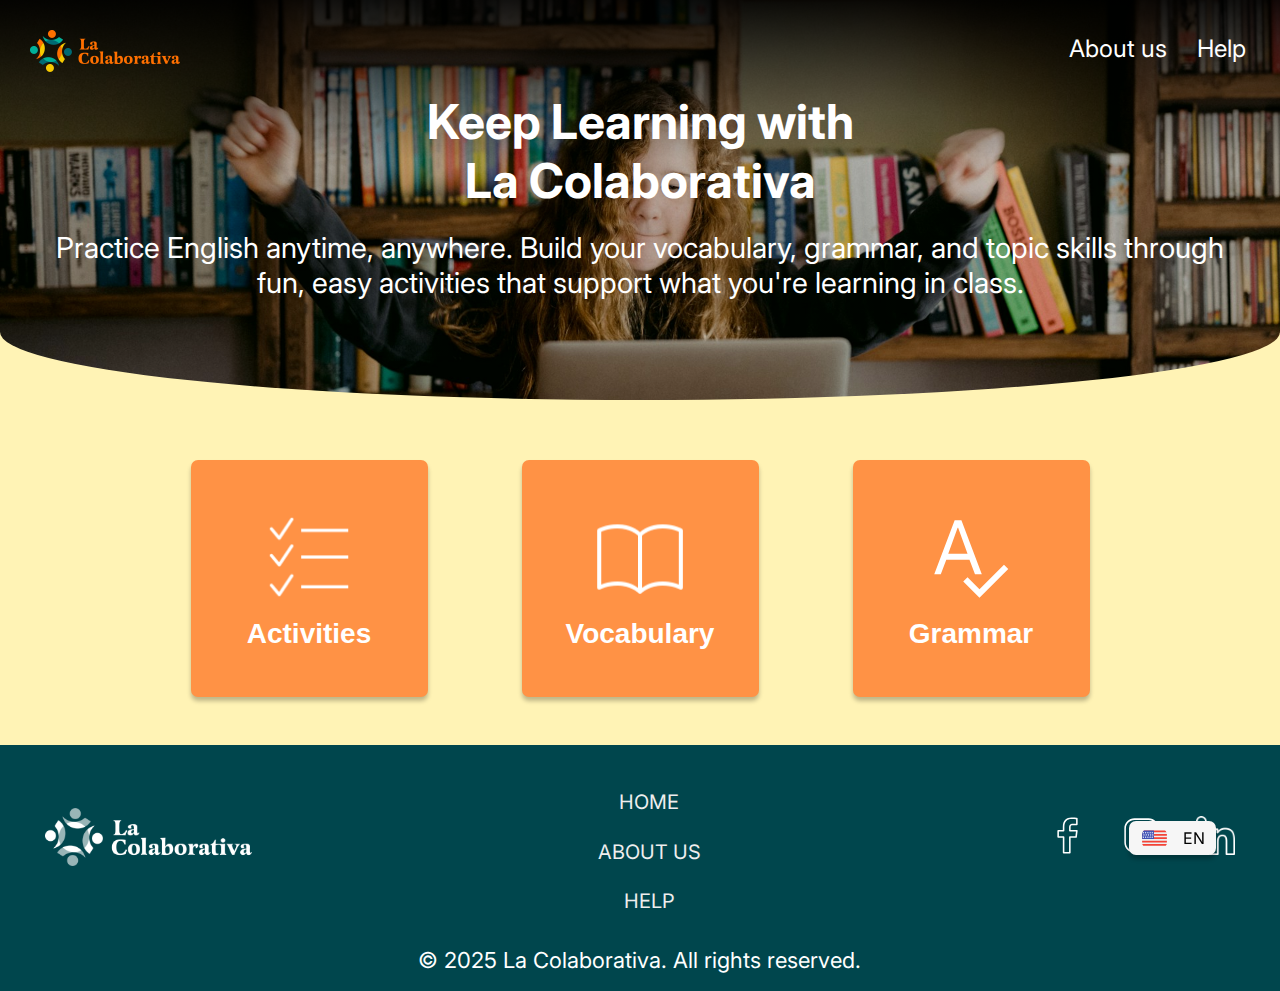
<file: index.html>
<!DOCTYPE html>
<html lang="en">
  <head>
    <meta charset="UTF-8" />
    <meta name="viewport" content="width=device-width, initial-scale=1.0" />
    <link rel="preconnect" href="https://fonts.googleapis.com" />
    <link rel="preconnect" href="https://fonts.gstatic.com" crossorigin />
    <link
      href="https://fonts.googleapis.com/css2?family=Inter:ital,opsz,wght@0,14..32,100..900;1,14..32,100..900&family=Outfit:wght@100..900&family=Roboto:ital,wght@0,100..900;1,100..900&family=Young+Serif&display=swap"
      rel="stylesheet"
    />
    <link rel="stylesheet" href="homepage/style.css" />
    <title>Homepage - ESOL - Web - Applicacion</title>
    <link rel="icon" href="media/Designer.png" type="image/png" />
  </head>
  <body>
    <header>
      <div class="logo-principal">
        <img
          class="logo-principal"
          src="media/LaColaborativa-logo.webp"
          alt="logo principal"
        />
      </div>
      <nav class="hidden about-us-help">
        <a class="enlace" href="aboutUs/about-us.html">About us</a>
        <a class="enlace" href="help/help.html">Help</a>
      </nav>

      <div class="nav">
        <img src="media/icons8-menu-50.png" alt="menu" class="menu" />

        <img
          src="media/icons8-close-50.png"
          alt="close button"
          class="close hidden"
        />
      </div>
    </header>

    <div class="language-selector">
      <div class="language selected default">
        <img class="flag" src="media/us.svg" alt="American flag" />
        <p class="text">EN</p>
      </div>
      <div class="language option hidden">
        <img
          class="flag"
          src="media/icons8-spanish-flag-48.png"
          alt="Spanish flag"
        />
        <p class="text">ES</p>
      </div>
    </div>
    <nav class="navegation">
      <br />
      <a href="aboutUs/about-us.html">About us</a>
      <hr class="linea-del-nav" />
      <a href="help/help.html">Help</a>
    </nav>
    <main>
      <section class="hero">
        <h1>
          Keep Learning with <br />
          <span>La Colaborativa</span>
        </h1>

        <p class="description">
          Practice English anytime, anywhere. Build your vocabulary, grammar,
          and topic skills through fun, easy activities that support what you're
          learning in class.
        </p>
      </section>

      <div class="principal">
        <div>
          <a href="activities/activities.html">
            <button class="activities">
              <img
                class="symbol"
                src="media/icons8-checklist-100.png"
                alt="checklist"
              />
              <p>Activities</p>
            </button></a
          >
        </div>

        <div>
          <a href="#">
            <button class="vocabulary">
              <img
                class="symbol"
                src="media/icons8-open-book-96.png"
                alt="Open book"
              />
              <p>Vocabulary</p>
            </button></a
          >
        </div>
        <div>
          <a href="#">
            <button class="grammar">
              <img
                src="media/spellcheck_80dp_FFF_FILL0_wght400_GRAD0_opsz48.svg"
                alt="spellcheck"
                class="symbol"
              />
              <p>Grammar</p>
            </button></a
          >
        </div>
      </div>
    </main>

    <footer>
      <img
        class="colaborativa-logo"
        src="media/LaColaborativa-Logo_white.png"
        alt="LaColaborativa-Logo_white"
      />
      <hr />
      <section class="links">
        <a class="footer-links" href="index.html">HOME</a>
        <hr />
        <a class="footer-links" href="aboutUs/about-us.html">ABOUT US</a>
        <hr />
        <a class="footer-links" href="help/help.html">HELP</a>
      </section>
      <hr />
      <section class="all-logos">
        <a
          href="https://www.facebook.com/lacolaborativadechelsea/"
          target="_blank"
          ><img
            class="logo"
            src="media/icons8-facebook-logo-50.svg"
            alt="Facebook logo"
        /></a>
        <a
          href="https://www.instagram.com/la_colaborativa/?hl=en"
          target="_blank"
          ><img
            class="logo"
            src="media/icons8-instagram-logo.svg"
            alt="Instagram logo"
        /></a>
        <a
          href="https://www.linkedin.com/company/la-colaborativa#:~:text=Levantando%20al%20pueblo%20~%20Lifting%20people%20up%20%7C,Chelsea%2C%20East%20Boston%2C%20Everett%2C%20Lynn%2C%20Revere%2C%20and%20Malden."
          target="_blank"
        >
          <img
            class="logo"
            src="media/icons8-instagram-logo.png"
            alt="Linkedin logo"
        /></a>
      </section>
      <div class="footer-last-text">
        <p class="last-text">© 2025 La Colaborativa. All rights reserved.</p>
      </div>
    </footer>

    <script src="homepage/script.js"></script>
  </body>
</html>
</file>
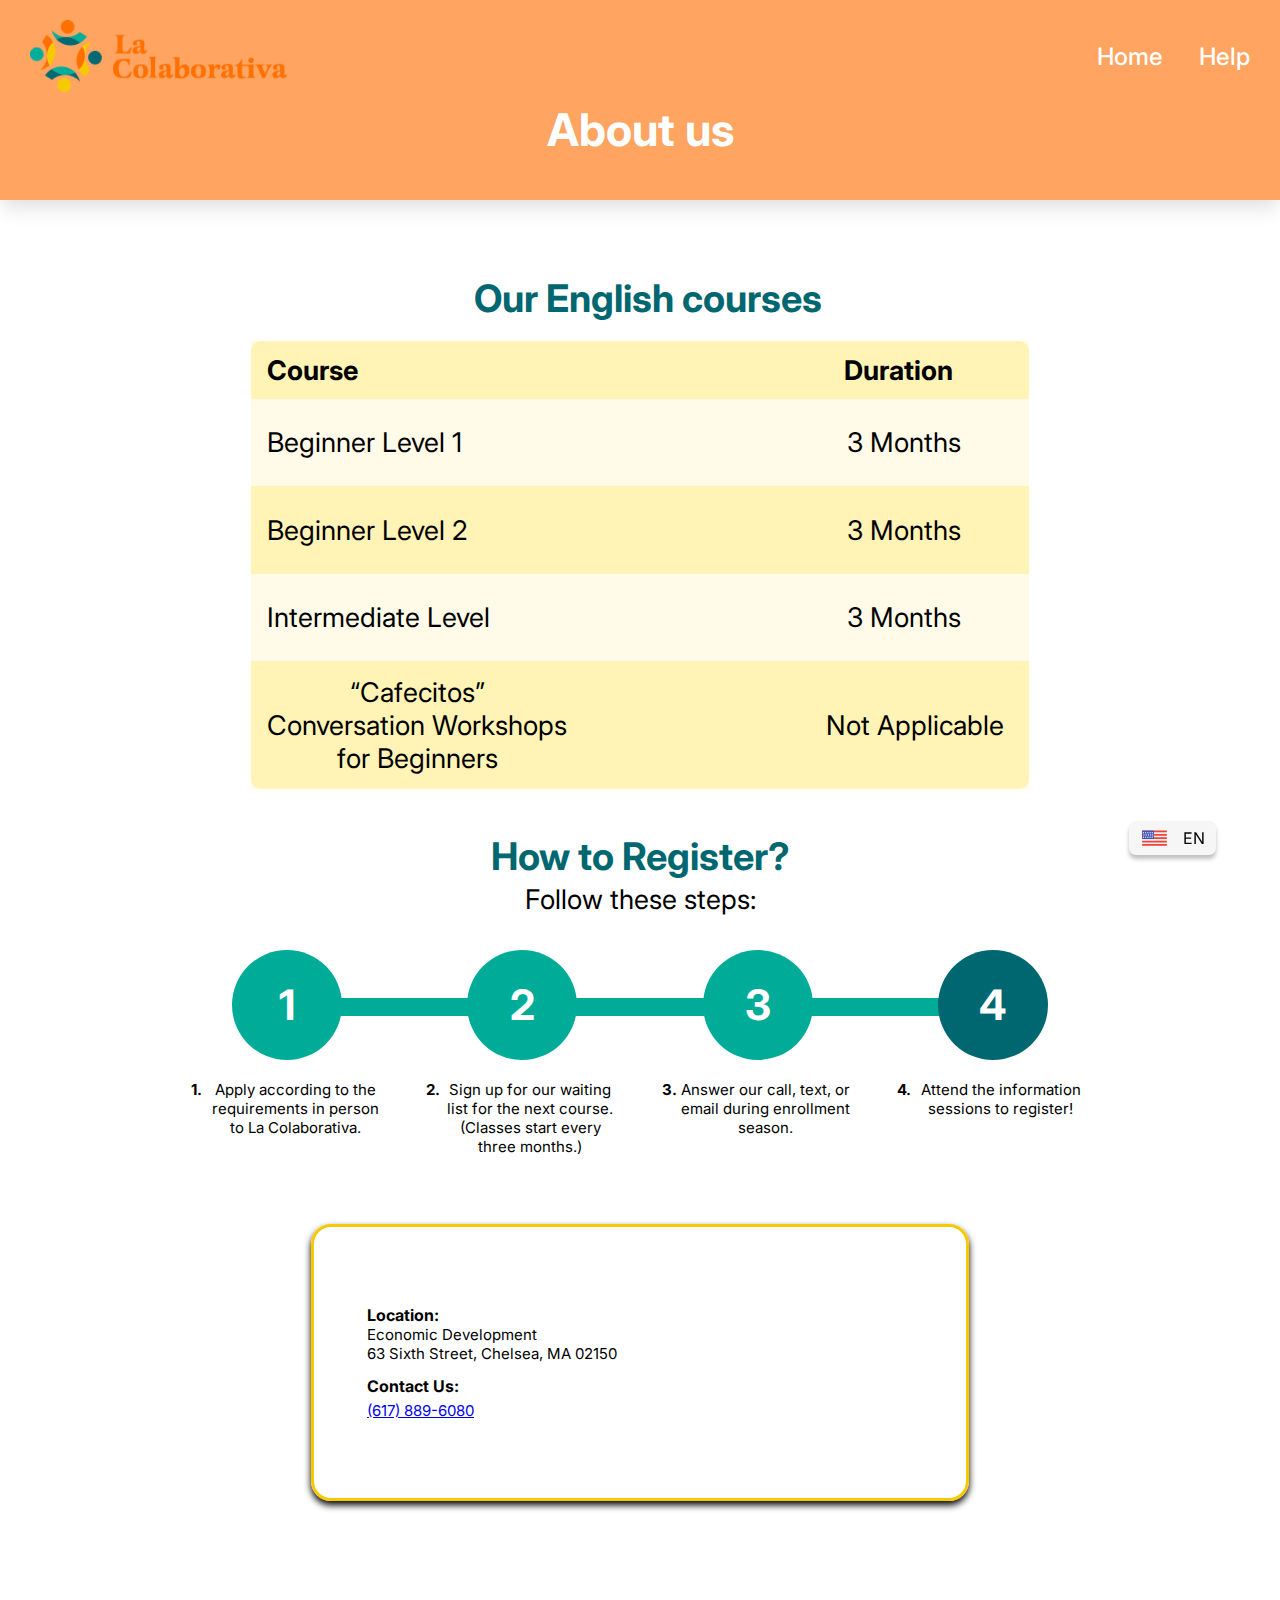
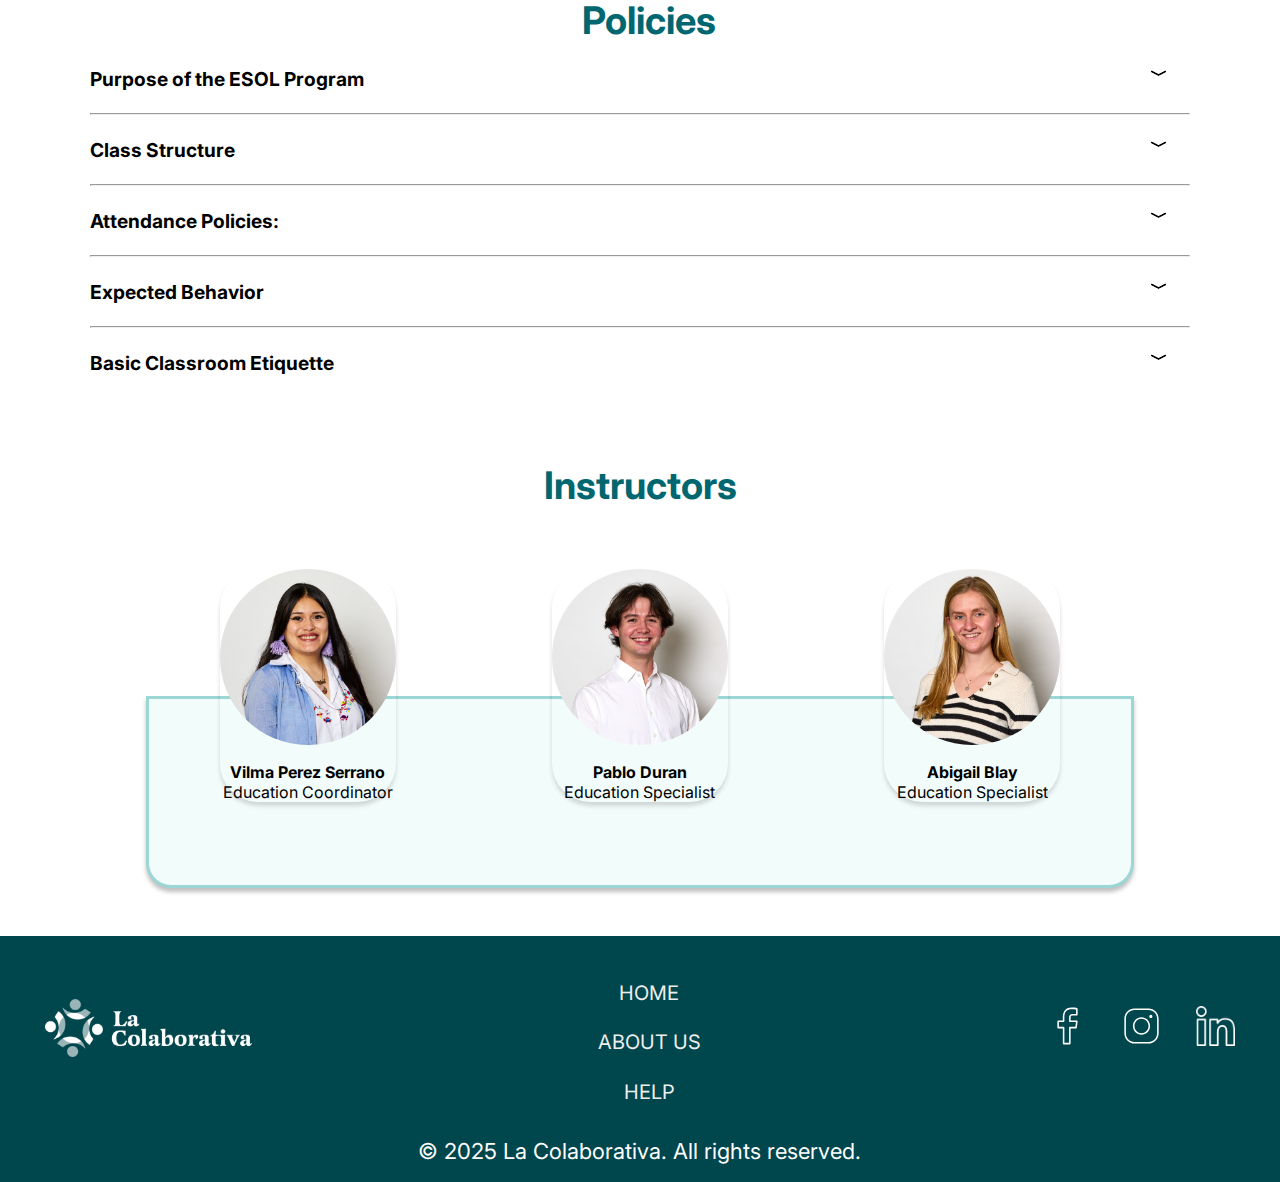
<file: aboutUs/about-us.html>
<!DOCTYPE html>
<html lang="en">
  <head>
    <meta charset="UTF-8" />
    <meta name="viewport" content="width=device-width, initial-scale=1.0" />
    <link rel="stylesheet" href="about-us.css" />
    <link
      href="https://fonts.googleapis.com/css2?family=Inter:ital,opsz,wght@0,14..32,100..900;1,14..32,100..900&family=Outfit:wght@100..900&family=Roboto:ital,wght@0,100..900;1,100..900&family=Young+Serif&display=swap"
      rel="stylesheet"
    />
    <title>About Us - ESOL - Web - Applicacion</title>
    <link rel="icon" href="../media/Designer.png" type="image/png" />
  </head>
  <body>
    <header>
      <div class="enunciado hidden">
        <div class="logo-principal">
          <img
            class="logo-principal"
            src="../media/LaColaborativa-logo.webp"
            alt="logo principal"
          />
        </div>
        <nav class="header-links">
          <a class="header-text" href="../index.html">Home</a>
          <a class="header-text" href="../help/help.html">Help</a>
        </nav>
      </div>
      <div class="go-back">
        <a href="../index.html"
          ><img
            class="arrow-back"
            src="../media/icons8-back-arrow-96.png"
            alt="Arrow back"
        /></a>
      </div>
      <div class="header-text2">
        <h1>About us</h1>
      </div>
    </header>

    <div class="language-selector">
      <div class="language selected default">
        <img class="flag" src="../media/us.svg" alt="American flag" />
        <p class="language-text">EN</p>
      </div>
      <div class="language option hidden">
        <img
          class="flag"
          src="../media/icons8-spanish-flag-48.png"
          alt="Spanish flag"
        />
        <p class="language-text">ES</p>
      </div>
    </div>

    <main>
      <section class="table-section">
        <h2>Our English courses</h2>
        <div class="table">
          <div class="first-column">
            <div class="texto">
              <h5>Course</h5>
            </div>
            <div class="duration">
              <h5>Duration</h5>
            </div>
          </div>
          <div class="second-column">
            <div class="texto">
              <p>Beginner Level 1</p>
            </div>
            <div class="month">
              <p>3 Months</p>
            </div>
          </div>
          <div class="third-column">
            <div class="texto">
              <p>Beginner Level 2</p>
            </div>
            <div class="month">
              <p>3 Months</p>
            </div>
          </div>
          <div class="fourth-column">
            <div class="texto">
              <p>Intermediate Level</p>
            </div>
            <div class="month">
              <p>3 Months</p>
            </div>
          </div>
          <div class="fifth-column">
            <div class="texto">
              <p>
                “Cafecitos” <br />
                Conversation Workshops <br />
                for Beginners
              </p>
            </div>
            <div class="months">
              <p>Not Applicable</p>
            </div>
          </div>
        </div>
      </section>

      <section class="registration-section">
        <h2>How to Register?</h2>
        <p class="follow">Follow these steps:</p>
        <div class="all-steps">
          <div class="steps">
            <div class="circule-shape">1</div>
            <div class="description">
              <p>
                Apply according to the requirements in person to La
                Colaborativa.
              </p>
            </div>
          </div>

          <div class="rectangule-shape"></div>

          <div class="steps">
            <div class="circule-shape">2</div>
            <div class="description">
              <p>
                Sign up for our waiting list for the next course. (Classes start
                every three months.)
              </p>
            </div>
          </div>

          <div class="rectangule-shape"></div>

          <div class="steps">
            <div class="circule-shape">3</div>
            <div class="description">
              <p>Answer our call, text, or email during enrollment season.</p>
            </div>
          </div>

          <div class="rectangule-shape"></div>

          <div class="steps">
            <div class="circule-shape diferent">4</div>
            <div class="description">
              <p>Attend the information sessions to register!</p>
            </div>
          </div>
        </div>
      </section>

      <section class="location-section">
        <div id="location">
          <div id="location-text">
            <h4>Location:</h4>
            <p>
              Economic Development <br />
              63 Sixth Street, Chelsea, MA 02150
            </p>

            <div id="contact">
              <h4>Contact Us:</h4>
              <a href="#">(617) 889-6080</a>
            </div>
          </div>
          <div class="map">
            <iframe
              src="https://www.google.com/maps/embed?pb=!1m18!1m12!1m3!1d2946.478718382867!2d-71.0350472!3d42.39625010000002!2m3!1f0!2f0!3f0!3m2!1i1024!2i768!4f13.1!3m3!1m2!1s0x89e371ba872267cf%3A0x33d01227f4b583ee!2s63%206th%20St%2C%20Chelsea%2C%20MA%2002150!5e0!3m2!1sen!2sus!4v1752452558693!5m2!1sen!2sus"
              width="279"
              height="150"
              style="border: 0"
              allowfullscreen=""
              loading="lazy"
              referrerpolicy="no-referrer-when-downgrade"
            ></iframe>
          </div>
        </div>
      </section>

      <section class="policies-section">
        <h2>Policies</h2>

        <div class="scroll">
          <div class="list">
            <h4 class="h4">Purpose of the ESOL Program</h4>
            <img
              class="arrow-down"
              src="../media/icons8-arrow-down-60.png"
              alt="Arrow Down"
            />
            <img
              class="arrow-up hidden"
              src="../media/icons8-arrow-up-60.png"
              alt="arrow-up"
            />
          </div>
          <div class="parrafo">
            <p class="animation">
              The primary purpose of La Colaborativa's ESOL program is to
              empower adult learners with the English language skills they need
              to succeed in their everyday lives, whether that's at work, at
              home, or in the community. We know that English proficiency is
              more than just a tool for communication- it is a pathway to
              greater independence, confidence, and opportunity.
            </p>
          </div>
        </div>

        <hr />

        <div class="scroll">
          <div class="list">
            <h4 class="h4">Class Structure</h4>
            <img
              class="arrow-down"
              src="../media/icons8-arrow-down-60.png"
              alt="Arrow Down"
            />
            <img
              class="arrow-up hidden"
              src="../media/icons8-arrow-up-60.png"
              alt="arrow-up"
            />
          </div>
          <div class="parrafo">
            <p class="animation">
              Class Structure: Each class focuses on all four essential language
              skills: speaking, listening, reading, and writing.
            </p>
          </div>
        </div>

        <hr />

        <div class="scroll">
          <div class="list">
            <h4 class="h4">Attendance Policies:</h4>
            <img
              class="arrow-down"
              src="../media/icons8-arrow-down-60.png"
              alt="Arrow Down"
            />
            <img
              class="arrow-up hidden"
              src="../media/icons8-arrow-up-60.png"
              alt="arrow-up"
            />
          </div>
          <div class="parrafo">
            <ul class="animation">
              <li>
                Minimum Attendance: Students must attend at least 85% of their
                classes to remain in good standing.
              </li>
              <li>
                Reporting Absences: If you cannot attend a class, please notify
                your instructor before the start of class.
              </li>
              <li>
                Make-Up Classes: In case of an absence, students are encouraged
                to attend office hours or make-up sessions or work with their
                instructor to review missed materials.
              </li>
              <li>
                Excessive Absences: Students who missed more than 15% of classes
                without excused absences may be placed on probation or removed
                from the class until the next enrollment period.
              </li>
            </ul>
          </div>
        </div>

        <hr />

        <div class="scroll">
          <div class="list">
            <h4 class="h4">Expected Behavior</h4>
            <img
              class="arrow-down"
              src="../media/icons8-arrow-down-60.png"
              alt="Arrow Down"
            />
            <img
              class="arrow-up hidden"
              src="../media/icons8-arrow-up-60.png"
              alt="arrow-up"
            />
          </div>
          <div class="parrafo">
            <ul class="animation">
              <li>
                Respect for Others: All students are expected to treat their
                classmates, instructors, and staff kindly and respectfully.
              </li>
              <li>
                Class Participation: Active participation is critical to
                language learning. We encourage students to engage fully in
                class activities, discussions, and group work.
              </li>
              <li>
                Use of Technology: While we welcome technology to enhance
                learning, we ask that students refrain from using their phones
                or other devices for non-class-related activities during class
                time.
              </li>
            </ul>
          </div>
        </div>

        <hr />

        <div class="scroll">
          <div class="list">
            <h4 class="h4">Basic Classroom Etiquette</h4>
            <img
              class="arrow-down"
              src="../media/icons8-arrow-down-60.png"
              alt="Arrow Down"
            />
            <img
              class="arrow-up hidden"
              src="../media/icons8-arrow-up-60.png"
              alt="arrow-up"
            />
          </div>
          <div class="parrafo">
            <ul class="animation">
              <li>
                Arrive on Time: Being on time helps the class start promptly and
                ensures you don't miss important instructions at the beginning
                of the lesson.
              </li>
              <li>
                Be Prepared: Bring all the materials you need for class,
                including your textbook, notebooks, pen, and any homework
                assignments that were given.
              </li>
              <li>
                Help maintain a clean and tidy classroom by disposing of trash
                and organizing your area to create a comfortable learning
                environment.
              </li>
              <li>
                Listen Actively: Listen carefully and avoid interrupting when
                the instructor or your classmates speak.
              </li>
            </ul>
          </div>
        </div>
      </section>

      <section class="instructors">
        <h2>Instructors</h2>
        <div class="teachers">
          <div class="background">
            <div class="photo">
              <img
                class="img"
                src="../media/Vilma Perez-Serrano.jpg"
                alt="Teacher"
              />
            </div>
            <div class="teacher-description">
              <h4>Vilma Perez Serrano</h4>
              <p>Education Coordinator</p>
            </div>
          </div>

          <div class="background">
            <div class="photo">
              <img class="img" src="../media/Pablo Duran.jpg" alt="Teacher" />
            </div>
            <div class="teacher-description">
              <h4>Pablo Duran</h4>
              <p>Education Specialist</p>
            </div>
          </div>

          <div class="background">
            <div class="photo">
              <img class="img" src="../media/Abigail Blay.jpg" alt="Teacher" />
            </div>
            <div class="teacher-description">
              <h4>Abigail Blay</h4>
              <p>Education Specialist</p>
            </div>
          </div>
        </div>
      </section>
    </main>

    <footer>
      <img
        class="colaborativa-logo"
        src="../media/LaColaborativa-Logo_white.png"
        alt="LaColaborativa-Logo_white"
      />
      <hr />
      <section class="links">
        <a class="footer-links" href="../index.html">HOME</a>
        <hr />
        <a class="footer-links" href="about-us.html">ABOUT US</a>
        <hr />
        <a class="footer-links" href="../help/help.html">HELP</a>
      </section>
      <hr />
      <section class="all-logos">
        <a
          href="https://www.facebook.com/lacolaborativadechelsea/"
          target="_blank"
          ><img
            class="logo"
            src="../media/icons8-facebook-logo-50.svg"
            alt="Facebook logo"
        /></a>
        <a
          href="https://www.instagram.com/la_colaborativa/?hl=en"
          target="_blank"
          ><img
            class="logo"
            src="../media/icons8-instagram-logo.svg"
            alt="Instagram logo"
        /></a>
        <a
          href="https://www.linkedin.com/company/la-colaborativa#:~:text=Levantando%20al%20pueblo%20~%20Lifting%20people%20up%20%7C,Chelsea%2C%20East%20Boston%2C%20Everett%2C%20Lynn%2C%20Revere%2C%20and%20Malden."
          target="_blank"
        >
          <img
            class="logo"
            src="../media/icons8-instagram-logo.png"
            alt="Linkedin logo"
        /></a>
      </section>
      <div class="footer-last-text">
        <p class="last-text">© 2025 La Colaborativa. All rights reserved.</p>
      </div>
    </footer>

    <script src="about-us.js"></script>
  </body>
</html>
</file>
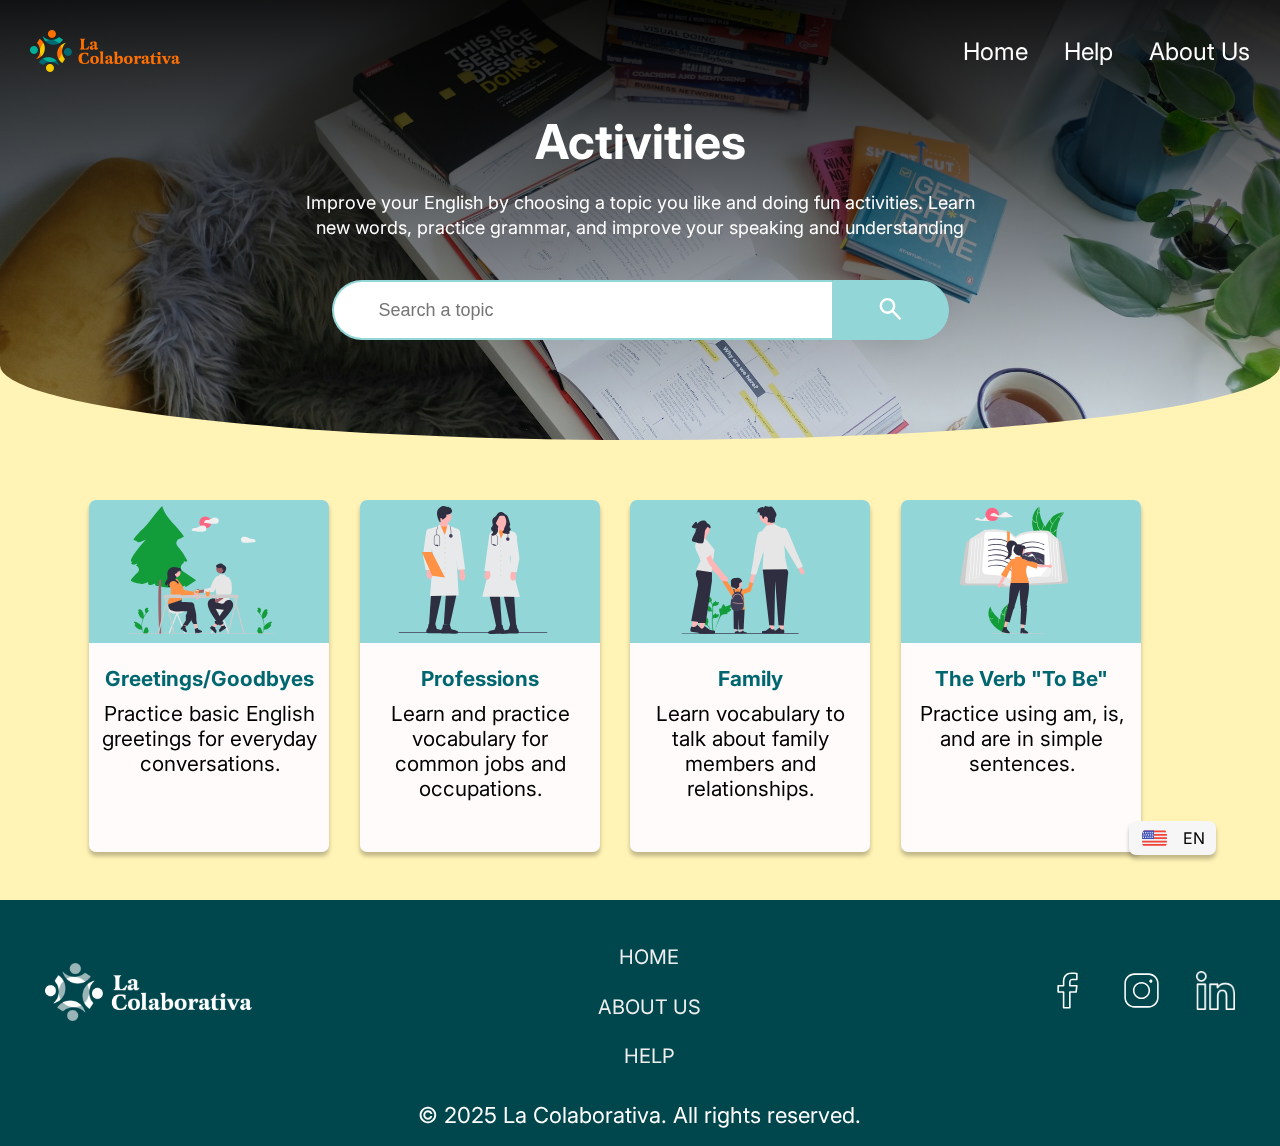
<file: activities/activities.html>
<!DOCTYPE html>
<html lang="en">
  <head>
    <meta charset="UTF-8" />
    <meta name="viewport" content="width=device-width, initial-scale=1.0" />
    <link rel="stylesheet" href="activities.css" />
    <link
      href="https://fonts.googleapis.com/css2?family=Inter:ital,opsz,wght@0,14..32,100..900;1,14..32,100..900&family=Outfit:wght@100..900&family=Roboto:ital,wght@0,100..900;1,100..900&family=Young+Serif&display=swap"
      rel="stylesheet"
    />
    <title>Activities - ESOL - Web - Applicacion</title>
    <link rel="icon" href="../media/Designer.png" type="image/png" />
  </head>
  <body>
    <header>
      <div class="enunciado hidden">
        <div class="logo-principal">
          <a href="../index.html">
            <img
              class="logo-principal"
              src="../media/LaColaborativa-logo.webp"
              alt="logo principal"
            />
          </a>
        </div>

        <nav class="header-links">
          <a class="header-text" href="../index.html">Home</a>
          <a class="header-text" href="../help/help.html">Help</a>
          <a class="header-text" href="../aboutUs/about-us.html">About Us</a>
        </nav>
      </div>

      <div class="go-back">
        <a href="../index.html"
          ><img
            class="arrow-back"
            src="../media/arrow_circle_left_45dp_FFF_FILL0_wght400_GRAD0_opsz48.svg"
            alt="Arrow back"
        /></a>
      </div>

      <div class="header-text2">
        <h2 class="activities-text">Activities</h2>
      </div>
    </header>
    <div class="language-selector">
      <div class="language selected default">
        <img class="flag" src="../media/us.svg" alt="American flag" />
        <p class="language-text">EN</p>
      </div>
      <div class="language option hidden">
        <img
          class="flag"
          src="../media/icons8-spanish-flag-48.png"
          alt="Spanish flag"
        />
        <p class="language-text">ES</p>
      </div>
    </div>
    <main>
      <section class="input-and-text">
        <div class="input-container">
          <input id="input" type="text" placeholder="Search a topic" />
          <button class="search">
            <img
              class="search-icon"
              src="../media/search_25dp_FFF_FILL0_wght400_GRAD0_opsz24.svg"
              alt="Search icon"
            />
          </button>
        </div>
        <div class="text">
          <p>
            Improve your English by choosing a topic you like and doing fun
            activities. Learn new words, practice grammar, and improve your
            speaking and understanding
          </p>
        </div>
      </section>

      <section class="all-sections">
        <div
          class="topics greetings"
          onclick="window.location.href='../activities1/activities1.html'"
        >
          <div class="background">
            <img
              class="image"
              src="../media/Greetings.svg"
              alt="A man and a woman talking to each other"
            />
          </div>
          <div class="description">
            <h3>Greetings/Goodbyes</h3>
            <p>Practice basic English greetings for everyday conversations.</p>
          </div>
        </div>

        <div class="topics professions">
          <div class="background">
            <img
              class="image"
              src="../media/undraw_doctors_djoj.svg"
              alt="Two doctors making a conversation"
            />
          </div>
          <div class="description">
            <h3>Professions</h3>
            <p>
              Learn and practice vocabulary for common jobs and occupations.
            </p>
          </div>
        </div>

        <div class="topics family">
          <div class="background">
            <img
              class="image"
              src="../media/undraw_family_6gj8.svg"
              alt="A beautiful family"
            />
          </div>
          <div class="description">
            <h3>Family</h3>
            <p>
              Learn vocabulary to talk about family members and relationships.
            </p>
          </div>
        </div>

        <div class="topics to-be">
          <div class="background">
            <img
              class="image"
              src="../media/undraw_bibliophile_sbt0.svg"
              alt="A woman reading a book"
            />
          </div>
          <div class="description">
            <h3>The Verb "To Be"</h3>
            <p>Practice using am, is, and are in simple sentences.</p>
          </div>
        </div>
      </section>

      <div class="modal">
        <div class="header">
          <h3 class="difficult">Select a level</h3>
          <button class="close-window">&times;</button>
        </div>
        <section class="levels">
          <div class="box">
            <label class="radio-personalizado">
              <input type="radio" name="difficult" value="basic" checked /><span
                class="radio-circulo"
              ></span>
              Basic
            </label>
          </div>
          <div class="box">
            <label class="radio-personalizado">
              <input type="radio" name="difficult" value="intermediate" /><span
                class="radio-circulo"
              ></span
              >Intermediate
            </label>
          </div>
          <div class="box">
            <label class="radio-personalizado">
              <input type="radio" name="difficult" value="advanced" /><span
                class="radio-circulo"
              ></span
              >Advanced
            </label>
          </div>
        </section>
        <div>
          <button class="confirm">OK</button>
        </div>
      </div>

      <div class="overlay hidden"></div>
    </main>

    <footer>
      <img
        class="colaborativa-logo"
        src="../media/LaColaborativa-Logo_white.png"
        alt="LaColaborativa-Logo_white"
      />
      <hr />
      <section class="links">
        <a class="footer-links" href="../index.html">HOME</a>
        <hr />
        <a class="footer-links" href="../aboutUs/about-us.html">ABOUT US</a>
        <hr />
        <a class="footer-links" href="../help/help.html">HELP</a>
      </section>
      <hr />
      <section class="all-logos">
        <a
          href="https://www.facebook.com/lacolaborativadechelsea/"
          target="_blank"
          ><img
            class="logo"
            src="../media/icons8-facebook-logo-100.svg"
            alt="Facebook logo"
        /></a>
        <a
          href="https://www.instagram.com/la_colaborativa/?hl=en"
          target="_blank"
          ><img
            class="logo"
            src="../media/icons8-instagram-logo.svg"
            alt="Instagram logo"
        /></a>
        <a
          href="https://www.linkedin.com/company/la-colaborativa#:~:text=Levantando%20al%20pueblo%20~%20Lifting%20people%20up%20%7C,Chelsea%2C%20East%20Boston%2C%20Everett%2C%20Lynn%2C%20Revere%2C%20and%20Malden."
          target="_blank"
        >
          <img
            class="logo"
            src="../media/icons8-instagram-logo.png"
            alt="Linkedin logo"
        /></a>
      </section>
      <div class="footer-last-text">
        <p class="last-text">© 2025 La Colaborativa. All rights reserved.</p>
      </div>
    </footer>

    <script src="activities.js"></script>
  </body>
</html>
</file>
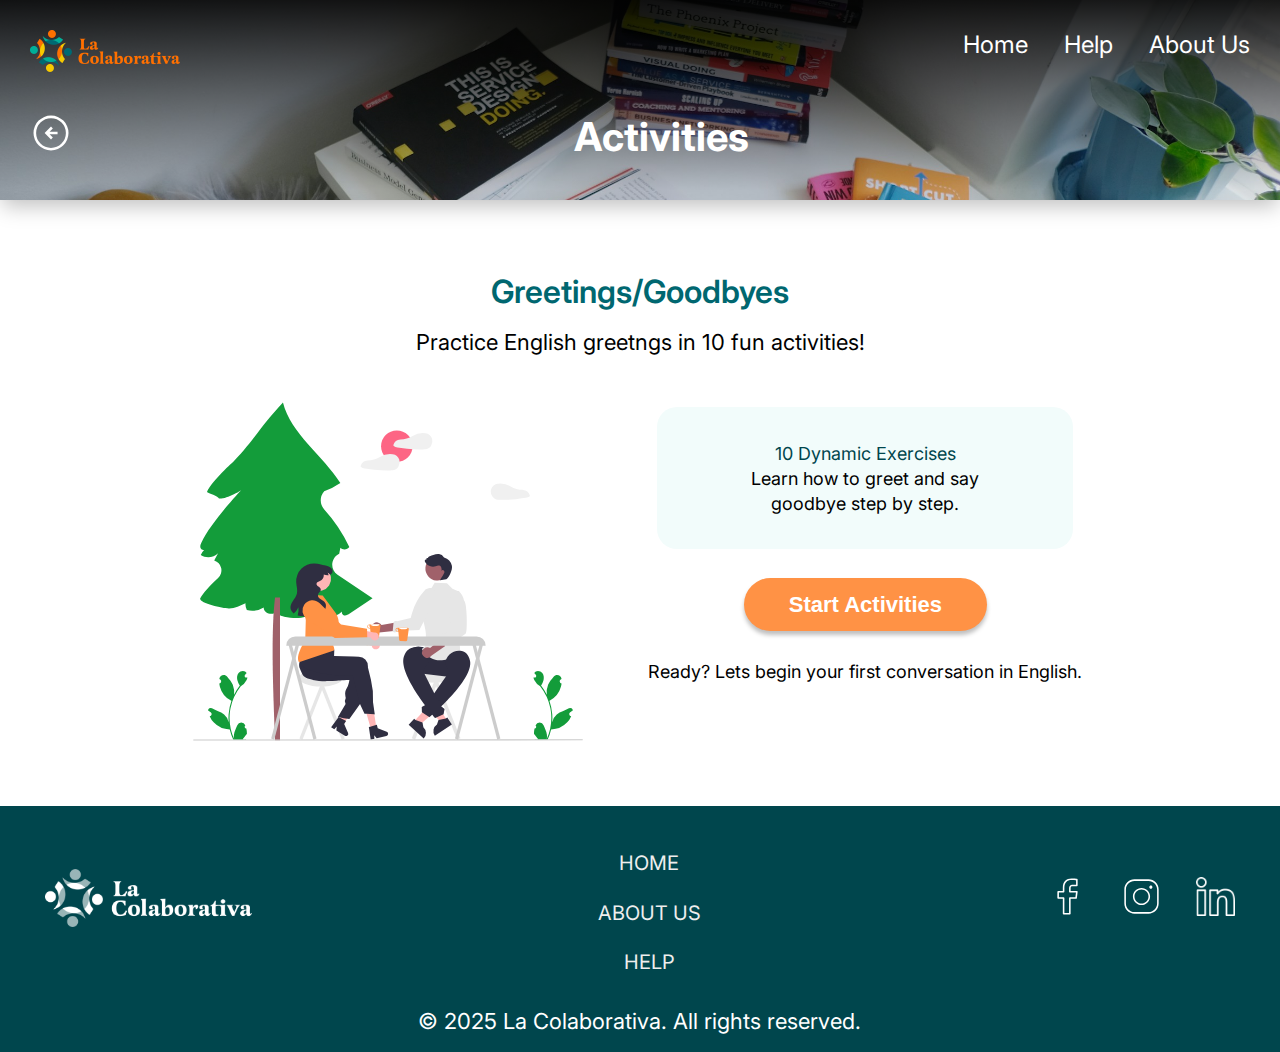
<file: activities1/activities1.html>
<!DOCTYPE html>
<html lang="en">
  <head>
    <meta charset="UTF-8" />
    <meta name="viewport" content="width=device-width, initial-scale=1.0" />
    <link
      href="https://fonts.googleapis.com/css2?family=Inter:ital,opsz,wght@0,14..32,100..900;1,14..32,100..900&family=Outfit:wght@100..900&family=Roboto:ital,wght@0,100..900;1,100..900&family=Young+Serif&display=swap"
      rel="stylesheet"
    />
    <link rel="stylesheet" href="activities1.css" />
    <title>
      Activities | Greetings and Goodbyes - ESOL - Web - Applicacion
    </title>
    <link rel="icon" href="../media/Designer.png" type="image/png" />
  </head>
  <body>
    <header>
      <div class="head-header hidden">
        <div class="logo-principal">
          <a href="../index.html">
            <img
              class="logo-principal"
              src="../media/LaColaborativa-logo.webp"
              alt="logo principal"
            />
          </a>
        </div>

        <nav class="header-links">
          <a class="header-text" href="../index.html">Home</a>
          <a class="header-text" href="../help/help.html">Help</a>
          <a class="header-text" href="../aboutUs/about-us.html">About Us</a>
        </nav>
      </div>

      <div class="head-header-2">
        <div class="go-back">
          <a href="../activities/activities.html"
            ><img
              class="arrow-back"
              src="../media/arrow_circle_left_45dp_FFF_FILL0_wght400_GRAD0_opsz48.svg"
              alt="Arrow back"
          /></a>
        </div>

        <div class="header-text2">
          <h2 class="activities-text">Activities</h2>
        </div>

        <div class="go-home">
          <a href="../index.html">
            <img
              src="../media/home_37dp_FFFFFF_FILL1_wght400_GRAD0_opsz40.svg"
              alt="home"
              class="home"
          /></a>
        </div>
      </div>
    </header>

    <!-- Falta:  cambiar la animacion a shake para los erroneos. -->

    <main>
      <section class="pagina-intermedia">
        <div class="exercise">
          <div class="principio">
            <h3>Greetings/Goodbyes</h3>
            <p>Practice English greetngs in 10 fun activities!</p>
          </div>

          <section class="big-container">
            <div class="foto-principal">
              <img
                src="../media/Greetings.svg"
                alt="two guys greeting to each other"
                class="saludo"
              />
            </div>

            <div class="right">
              <div class="explicacion">
                <p class="color">10 Dynamic Exercises</p>
                <p>Learn how to greet and say goodbye step by step.</p>
              </div>

              <div class="boton boton-0">
                <button>Start Activities</button>
              </div>

              <div class="ultimas-palabras">
                Ready? Lets begin your first conversation in English.
              </div>
            </div>
          </section>
        </div>
      </section>

      <!-- --------------------------------------------- -->
      <section class="exercise-1 hidden">
        <div class="exercise">
          <div class="enunciado">
            <span class="number"
              ><span class="number-value">1</span> of 10</span
            >
            <p>
              Drag (or tap in the correct order) the propper Greeting words to
              complete the following conversation:
            </p>
          </div>

          <div class="dialogo-boton">
            <div class="dialogo">
              <div class="woman">
                <div class="imagen">
                  <img
                    src="../media/undraw_female-avatar_7t6k.svg"
                    alt="woman"
                  />
                </div>

                <div class="texto">
                  <p>
                    <span class="word"
                      ><span class="word-text">Hello</span></span
                    >.
                  </p>
                </div>
              </div>

              <div class="man">
                <div class="texto">
                  <p>
                    <span class="word"><span class="word-text">Hi</span></span>
                  </p>
                </div>

                <div class="imagen-man">
                  <img src="../media/undraw_male-avatar_zkzx.svg" alt="man" />
                </div>
              </div>

              <div class="woman">
                <div class="imagen">
                  <img
                    src="../media/undraw_female-avatar_7t6k.svg"
                    alt="woman"
                  />
                </div>

                <div class="texto">
                  <span class="word"
                    ><span class="word-text">How are you?</span></span
                  >
                </div>
              </div>

              <div class="man">
                <div class="texto">
                  <p>I'm fine, thank you. And you?</p>
                </div>

                <div class="imagen-man">
                  <img src="../media/undraw_male-avatar_zkzx.svg" alt="man" />
                </div>
              </div>

              <div class="woman">
                <div class="imagen">
                  <img
                    src="../media/undraw_female-avatar_7t6k.svg"
                    alt="woman"
                  />
                </div>

                <div class="texto">
                  <span class="word"
                    ><span class="word-text">I'm doing well</span></span
                  >, thanks.
                </div>
              </div>

              <div class="man">
                <div class="texto">
                  <p>I'm Bob. What's your name?</p>
                </div>

                <div class="imagen-man">
                  <img src="../media/undraw_male-avatar_zkzx.svg" alt="man" />
                </div>
              </div>

              <div class="woman">
                <div class="imagen">
                  <img
                    src="../media/undraw_female-avatar_7t6k.svg"
                    alt="woman"
                  />
                </div>

                <div class="texto">
                  <p>
                    I'm Anna,
                    <span class="word"
                      ><span class="word-text">Nice to meet you</span></span
                    >
                  </p>
                </div>
              </div>

              <div class="man">
                <div class="texto">
                  <p>You too.</p>
                </div>

                <div class="imagen-man">
                  <img src="../media/undraw_male-avatar_zkzx.svg" alt="man" />
                </div>
              </div>

              <div class="woman">
                <div class="imagen">
                  <img
                    src="../media/undraw_female-avatar_7t6k.svg"
                    alt="woman"
                  />
                </div>

                <div class="texto">
                  <p>I have to go now.</p>
                </div>
              </div>

              <div class="man">
                <div class="texto">
                  <p>
                    Okay,
                    <span class="word"
                      ><span class="word-text">Have a good day</span></span
                    >.
                  </p>
                </div>

                <div class="imagen-man">
                  <img src="../media/undraw_male-avatar_zkzx.svg" alt="man" />
                </div>
              </div>

              <div class="woman">
                <div class="imagen">
                  <img
                    src="../media/undraw_female-avatar_7t6k.svg"
                    alt="woman"
                  />
                </div>

                <div class="texto">
                  <span class="word"
                    ><span class="word-text">Goodbye</span></span
                  >.
                </div>
              </div>
            </div>

            <div class="opt-boton">
              <section class="list-of-words">
                <div draggable="true" class="option" data-value="Goodbye">
                  Goodbye
                </div>

                <div draggable="true" class="option" data-value="How are you?">
                  How are you?
                </div>

                <div draggable="true" class="option" data-value="Hello">
                  Hello
                </div>

                <div
                  draggable="true"
                  class="option"
                  data-value="Have a good day"
                >
                  Have a good day
                </div>

                <div
                  draggable="true"
                  class="option"
                  data-value="I'm doing well"
                >
                  I'm doing well
                </div>

                <div draggable="true" class="option" data-value="Hi">Hi</div>

                <div
                  draggable="true"
                  class="option"
                  data-value="Nice to meet you"
                >
                  Nice to meet you
                </div>
              </section>

              <div class="boton boton-1">
                <button>
                  Next
                  <img
                    class="arrow"
                    src="../media/chevron_right_40dp_FFFFFF_FILL1_wght400_GRAD0_opsz40.svg"
                    alt="forward arrow"
                  />
                </button>
              </div>
            </div>
          </div>
        </div>
      </section>

      <!-- --------------------------------------------- -->

      <section class="exercise-2 hidden">
        <div class="exercise">
          <div class="enunciado">
            <span class="number"
              ><span class="number-value">2</span> of 10</span
            >
            <p>Match each picture with the correct word:</p>
          </div>

          <div class="principal">
            <div class="column">
              <div class="pic" data-value="Good-Morning">
                <img
                  class="img"
                  src="../media/partly_cloudy_day_24dp_FF9245_FILL0_wght400_GRAD0_opsz24.svg"
                  alt="sun"
                />
              </div>

              <div class="pic" data-value="Goodbye">
                <img
                  class="foto"
                  src="../media/undraw_shopping-bags_nfsf.svg"
                  alt="goodbyes"
                />
              </div>

              <div class="pic" data-value="Good-Evening">
                <img class="img" src="../media/night-time.svg" alt="moon" />
              </div>

              <div class="pic" data-value="Hello">
                <img
                  class="foto"
                  src="../media/undraw_interview_yz52.svg"
                  alt="greetings"
                />
              </div>
            </div>

            <div class="column1">
              <div class="dropzone" data-value="Good-Evening">
                <p class="partener">Good Evening</p>
              </div>

              <div class="dropzone" data-value="Good-Morning">
                <p class="partener">Good Morning</p>
              </div>

              <div class="dropzone" data-value="Hello">
                <p class="partener">Hello!</p>
              </div>

              <div class="dropzone" data-value="Goodbye">
                <p class="partener">Goodbye</p>
              </div>
            </div>
          </div>

          <div class="boton boton-2">
            <button>
              Next
              <img
                class="arrow"
                src="../media/chevron_right_40dp_FFFFFF_FILL1_wght400_GRAD0_opsz40.svg"
                alt="forward arrow"
              />
            </button>
          </div>
        </div>
      </section>

      <!-- ---------------------------------------------- -->

      <section class="exercise-3 hidden">
        <div class="exercise">
          <div class="enunciado">
            <span class="number"
              ><span class="number-value">3</span> of 10</span
            >
            <p>
              Read a situation and select the appropriate greeting or farewell
            </p>
          </div>
          <div class="main">
            <section class="main-pic">
              <img
                src="../media/pexels-cytonn-955388.jpg"
                alt="greeting"
                class="hands"
              />
            </section>

            <section class="opciones">
              <p>You arrive at class at 9:00 a.m :</p>

              <div class="input-radio">
                <label class="personalized">
                  <input type="radio" name="option" value="Good-Morning" />
                  <span class="circule"></span>
                  "Good Morning"</label
                >

                <label class="personalized">
                  <input type="radio" name="option" value="Goodbye" />
                  <span class="circule"></span>
                  "Goodbye"</label
                >

                <label class="personalized">
                  <input type="radio" name="option" value="Good-Night" />
                  <span class="circule"></span>
                  "Good Night"</label
                >
              </div>
            </section>

            <div class="boton boton-3">
              <button>
                Next
                <img
                  class="arrow"
                  src="../media/chevron_right_40dp_FFFFFF_FILL1_wght400_GRAD0_opsz40.svg"
                  alt="forward arrow"
                />
              </button>
            </div>
          </div>
        </div>
      </section>

      <!-- --------------------------------------------- -->

      <section class="exercise-4 hidden">
        <div class="exercise">
          <div class="enunciado">
            <span class="number"
              ><span class="number-value">4</span> of 10</span
            >
            <p>
              Read a situation and select the appropriate greeting or farewell
            </p>
          </div>

          <div class="main-text">
            <div class="audio">
              <img
                src="../media/volume_up_55dp_FFFFFF_FILL1_wght400_GRAD0_opsz48.svg"
                alt="volumen"
                class="volumen"
              />
            </div>

            <div class="descripcion">
              <p>What does the audio say?</p>
            </div>

            <div class="opciones">
              <div class="row" data-value="meet">Nice to meet you</div>

              <div class="row" data-value="see">Nice to see you</div>

              <div class="row" data-value="know">Nice to know you</div>
            </div>
          </div>

          <div class="boton boton-4">
            <button>
              Next
              <img
                class="arrow"
                src="../media/chevron_right_40dp_FFFFFF_FILL1_wght400_GRAD0_opsz40.svg"
                alt="forward arrow"
              />
            </button>
          </div>
        </div>
      </section>

      <!-- --------------------------------------------- -->

      <section class="exercise-5 hidden">
        <div class="exercise">
          <div class="enunciado">
            <span class="number"
              ><span class="number-value">5</span> of 10</span
            >
            <p>
              Look at the picture and tap the letters in the correct order to
              spell the word:
            </p>
          </div>

          <div class="main-5">
            <div class="main-picture"></div>

            <div class="ejercicio">
              <span class="word words"><span class="word-text">G</span></span>
              <span class="word words"><span class="word-text">o</span></span>
              <span class="word words"><span class="word-text">o</span></span>
              <span class="word words"><span class="word-text">d</span></span>
              <span class="word words"><span class="word-text">b</span></span>
              <span class="word words"><span class="word-text">y</span></span>
              <span class="word words"><span class="word-text">e</span></span>
            </div>

            <section class="list-of-opt">
              <div draggable="true" class="option opt" data-value="i">i</div>

              <div draggable="true" class="option opt" data-value="o">o</div>

              <div draggable="true" class="option opt" data-value="o">o</div>

              <div draggable="true" class="option opt" data-value="d">d</div>

              <div draggable="true" class="option opt" data-value="e">e</div>

              <div draggable="true" class="option opt" data-value="u">u</div>

              <div draggable="true" class="option opt" data-value="y">y</div>

              <div draggable="true" class="option opt" data-value="G">G</div>

              <div draggable="true" class="option opt" data-value="b">b</div>
            </section>
          </div>

          <div class="boton boton-5">
            <button>
              Next
              <img
                class="arrow"
                src="../media/chevron_right_40dp_FFFFFF_FILL1_wght400_GRAD0_opsz40.svg"
                alt="forward arrow"
              />
            </button>
          </div>
        </div>
      </section>

      <!-- --------------------------------------------- -->
      <section class="exercise-6 hidden">
        <div class="exercise">
          <div class="enunciado">
            <span class="number"
              ><span class="number-value">6</span> of 10</span
            >
            <p>
              Read a situation and select the appropriate greeting or farewell
            </p>
          </div>

          <div class="main-text">
            <div class="audio audio-2">
              <img
                src="../media/volume_up_55dp_FFFFFF_FILL1_wght400_GRAD0_opsz48.svg"
                alt="volumen"
                class="volumen"
              />
            </div>

            <div class="descripcion">
              <p>What does the audio say?</p>
            </div>

            <div class="opciones">
              <div class="row" data-value="morning">Good morning</div>

              <div class="row" data-value="bye">Goodbye</div>

              <div class="row" data-value="see">Good Night</div>
            </div>
          </div>

          <div class="boton boton-6">
            <button>
              Next
              <img
                class="arrow"
                src="../media/chevron_right_40dp_FFFFFF_FILL1_wght400_GRAD0_opsz40.svg"
                alt="forward arrow"
              />
            </button>
          </div>
        </div>
      </section>

      <!-- --------------------------------------------- -->
      <section class="exercise-7 hidden">
        <div class="exercise">
          <div class="enunciado">
            <span class="number"
              ><span class="number-value">7</span> of 10</span
            >
            <p>Match each word with its translation:</p>
          </div>

          <div class="principal">
            <div class="column column--2">
              <div class="pic mayor-width" data-value="see-u-later">
                See you later!
              </div>

              <div class="pic mayor-width" data-value="good-afternoon">
                Good Afternoon!
              </div>

              <div class="pic mayor-width" data-value="nice-day">
                Have a nice day!
              </div>

              <div class="pic mayor-width" data-value="good-evening">
                Good Evening!
              </div>
            </div>

            <div class="column1 column--2">
              <div class="dropzone mayor-width" data-value="good-evening">
                <p>¡Buenas noches!</p>
              </div>

              <div class="dropzone mayor-width" data-value="nice-day">
                <p>¡Que tengas un lindo dia!</p>
              </div>

              <div class="dropzone mayor-width" data-value="see-u-later">
                <p>¡Te veo mas tarde!</p>
              </div>

              <div class="dropzone mayor-width" data-value="good-afternoon">
                <p>¡Buenas tardes!</p>
              </div>
            </div>
          </div>

          <div class="boton boton-7">
            <button>
              Next
              <img
                class="arrow"
                src="../media/chevron_right_40dp_FFFFFF_FILL1_wght400_GRAD0_opsz40.svg"
                alt="forward arrow"
              />
            </button>
          </div>
        </div>
      </section>

      <!-- ------------------------------------------ -->

      <section class="exercise-8 hidden">
        <div class="exercise">
          <div class="enunciado">
            <span class="number"
              ><span class="number-value">8</span> of 10</span
            >
            <p>
              Read a situation and select the appropriate greeting or farewell
            </p>
          </div>
          <div class="main">
            <section class="main-pic">
              <img
                src="../media/see you tomorrow.jpg"
                alt="group of friends saying goodbye"
                class="friends"
              />
            </section>

            <section class="opciones">
              <p>Sofia says goodbye to her friends after playing:</p>

              <div class="input-radio">
                <label class="personalized">
                  <input type="radio" name="option" value="Hello" />
                  <span class="circule"></span>
                  "Hello"</label
                >

                <label class="personalized">
                  <input type="radio" name="option" value="Good-Morning" />
                  <span class="circule"></span>
                  "See you tomorrow!"</label
                >

                <label class="personalized">
                  <input type="radio" name="option" value="How-are-you" />
                  <span class="circule"></span>
                  "How are you?"</label
                >
              </div>
            </section>

            <div class="boton boton-8">
              <button>
                Next
                <img
                  class="arrow"
                  src="../media/chevron_right_40dp_FFFFFF_FILL1_wght400_GRAD0_opsz40.svg"
                  alt="forward arrow"
                />
              </button>
            </div>
          </div>
        </div>
      </section>

      <!-- --------------------------------------------- -->

      <section class="exercise-9 hidden">
        <div class="exercise">
          <div class="enunciado">
            <span class="number"
              ><span class="number-value">9</span> of 10</span
            >
            <p>
              Look at the following image and tap the correct words to form the
              sentence:
            </p>
          </div>

          <div class="main-5">
            <div class="main-image">
              <img src="../media/pexels-zen-chung-5537580.jpg" alt="" />
            </div>

            <div class="ejercicio">
              <span class="word square words"
                ><span class="word-text">Nice</span></span
              >
              <span class="word square words"
                ><span class="word-text">to</span></span
              >
              <span class="word square words"
                ><span class="word-text">meet</span></span
              >
              <span class="word square words"
                ><span class="word-text">you!</span></span
              >
            </div>

            <section class="list-of-opt">
              <div
                draggable="true"
                class="option opt lista-opciones"
                data-value="i"
              >
                I
              </div>

              <div
                draggable="true"
                class="option opt lista-opciones"
                data-value="to"
              >
                to
              </div>

              <div
                draggable="true"
                class="option opt lista-opciones"
                data-value="o"
              >
                day
              </div>

              <div
                draggable="true"
                class="option opt lista-opciones"
                data-value="d"
              >
                the
              </div>

              <div
                draggable="true"
                class="option opt lista-opciones"
                data-value="e"
              >
                of
              </div>

              <div
                draggable="true"
                class="option opt lista-opciones"
                data-value="you!"
              >
                you!
              </div>

              <div
                draggable="true"
                class="option opt lista-opciones"
                data-value="y"
              >
                have
              </div>

              <div
                draggable="true"
                class="option opt lista-opciones"
                data-value="meet"
              >
                meet
              </div>

              <div
                draggable="true"
                class="option opt lista-opciones"
                data-value="Nice"
              >
                Nice
              </div>
            </section>
          </div>

          <div class="boton boton-9">
            <button>
              Next
              <img
                class="arrow"
                src="../media/chevron_right_40dp_FFFFFF_FILL1_wght400_GRAD0_opsz40.svg"
                alt="forward arrow"
              />
            </button>
          </div>
        </div>
      </section>

      <!-- --------------------------------------------- -->

      <section class="exercise-10 hidden">
        <div class="exercise">
          <div class="enunciado">
            <span class="number"
              ><span class="number-value">10</span> of 10</span
            >
            <p>
              Drag (or tap in the correct order) the propper Greeting words to
              complete the following conversation:
            </p>
          </div>

          <div class="dialogo-boton">
            <div class="dialogo">
              <div class="woman">
                <div class="imagen">
                  <img
                    src="../media/undraw_female-avatar_7t6k.svg"
                    alt="woman"
                  />
                </div>

                <div class="texto">
                  <p>
                    <span class="word"
                      ><span class="word-text">Hello</span></span
                    >.
                  </p>
                </div>
              </div>

              <div class="man">
                <div class="texto">
                  <p>
                    <span class="word"><span class="word-text">Hi</span></span>
                  </p>
                </div>

                <div class="imagen-man">
                  <img src="../media/undraw_male-avatar_zkzx.svg" alt="man" />
                </div>
              </div>

              <div class="woman">
                <div class="imagen">
                  <img
                    src="../media/undraw_female-avatar_7t6k.svg"
                    alt="woman"
                  />
                </div>

                <div class="texto">
                  <span class="word"
                    ><span class="word-text">How are you?</span></span
                  >
                </div>
              </div>

              <div class="man">
                <div class="texto">
                  <p>I'm fine, thank you. And you?</p>
                </div>

                <div class="imagen-man">
                  <img src="../media/undraw_male-avatar_zkzx.svg" alt="man" />
                </div>
              </div>

              <div class="woman">
                <div class="imagen">
                  <img
                    src="../media/undraw_female-avatar_7t6k.svg"
                    alt="woman"
                  />
                </div>

                <div class="texto">
                  <span class="word"
                    ><span class="word-text">I'm doing well</span></span
                  >, thanks.
                </div>
              </div>

              <div class="man">
                <div class="texto">
                  <p>I'm Bob. What's your name?</p>
                </div>

                <div class="imagen-man">
                  <img src="../media/undraw_male-avatar_zkzx.svg" alt="man" />
                </div>
              </div>

              <div class="woman">
                <div class="imagen">
                  <img
                    src="../media/undraw_female-avatar_7t6k.svg"
                    alt="woman"
                  />
                </div>

                <div class="texto">
                  <p>
                    I'm Anna,
                    <span class="word"
                      ><span class="word-text">Nice to meet you</span></span
                    >
                  </p>
                </div>
              </div>

              <div class="man">
                <div class="texto">
                  <p>You too.</p>
                </div>

                <div class="imagen-man">
                  <img src="../media/undraw_male-avatar_zkzx.svg" alt="man" />
                </div>
              </div>

              <div class="woman">
                <div class="imagen">
                  <img
                    src="../media/undraw_female-avatar_7t6k.svg"
                    alt="woman"
                  />
                </div>

                <div class="texto">
                  <p>I have to go now.</p>
                </div>
              </div>

              <div class="man">
                <div class="texto">
                  <p>
                    Okay,
                    <span class="word"
                      ><span class="word-text">Have a good day</span></span
                    >.
                  </p>
                </div>

                <div class="imagen-man">
                  <img src="../media/undraw_male-avatar_zkzx.svg" alt="man" />
                </div>
              </div>

              <div class="woman">
                <div class="imagen">
                  <img
                    src="../media/undraw_female-avatar_7t6k.svg"
                    alt="woman"
                  />
                </div>

                <div class="texto">
                  <span class="word"
                    ><span class="word-text">Goodbye</span></span
                  >.
                </div>
              </div>
            </div>

            <div class="opt-boton">
              <section class="list-of-words">
                <div draggable="true" class="option" data-value="Goodbye">
                  Goodbye
                </div>

                <div draggable="true" class="option" data-value="How are you?">
                  How are you?
                </div>

                <div draggable="true" class="option" data-value="Hello">
                  Hello
                </div>

                <div
                  draggable="true"
                  class="option"
                  data-value="Have a good day"
                >
                  Have a good day
                </div>

                <div
                  draggable="true"
                  class="option"
                  data-value="I'm doing well"
                >
                  I'm doing well
                </div>

                <div draggable="true" class="option" data-value="Hi">Hi</div>

                <div
                  draggable="true"
                  class="option"
                  data-value="Nice to meet you"
                >
                  Nice to meet you
                </div>
              </section>

              <div class="boton boton-10">
                <button>
                  Next
                  <img
                    class="arrow"
                    src="../media/chevron_right_40dp_FFFFFF_FILL1_wght400_GRAD0_opsz40.svg"
                    alt="forward arrow"
                  />
                </button>
              </div>
            </div>
          </div>
        </div>
      </section>

      <!-- --------------------------------------------- -->

      <section class="results hidden">
        <div class="score-head">
          <h3>Your Results</h3>
        </div>

        <div class="contenedor-grande">
          <div class="informacion">
            <p>You got <span class="bien">8</span> out of 10 correct!</p>
          </div>

          <div class="different-column">
            <div class="well-done">
              <img
                src="../media/test results.svg"
                alt="all-set-image"
                class="keep-practicing"
              />
            </div>

            <div class="modified">
              <div class="score-container">
                <div>
                  <h2>Well done! Keep practicing</h2>
                </div>

                <div class="score">
                  <p>Score</p>
                  <p><span class="puntuacion">80</span>%</p>
                </div>
              </div>
            </div>
          </div>

          <div class="javascript">
            <hr class="linea" />
            <div class="filas">
              <div class="left-side">
                <p class="current-exercise">1 of 10</p>
                <p>"Dialogue"</p>
              </div>
              <div class="right-side">
                <img
                  src="../media/check_circle_55dp_07AC00_FILL1_wght400_GRAD0_opsz48.svg"
                  alt="check-circule"
                  class="answer"
                />
              </div>
            </div>
          </div>

          <div class="botones-result">
            <button class="try-again">Try Again</button>
            <button onclick="location.href='../vocabulary/vocabulary.html'">
              See Vocabulary
            </button>
            <button onclick="location.href='../activities/activities.html'">
              Go to Activities
            </button>
          </div>
        </div>
      </section>
    </main>

    <footer>
      <img
        class="colaborativa-logo"
        src="../media/LaColaborativa-Logo_white.png"
        alt="LaColaborativa-Logo_white"
      />
      <hr />
      <section class="links">
        <a class="footer-links" href="../index.html">HOME</a>
        <hr />
        <a class="footer-links" href="../aboutUs/about-us.html">ABOUT US</a>
        <hr />
        <a class="footer-links" href="../help/help.html">HELP</a>
      </section>
      <hr />
      <section class="all-logos">
        <a
          href="https://www.facebook.com/lacolaborativadechelsea/"
          target="_blank"
          ><img
            class="logo"
            src="../media/icons8-facebook-logo-100.svg"
            alt="Facebook logo"
        /></a>
        <a
          href="https://www.instagram.com/la_colaborativa/?hl=en"
          target="_blank"
          ><img
            class="logo"
            src="../media/icons8-instagram-logo.svg"
            alt="Instagram logo"
        /></a>
        <a
          href="https://www.linkedin.com/company/la-colaborativa#:~:text=Levantando%20al%20pueblo%20~%20Lifting%20people%20up%20%7C,Chelsea%2C%20East%20Boston%2C%20Everett%2C%20Lynn%2C%20Revere%2C%20and%20Malden."
          target="_blank"
        >
          <img
            class="logo"
            src="../media/icons8-instagram-logo.png"
            alt="Linkedin logo"
        /></a>
      </section>
      <div class="footer-last-text">
        <p class="last-text">© 2025 La Colaborativa. All rights reserved.</p>
      </div>
    </footer>

    <script src="activities1.js"></script>
  </body>
</html>
</file>
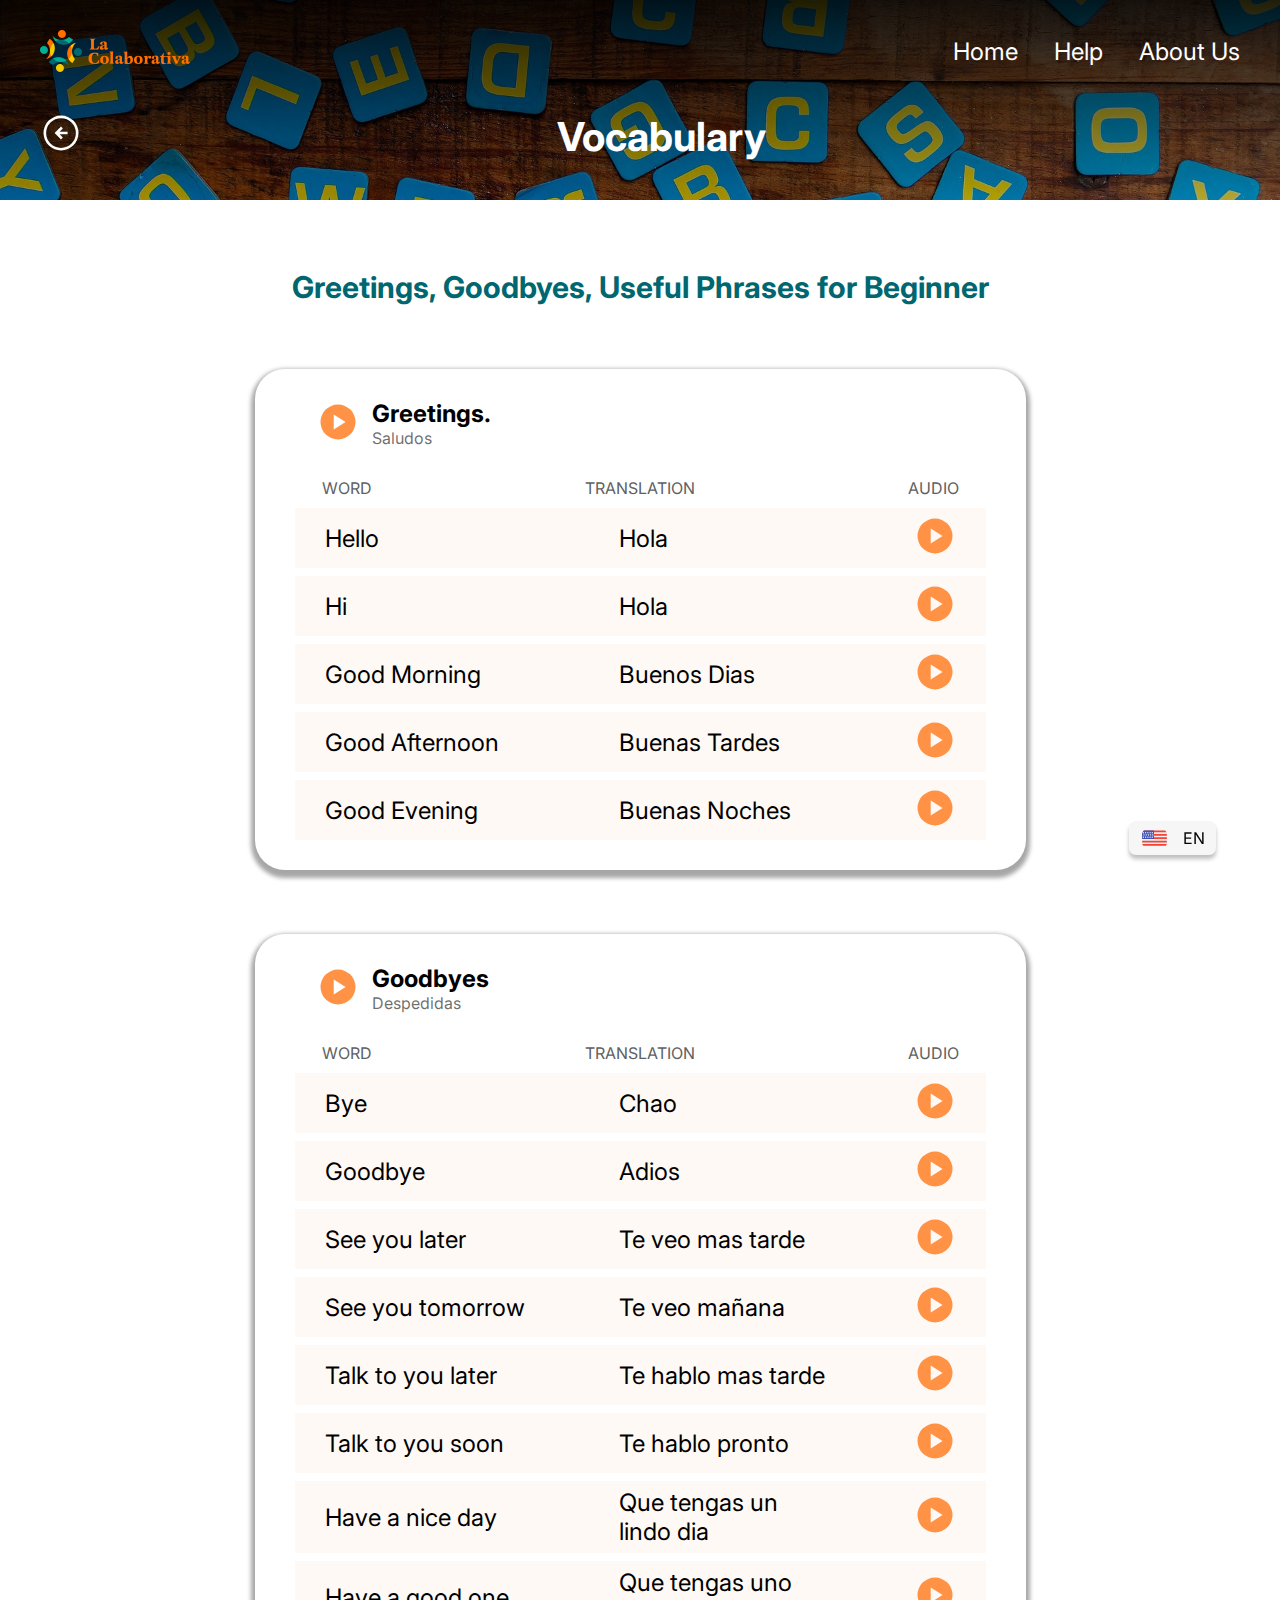
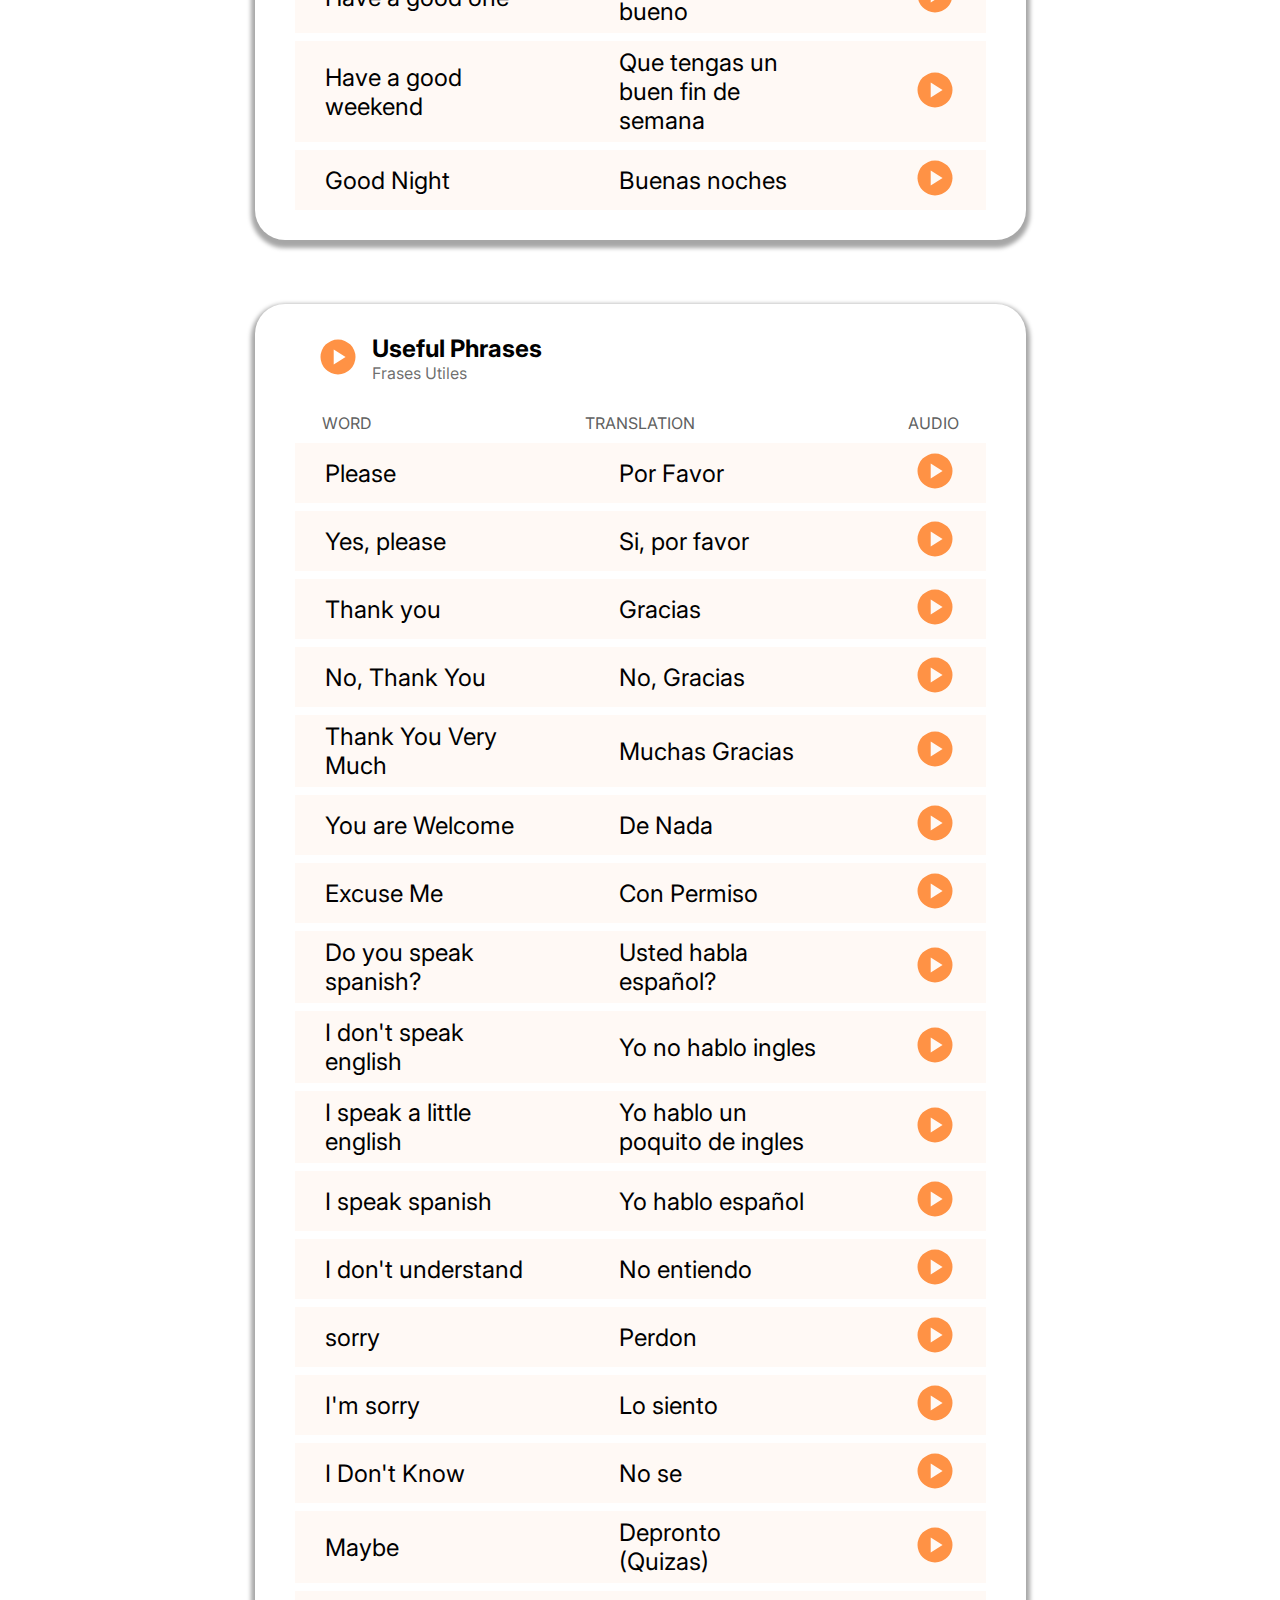
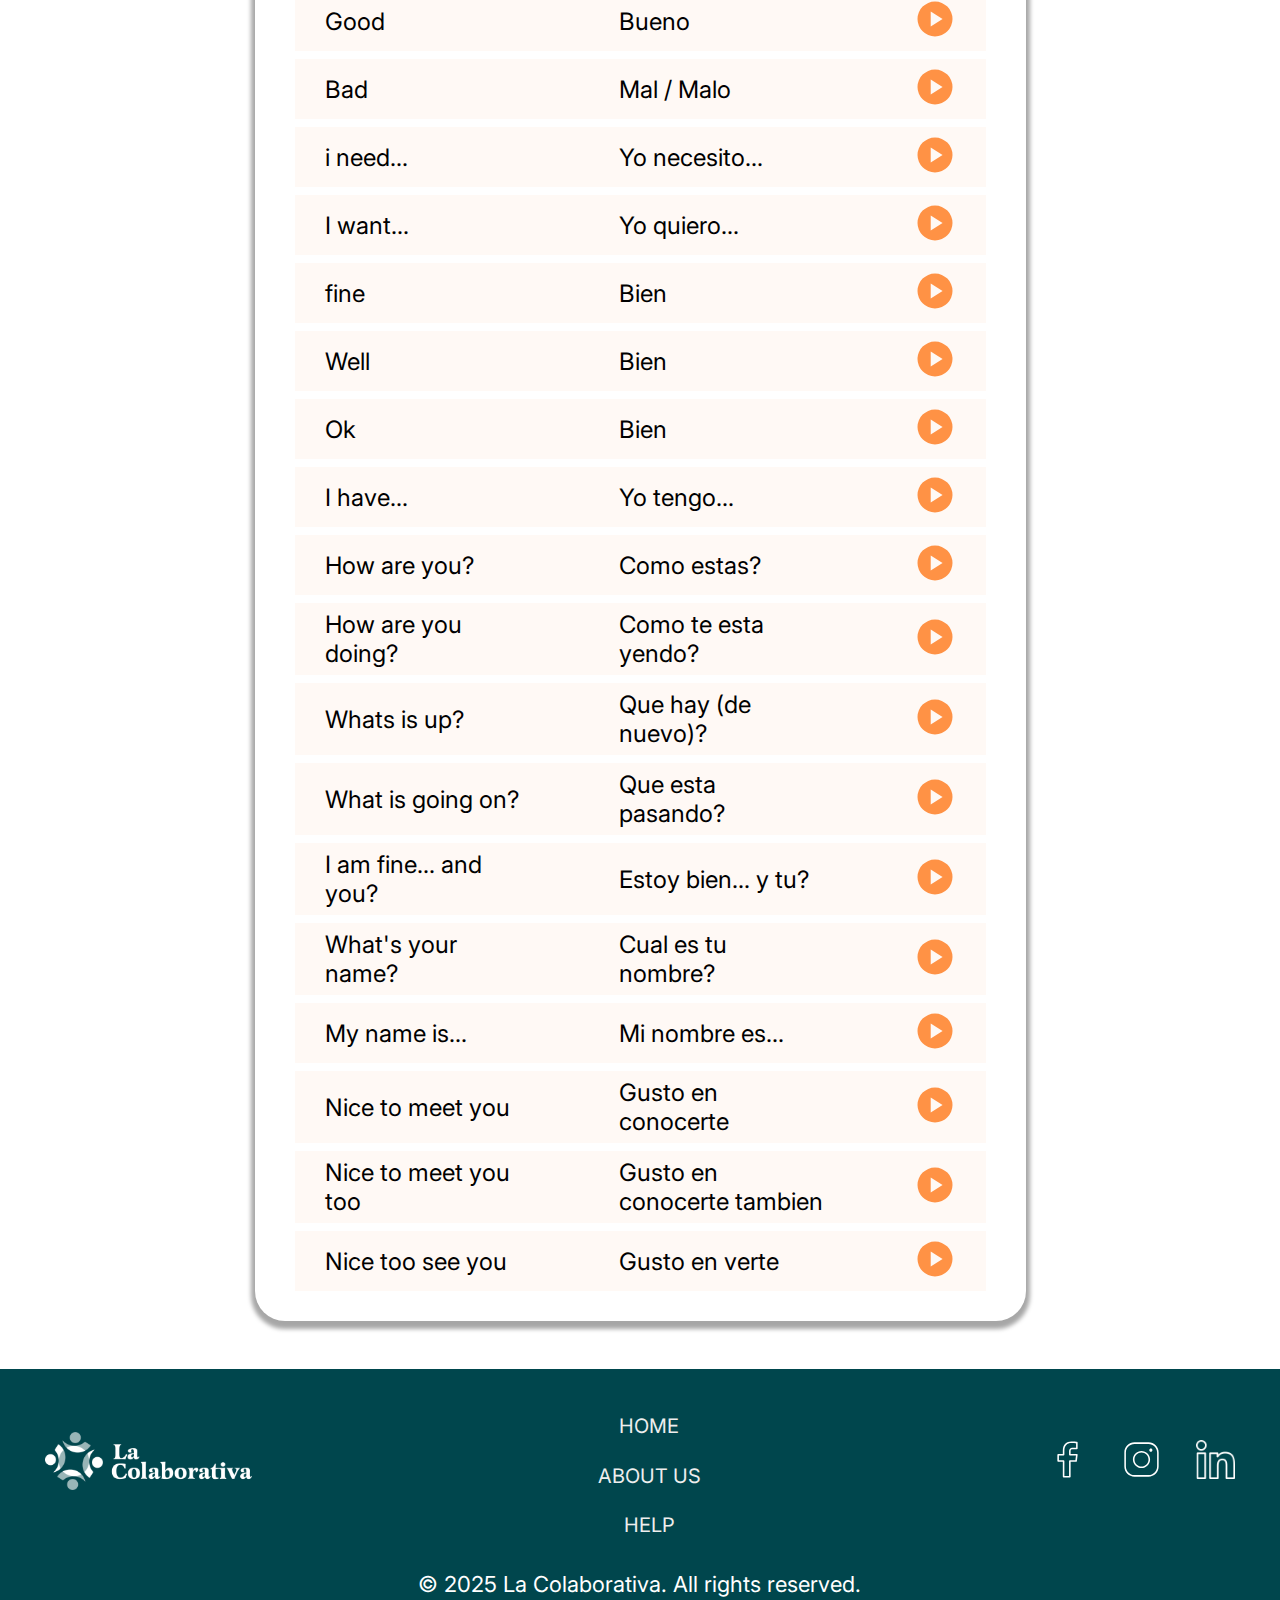
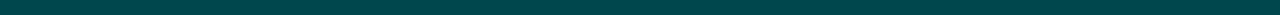
<file: greetings&goodByes/greetings.html>
<!DOCTYPE html>
<html lang="en">
  <head>
    <meta charset="UTF-8" />
    <meta name="viewport" content="width=device-width, initial-scale=1.0" />
    <link
      href="https://fonts.googleapis.com/css2?family=Inter:ital,opsz,wght@0,14..32,100..900;1,14..32,100..900&family=Outfit:wght@100..900&family=Roboto:ital,wght@0,100..900;1,100..900&family=Young+Serif&display=swap"
      rel="stylesheet"
    />
    <link rel="stylesheet" href="greetings.css" />
    <title>Greetings & Good Byes - ESOL - Web - Applicacion</title>
    <link rel="icon" href="../media/Designer.png" type="image/png" />
  </head>
  <body>
    <header>
      <div class="header-text1 hidden">
        <div class="logo-principal">
          <a href="../index.html">
            <img
              class="logo-principal"
              src="../media/LaColaborativa-logo.webp"
              alt="logo principal"
            />
          </a>
        </div>

        <nav class="header-links">
          <a class="header-text" href="../index.html">Home</a>
          <a class="header-text" href="../help/help.html">Help</a>
          <a class="header-text" href="../aboutUs/about-us.html">About Us</a>
        </nav>
      </div>

      <div class="header-text2">
        <div class="go-back">
          <a href="../vocabulary/vocabulary.html"
            ><img
              class="arrow-back"
              src="../media/arrow_circle_left_45dp_FFF_FILL0_wght400_GRAD0_opsz48.svg"
              alt="Arrow back"
          /></a>
        </div>

        <div class="vocabulary-container">
          <h2 class="vocabulary-text">Vocabulary</h2>
        </div>

        <div class="go-home">
          <a href="../index.html">
            <img
              src="../media/home_37dp_FFFFFF_FILL1_wght400_GRAD0_opsz40.svg"
              alt="home"
              class="home"
          /></a>
        </div>
      </div>
    </header>

    <div class="language-selector">
      <div class="language selected default">
        <img class="flag" src="../media/us.svg" alt="American flag" />
        <p class="language-text">EN</p>
      </div>
      <div class="language option hidden">
        <img
          class="flag"
          src="../media/icons8-spanish-flag-48.png"
          alt="Spanish flag"
        />
        <p class="language-text">ES</p>
      </div>
    </div>

    <main>
      <div class="text">
        <h5>Greetings, Goodbyes, Useful Phrases for Beginner</h5>
      </div>

      <section class="general">
        <div class="head">
          <div class="enunciado">
            <div class="play">
              <img
                src="../media/play_circle_40dp_FF9245_FILL1_wght400_GRAD0_opsz40.svg"
                alt="play"
                class="audio"
              />
              <img
                src="../media/pause_circle_40dp_FF9245_FILL1_wght400_GRAD0_opsz40.svg"
                alt="pause"
                class="audio hidden"
              />
            </div>
            <div class="main-texts">
              <h3>Greetings.</h3>
              <p>Saludos</p>
            </div>
          </div>

          <div class="fila">
            <div>
              <p>WORD</p>
            </div>

            <div>
              <p>TRANSLATION</p>
            </div>

            <div>
              <p>AUDIO</p>
            </div>
          </div>
        </div>

        <div class="principal">
          <div class="table">
            <div class="english">
              <p class="text-audio">Hello</p>
            </div>

            <div class="spanish">
              <p>Hola</p>
            </div>

            <div>
              <img
                src="../media/play_circle_40dp_FF9245_FILL1_wght400_GRAD0_opsz40.svg"
                alt="play"
                class="audio"
              />
              <img
                src="../media/pause_circle_40dp_FF9245_FILL1_wght400_GRAD0_opsz40.svg"
                alt="pause"
                class="audio hidden"
              />
            </div>
          </div>

          <div class="table">
            <div class="english">
              <p class="text-audio">Hi</p>
            </div>

            <div class="spanish">
              <p>Hola</p>
            </div>

            <div>
              <img
                src="../media/play_circle_40dp_FF9245_FILL1_wght400_GRAD0_opsz40.svg"
                alt="play"
                class="audio"
              />
              <img
                src="../media/pause_circle_40dp_FF9245_FILL1_wght400_GRAD0_opsz40.svg"
                alt="pause"
                class="audio hidden"
              />
            </div>
          </div>

          <div class="table">
            <div class="english">
              <p class="text-audio">Good Morning</p>
            </div>

            <div class="spanish">
              <p>Buenos Dias</p>
            </div>

            <div>
              <img
                src="../media/play_circle_40dp_FF9245_FILL1_wght400_GRAD0_opsz40.svg"
                alt="play"
                class="audio"
              />
              <img
                src="../media/pause_circle_40dp_FF9245_FILL1_wght400_GRAD0_opsz40.svg"
                alt="pause"
                class="audio hidden"
              />
            </div>
          </div>

          <div class="table">
            <div class="english">
              <p class="text-audio">Good Afternoon</p>
            </div>

            <div class="spanish">
              <p>Buenas Tardes</p>
            </div>

            <div>
              <img
                src="../media/play_circle_40dp_FF9245_FILL1_wght400_GRAD0_opsz40.svg"
                alt="play"
                class="audio"
              />
              <img
                src="../media/pause_circle_40dp_FF9245_FILL1_wght400_GRAD0_opsz40.svg"
                alt="pause"
                class="audio hidden"
              />
            </div>
          </div>

          <div class="table">
            <div class="english">
              <p class="text-audio">Good Evening</p>
            </div>

            <div class="spanish">
              <p>Buenas Noches</p>
            </div>

            <div>
              <img
                src="../media/play_circle_40dp_FF9245_FILL1_wght400_GRAD0_opsz40.svg"
                alt="play"
                class="audio"
              />
              <img
                src="../media/pause_circle_40dp_FF9245_FILL1_wght400_GRAD0_opsz40.svg"
                alt="pause"
                class="audio hidden"
              />
            </div>
          </div>
        </div>
      </section>

      <section class="general">
        <div class="head">
          <div class="enunciado">
            <div class="play">
              <img
                src="../media/play_circle_40dp_FF9245_FILL1_wght400_GRAD0_opsz40.svg"
                alt="play"
                class="audio"
              />
              <img
                src="../media/pause_circle_40dp_FF9245_FILL1_wght400_GRAD0_opsz40.svg"
                alt="pause"
                class="audio hidden"
              />
            </div>
            <div class="main-texts">
              <h3>Goodbyes</h3>
              <p>Despedidas</p>
            </div>
          </div>

          <div class="fila">
            <div>
              <p>WORD</p>
            </div>

            <div>
              <p>TRANSLATION</p>
            </div>

            <div>
              <p>AUDIO</p>
            </div>
          </div>
        </div>

        <div class="principal">
          <div class="table">
            <div class="english">
              <p class="text-audio">Bye</p>
            </div>

            <div class="spanish">
              <p>Chao</p>
            </div>

            <div>
              <img
                src="../media/play_circle_40dp_FF9245_FILL1_wght400_GRAD0_opsz40.svg"
                alt="play"
                class="audio"
              />
              <img
                src="../media/pause_circle_40dp_FF9245_FILL1_wght400_GRAD0_opsz40.svg"
                alt="pause"
                class="audio hidden"
              />
            </div>
          </div>

          <div class="table">
            <div class="english">
              <p class="text-audio">Goodbye</p>
            </div>

            <div class="spanish">
              <p>Adios</p>
            </div>

            <div>
              <img
                src="../media/play_circle_40dp_FF9245_FILL1_wght400_GRAD0_opsz40.svg"
                alt="play"
                class="audio"
              />
              <img
                src="../media/pause_circle_40dp_FF9245_FILL1_wght400_GRAD0_opsz40.svg"
                alt="pause"
                class="audio hidden"
              />
            </div>
          </div>

          <div class="table">
            <div class="english">
              <p class="text-audio">See you later</p>
            </div>

            <div class="spanish">
              <p>Te veo mas tarde</p>
            </div>

            <div>
              <img
                src="../media/play_circle_40dp_FF9245_FILL1_wght400_GRAD0_opsz40.svg"
                alt="play"
                class="audio"
              />
              <img
                src="../media/pause_circle_40dp_FF9245_FILL1_wght400_GRAD0_opsz40.svg"
                alt="pause"
                class="audio hidden"
              />
            </div>
          </div>

          <div class="table">
            <div class="english">
              <p class="text-audio">See you tomorrow</p>
            </div>

            <div class="spanish">
              <p>Te veo mañana</p>
            </div>

            <div>
              <img
                src="../media/play_circle_40dp_FF9245_FILL1_wght400_GRAD0_opsz40.svg"
                alt="play"
                class="audio"
              />
              <img
                src="../media/pause_circle_40dp_FF9245_FILL1_wght400_GRAD0_opsz40.svg"
                alt="pause"
                class="audio hidden"
              />
            </div>
          </div>

          <div class="table">
            <div class="english">
              <p class="text-audio">Talk to you later</p>
            </div>

            <div class="spanish">
              <p>Te hablo mas tarde</p>
            </div>

            <div>
              <img
                src="../media/play_circle_40dp_FF9245_FILL1_wght400_GRAD0_opsz40.svg"
                alt="play"
                class="audio"
              />
              <img
                src="../media/pause_circle_40dp_FF9245_FILL1_wght400_GRAD0_opsz40.svg"
                alt="pause"
                class="audio hidden"
              />
            </div>
          </div>

          <div class="table">
            <div class="english">
              <p class="text-audio">Talk to you soon</p>
            </div>

            <div class="spanish">
              <p>Te hablo pronto</p>
            </div>

            <div>
              <img
                src="../media/play_circle_40dp_FF9245_FILL1_wght400_GRAD0_opsz40.svg"
                alt="play"
                class="audio"
              />
              <img
                src="../media/pause_circle_40dp_FF9245_FILL1_wght400_GRAD0_opsz40.svg"
                alt="pause"
                class="audio hidden"
              />
            </div>
          </div>

          <div class="table">
            <div class="english">
              <p class="text-audio">Have a nice day</p>
            </div>

            <div class="spanish">
              <p>Que tengas un lindo dia</p>
            </div>

            <div>
              <img
                src="../media/play_circle_40dp_FF9245_FILL1_wght400_GRAD0_opsz40.svg"
                alt="play"
                class="audio"
              />
              <img
                src="../media/pause_circle_40dp_FF9245_FILL1_wght400_GRAD0_opsz40.svg"
                alt="pause"
                class="audio hidden"
              />
            </div>
          </div>

          <div class="table">
            <div class="english">
              <p class="text-audio">Have a good one</p>
            </div>

            <div class="spanish">
              <p>Que tengas uno bueno</p>
            </div>

            <div>
              <img
                src="../media/play_circle_40dp_FF9245_FILL1_wght400_GRAD0_opsz40.svg"
                alt="play"
                class="audio"
              />
              <img
                src="../media/pause_circle_40dp_FF9245_FILL1_wght400_GRAD0_opsz40.svg"
                alt="pause"
                class="audio hidden"
              />
            </div>
          </div>

          <div class="table">
            <div class="english">
              <p class="text-audio">Have a good weekend</p>
            </div>

            <div class="spanish">
              <p>Que tengas un buen fin de semana</p>
            </div>

            <div>
              <img
                src="../media/play_circle_40dp_FF9245_FILL1_wght400_GRAD0_opsz40.svg"
                alt="play"
                class="audio"
              />
              <img
                src="../media/pause_circle_40dp_FF9245_FILL1_wght400_GRAD0_opsz40.svg"
                alt="pause"
                class="audio hidden"
              />
            </div>
          </div>

          <div class="table">
            <div class="english">
              <p class="text-audio">Good Night</p>
            </div>

            <div class="spanish">
              <p>Buenas noches</p>
            </div>

            <div>
              <img
                src="../media/play_circle_40dp_FF9245_FILL1_wght400_GRAD0_opsz40.svg"
                alt="play"
                class="audio"
              />
              <img
                src="../media/pause_circle_40dp_FF9245_FILL1_wght400_GRAD0_opsz40.svg"
                alt="pause"
                class="audio hidden"
              />
            </div>
          </div>
        </div>
      </section>

      <section class="general">
        <div class="head">
          <div class="enunciado">
            <div class="play">
              <img
                src="../media/play_circle_40dp_FF9245_FILL1_wght400_GRAD0_opsz40.svg"
                alt="play"
                class="audio"
              />
              <img
                src="../media/pause_circle_40dp_FF9245_FILL1_wght400_GRAD0_opsz40.svg"
                alt="pause"
                class="audio hidden"
              />
            </div>
            <div class="main-texts">
              <h3>Useful Phrases</h3>
              <p>Frases Utiles</p>
            </div>
          </div>

          <div class="fila">
            <div>
              <p>WORD</p>
            </div>

            <div>
              <p>TRANSLATION</p>
            </div>

            <div>
              <p>AUDIO</p>
            </div>
          </div>
        </div>

        <div class="principal">
          <div class="table">
            <div class="english">
              <p class="text-audio">Please</p>
            </div>

            <div class="spanish">
              <p>Por Favor</p>
            </div>

            <div>
              <img
                src="../media/play_circle_40dp_FF9245_FILL1_wght400_GRAD0_opsz40.svg"
                alt="play"
                class="audio"
              />
              <img
                src="../media/pause_circle_40dp_FF9245_FILL1_wght400_GRAD0_opsz40.svg"
                alt="pause"
                class="audio hidden"
              />
            </div>
          </div>

          <div class="table">
            <div class="english">
              <p class="text-audio">Yes, please</p>
            </div>

            <div class="spanish">
              <p>Si, por favor</p>
            </div>

            <div>
              <img
                src="../media/play_circle_40dp_FF9245_FILL1_wght400_GRAD0_opsz40.svg"
                alt="play"
                class="audio"
              />
              <img
                src="../media/pause_circle_40dp_FF9245_FILL1_wght400_GRAD0_opsz40.svg"
                alt="pause"
                class="audio hidden"
              />
            </div>
          </div>

          <div class="table">
            <div class="english">
              <p class="text-audio">Thank you</p>
            </div>

            <div class="spanish">
              <p>Gracias</p>
            </div>

            <div>
              <img
                src="../media/play_circle_40dp_FF9245_FILL1_wght400_GRAD0_opsz40.svg"
                alt="play"
                class="audio"
              />
              <img
                src="../media/pause_circle_40dp_FF9245_FILL1_wght400_GRAD0_opsz40.svg"
                alt="pause"
                class="audio hidden"
              />
            </div>
          </div>

          <div class="table">
            <div class="english">
              <p class="text-audio">No, Thank You</p>
            </div>

            <div class="spanish">
              <p>No, Gracias</p>
            </div>

            <div>
              <img
                src="../media/play_circle_40dp_FF9245_FILL1_wght400_GRAD0_opsz40.svg"
                alt="play"
                class="audio"
              />
              <img
                src="../media/pause_circle_40dp_FF9245_FILL1_wght400_GRAD0_opsz40.svg"
                alt="pause"
                class="audio hidden"
              />
            </div>
          </div>

          <div class="table">
            <div class="english">
              <p class="text-audio">Thank You Very Much</p>
            </div>

            <div class="spanish">
              <p>Muchas Gracias</p>
            </div>

            <div>
              <img
                src="../media/play_circle_40dp_FF9245_FILL1_wght400_GRAD0_opsz40.svg"
                alt="play"
                class="audio"
              />
              <img
                src="../media/pause_circle_40dp_FF9245_FILL1_wght400_GRAD0_opsz40.svg"
                alt="pause"
                class="audio hidden"
              />
            </div>
          </div>

          <div class="table">
            <div class="english">
              <p class="text-audio">You are Welcome</p>
            </div>

            <div class="spanish">
              <p>De Nada</p>
            </div>

            <div>
              <img
                src="../media/play_circle_40dp_FF9245_FILL1_wght400_GRAD0_opsz40.svg"
                alt="play"
                class="audio"
              />
              <img
                src="../media/pause_circle_40dp_FF9245_FILL1_wght400_GRAD0_opsz40.svg"
                alt="pause"
                class="audio hidden"
              />
            </div>
          </div>

          <div class="table">
            <div class="english">
              <p class="text-audio">Excuse Me</p>
            </div>

            <div class="spanish">
              <p>Con Permiso</p>
            </div>

            <div>
              <img
                src="../media/play_circle_40dp_FF9245_FILL1_wght400_GRAD0_opsz40.svg"
                alt="play"
                class="audio"
              />
              <img
                src="../media/pause_circle_40dp_FF9245_FILL1_wght400_GRAD0_opsz40.svg"
                alt="pause"
                class="audio hidden"
              />
            </div>
          </div>

          <div class="table">
            <div class="english">
              <p class="text-audio">Do you speak spanish?</p>
            </div>

            <div class="spanish">
              <p>Usted habla español?</p>
            </div>

            <div>
              <img
                src="../media/play_circle_40dp_FF9245_FILL1_wght400_GRAD0_opsz40.svg"
                alt="play"
                class="audio"
              />
              <img
                src="../media/pause_circle_40dp_FF9245_FILL1_wght400_GRAD0_opsz40.svg"
                alt="pause"
                class="audio hidden"
              />
            </div>
          </div>

          <div class="table">
            <div class="english">
              <p class="text-audio">I don't speak english</p>
            </div>

            <div class="spanish">
              <p>Yo no hablo ingles</p>
            </div>

            <div>
              <img
                src="../media/play_circle_40dp_FF9245_FILL1_wght400_GRAD0_opsz40.svg"
                alt="play"
                class="audio"
              />
              <img
                src="../media/pause_circle_40dp_FF9245_FILL1_wght400_GRAD0_opsz40.svg"
                alt="pause"
                class="audio hidden"
              />
            </div>
          </div>

          <div class="table">
            <div class="english">
              <p class="text-audio">I speak a little english</p>
            </div>

            <div class="spanish">
              <p>Yo hablo un poquito de ingles</p>
            </div>

            <div>
              <img
                src="../media/play_circle_40dp_FF9245_FILL1_wght400_GRAD0_opsz40.svg"
                alt="play"
                class="audio"
              />
              <img
                src="../media/pause_circle_40dp_FF9245_FILL1_wght400_GRAD0_opsz40.svg"
                alt="pause"
                class="audio hidden"
              />
            </div>
          </div>

          <div class="table">
            <div class="english">
              <p class="text-audio">I speak spanish</p>
            </div>

            <div class="spanish">
              <p>Yo hablo español</p>
            </div>

            <div>
              <img
                src="../media/play_circle_40dp_FF9245_FILL1_wght400_GRAD0_opsz40.svg"
                alt="play"
                class="audio"
              />
              <img
                src="../media/pause_circle_40dp_FF9245_FILL1_wght400_GRAD0_opsz40.svg"
                alt="pause"
                class="audio hidden"
              />
            </div>
          </div>

          <div class="table">
            <div class="english">
              <p class="text-audio">I don't understand</p>
            </div>

            <div class="spanish">
              <p>No entiendo</p>
            </div>

            <div>
              <img
                src="../media/play_circle_40dp_FF9245_FILL1_wght400_GRAD0_opsz40.svg"
                alt="play"
                class="audio"
              />
              <img
                src="../media/pause_circle_40dp_FF9245_FILL1_wght400_GRAD0_opsz40.svg"
                alt="pause"
                class="audio hidden"
              />
            </div>
          </div>

          <div class="table">
            <div class="english">
              <p class="text-audio">sorry</p>
            </div>

            <div class="spanish">
              <p>Perdon</p>
            </div>

            <div>
              <img
                src="../media/play_circle_40dp_FF9245_FILL1_wght400_GRAD0_opsz40.svg"
                alt="play"
                class="audio"
              />
              <img
                src="../media/pause_circle_40dp_FF9245_FILL1_wght400_GRAD0_opsz40.svg"
                alt="pause"
                class="audio hidden"
              />
            </div>
          </div>

          <div class="table">
            <div class="english">
              <p class="text-audio">I'm sorry</p>
            </div>

            <div class="spanish">
              <p>Lo siento</p>
            </div>

            <div>
              <img
                src="../media/play_circle_40dp_FF9245_FILL1_wght400_GRAD0_opsz40.svg"
                alt="play"
                class="audio"
              />
              <img
                src="../media/pause_circle_40dp_FF9245_FILL1_wght400_GRAD0_opsz40.svg"
                alt="pause"
                class="audio hidden"
              />
            </div>
          </div>

          <div class="table">
            <div class="english">
              <p class="text-audio">I Don't Know</p>
            </div>

            <div class="spanish">
              <p>No se</p>
            </div>

            <div>
              <img
                src="../media/play_circle_40dp_FF9245_FILL1_wght400_GRAD0_opsz40.svg"
                alt="play"
                class="audio"
              />
              <img
                src="../media/pause_circle_40dp_FF9245_FILL1_wght400_GRAD0_opsz40.svg"
                alt="pause"
                class="audio hidden"
              />
            </div>
          </div>

          <div class="table">
            <div class="english">
              <p class="text-audio">Maybe</p>
            </div>

            <div class="spanish">
              <p>
                Depronto <br />
                (Quizas)
              </p>
            </div>

            <div>
              <img
                src="../media/play_circle_40dp_FF9245_FILL1_wght400_GRAD0_opsz40.svg"
                alt="play"
                class="audio"
              />
              <img
                src="../media/pause_circle_40dp_FF9245_FILL1_wght400_GRAD0_opsz40.svg"
                alt="pause"
                class="audio hidden"
              />
            </div>
          </div>

          <div class="table">
            <div class="english">
              <p class="text-audio">Good</p>
            </div>

            <div class="spanish">
              <p>Bueno</p>
            </div>

            <div>
              <img
                src="../media/play_circle_40dp_FF9245_FILL1_wght400_GRAD0_opsz40.svg"
                alt="play"
                class="audio"
              />
              <img
                src="../media/pause_circle_40dp_FF9245_FILL1_wght400_GRAD0_opsz40.svg"
                alt="pause"
                class="audio hidden"
              />
            </div>
          </div>

          <div class="table">
            <div class="english">
              <p class="text-audio">Bad</p>
            </div>

            <div class="spanish">
              <p>Mal / Malo</p>
            </div>

            <div>
              <img
                src="../media/play_circle_40dp_FF9245_FILL1_wght400_GRAD0_opsz40.svg"
                alt="play"
                class="audio"
              />
              <img
                src="../media/pause_circle_40dp_FF9245_FILL1_wght400_GRAD0_opsz40.svg"
                alt="pause"
                class="audio hidden"
              />
            </div>
          </div>

          <div class="table">
            <div class="english">
              <p class="text-audio">i need...</p>
            </div>

            <div class="spanish">
              <p>Yo necesito...</p>
            </div>

            <div>
              <img
                src="../media/play_circle_40dp_FF9245_FILL1_wght400_GRAD0_opsz40.svg"
                alt="play"
                class="audio"
              />
              <img
                src="../media/pause_circle_40dp_FF9245_FILL1_wght400_GRAD0_opsz40.svg"
                alt="pause"
                class="audio hidden"
              />
            </div>
          </div>

          <div class="table">
            <div class="english">
              <p class="text-audio">I want...</p>
            </div>

            <div class="spanish">
              <p>Yo quiero...</p>
            </div>

            <div>
              <img
                src="../media/play_circle_40dp_FF9245_FILL1_wght400_GRAD0_opsz40.svg"
                alt="play"
                class="audio"
              />
              <img
                src="../media/pause_circle_40dp_FF9245_FILL1_wght400_GRAD0_opsz40.svg"
                alt="pause"
                class="audio hidden"
              />
            </div>
          </div>

          <div class="table">
            <div class="english">
              <p class="text-audio">fine</p>
            </div>

            <div class="spanish">
              <p>Bien</p>
            </div>

            <div>
              <img
                src="../media/play_circle_40dp_FF9245_FILL1_wght400_GRAD0_opsz40.svg"
                alt="play"
                class="audio"
              />
              <img
                src="../media/pause_circle_40dp_FF9245_FILL1_wght400_GRAD0_opsz40.svg"
                alt="pause"
                class="audio hidden"
              />
            </div>
          </div>

          <div class="table">
            <div class="english">
              <p class="text-audio">Well</p>
            </div>

            <div class="spanish">
              <p>Bien</p>
            </div>

            <div>
              <img
                src="../media/play_circle_40dp_FF9245_FILL1_wght400_GRAD0_opsz40.svg"
                alt="play"
                class="audio"
              />
              <img
                src="../media/pause_circle_40dp_FF9245_FILL1_wght400_GRAD0_opsz40.svg"
                alt="pause"
                class="audio hidden"
              />
            </div>
          </div>

          <div class="table">
            <div class="english">
              <p class="text-audio">Ok</p>
            </div>

            <div class="spanish">
              <p>Bien</p>
            </div>

            <div>
              <img
                src="../media/play_circle_40dp_FF9245_FILL1_wght400_GRAD0_opsz40.svg"
                alt="play"
                class="audio"
              />
              <img
                src="../media/pause_circle_40dp_FF9245_FILL1_wght400_GRAD0_opsz40.svg"
                alt="pause"
                class="audio hidden"
              />
            </div>
          </div>

          <div class="table">
            <div class="english">
              <p class="text-audio">I have...</p>
            </div>

            <div class="spanish">
              <p>Yo tengo...</p>
            </div>

            <div>
              <img
                src="../media/play_circle_40dp_FF9245_FILL1_wght400_GRAD0_opsz40.svg"
                alt="play"
                class="audio"
              />
              <img
                src="../media/pause_circle_40dp_FF9245_FILL1_wght400_GRAD0_opsz40.svg"
                alt="pause"
                class="audio hidden"
              />
            </div>
          </div>

          <div class="table">
            <div class="english">
              <p class="text-audio">How are you?</p>
            </div>

            <div class="spanish">
              <p>Como estas?</p>
            </div>

            <div>
              <img
                src="../media/play_circle_40dp_FF9245_FILL1_wght400_GRAD0_opsz40.svg"
                alt="play"
                class="audio"
              />
              <img
                src="../media/pause_circle_40dp_FF9245_FILL1_wght400_GRAD0_opsz40.svg"
                alt="pause"
                class="audio hidden"
              />
            </div>
          </div>

          <div class="table">
            <div class="english">
              <p class="text-audio">How are you doing?</p>
            </div>

            <div class="spanish">
              <p>Como te esta yendo?</p>
            </div>

            <div>
              <img
                src="../media/play_circle_40dp_FF9245_FILL1_wght400_GRAD0_opsz40.svg"
                alt="play"
                class="audio"
              />
              <img
                src="../media/pause_circle_40dp_FF9245_FILL1_wght400_GRAD0_opsz40.svg"
                alt="pause"
                class="audio hidden"
              />
            </div>
          </div>

          <div class="table">
            <div class="english">
              <p class="text-audio">Whats is up?</p>
            </div>

            <div class="spanish">
              <p>Que hay (de nuevo)?</p>
            </div>

            <div>
              <img
                src="../media/play_circle_40dp_FF9245_FILL1_wght400_GRAD0_opsz40.svg"
                alt="play"
                class="audio"
              />
              <img
                src="../media/pause_circle_40dp_FF9245_FILL1_wght400_GRAD0_opsz40.svg"
                alt="pause"
                class="audio hidden"
              />
            </div>
          </div>

          <div class="table">
            <div class="english">
              <p class="text-audio">What is going on?</p>
            </div>

            <div class="spanish">
              <p>Que esta pasando?</p>
            </div>

            <div>
              <img
                src="../media/play_circle_40dp_FF9245_FILL1_wght400_GRAD0_opsz40.svg"
                alt="play"
                class="audio"
              />
              <img
                src="../media/pause_circle_40dp_FF9245_FILL1_wght400_GRAD0_opsz40.svg"
                alt="pause"
                class="audio hidden"
              />
            </div>
          </div>

          <div class="table">
            <div class="english">
              <p class="text-audio">I am fine... and you?</p>
            </div>

            <div class="spanish">
              <p>Estoy bien... y tu?</p>
            </div>

            <div>
              <img
                src="../media/play_circle_40dp_FF9245_FILL1_wght400_GRAD0_opsz40.svg"
                alt="play"
                class="audio"
              />
              <img
                src="../media/pause_circle_40dp_FF9245_FILL1_wght400_GRAD0_opsz40.svg"
                alt="pause"
                class="audio hidden"
              />
            </div>
          </div>

          <div class="table">
            <div class="english">
              <p class="text-audio">What's your name?</p>
            </div>

            <div class="spanish">
              <p>Cual es tu nombre?</p>
            </div>

            <div>
              <img
                src="../media/play_circle_40dp_FF9245_FILL1_wght400_GRAD0_opsz40.svg"
                alt="play"
                class="audio"
              />
              <img
                src="../media/pause_circle_40dp_FF9245_FILL1_wght400_GRAD0_opsz40.svg"
                alt="pause"
                class="audio hidden"
              />
            </div>
          </div>

          <div class="table">
            <div class="english">
              <p class="text-audio">My name is...</p>
            </div>

            <div class="spanish">
              <p>Mi nombre es...</p>
            </div>

            <div>
              <img
                src="../media/play_circle_40dp_FF9245_FILL1_wght400_GRAD0_opsz40.svg"
                alt="play"
                class="audio"
              />
              <img
                src="../media/pause_circle_40dp_FF9245_FILL1_wght400_GRAD0_opsz40.svg"
                alt="pause"
                class="audio hidden"
              />
            </div>
          </div>

          <div class="table">
            <div class="english">
              <p class="text-audio">Nice to meet you</p>
            </div>

            <div class="spanish">
              <p>Gusto en conocerte</p>
            </div>

            <div>
              <img
                src="../media/play_circle_40dp_FF9245_FILL1_wght400_GRAD0_opsz40.svg"
                alt="play"
                class="audio"
              />
              <img
                src="../media/pause_circle_40dp_FF9245_FILL1_wght400_GRAD0_opsz40.svg"
                alt="pause"
                class="audio hidden"
              />
            </div>
          </div>

          <div class="table">
            <div class="english">
              <p class="text-audio">Nice to meet you too</p>
            </div>

            <div class="spanish">
              <p>Gusto en conocerte tambien</p>
            </div>

            <div>
              <img
                src="../media/play_circle_40dp_FF9245_FILL1_wght400_GRAD0_opsz40.svg"
                alt="play"
                class="audio"
              />
              <img
                src="../media/pause_circle_40dp_FF9245_FILL1_wght400_GRAD0_opsz40.svg"
                alt="pause"
                class="audio hidden"
              />
            </div>
          </div>

          <div class="table">
            <div class="english">
              <p class="text-audio">Nice too see you</p>
            </div>

            <div class="spanish">
              <p>Gusto en verte</p>
            </div>

            <div>
              <img
                src="../media/play_circle_40dp_FF9245_FILL1_wght400_GRAD0_opsz40.svg"
                alt="play"
                class="audio"
              />
              <img
                src="../media/pause_circle_40dp_FF9245_FILL1_wght400_GRAD0_opsz40.svg"
                alt="pause"
                class="audio hidden"
              />
            </div>
          </div>
        </div>
      </section>
    </main>

    <footer>
      <img
        class="colaborativa-logo"
        src="../media/LaColaborativa-Logo_white.png"
        alt="LaColaborativa-Logo_white"
      />
      <hr />
      <section class="links">
        <a class="footer-links" href="../index.html">HOME</a>
        <hr />
        <a class="footer-links" href="../aboutUs/about-us.html">ABOUT US</a>
        <hr />
        <a class="footer-links" href="../help/help.html">HELP</a>
      </section>
      <hr />
      <section class="all-logos">
        <a
          href="https://www.facebook.com/lacolaborativadechelsea/"
          target="_blank"
          ><img
            class="logo"
            src="../media/icons8-facebook-logo-100.svg"
            alt="Facebook logo"
        /></a>
        <a
          href="https://www.instagram.com/la_colaborativa/?hl=en"
          target="_blank"
          ><img
            class="logo"
            src="../media/icons8-instagram-logo.svg"
            alt="Instagram logo"
        /></a>
        <a
          href="https://www.linkedin.com/company/la-colaborativa#:~:text=Levantando%20al%20pueblo%20~%20Lifting%20people%20up%20%7C,Chelsea%2C%20East%20Boston%2C%20Everett%2C%20Lynn%2C%20Revere%2C%20and%20Malden."
          target="_blank"
        >
          <img
            class="logo"
            src="../media/icons8-instagram-logo.png"
            alt="Linkedin logo"
        /></a>
      </section>
      <div class="footer-last-text">
        <p class="last-text">© 2025 La Colaborativa. All rights reserved.</p>
      </div>
    </footer>
    <script src="greetings.js"></script>
  </body>
</html>
</file>
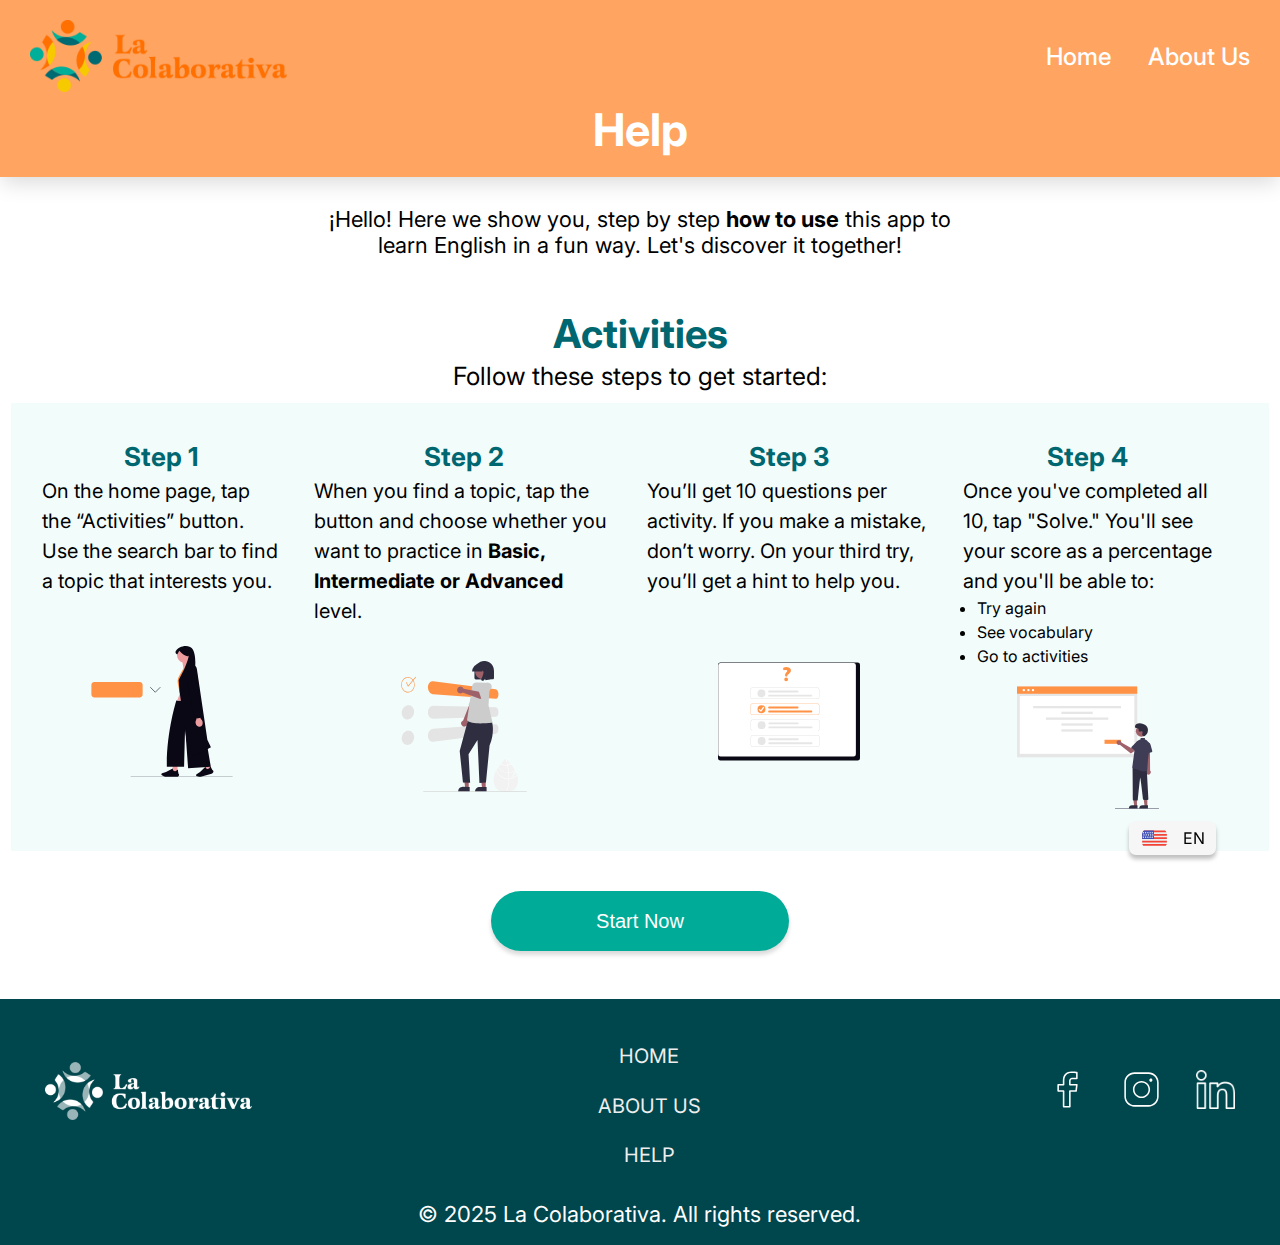
<file: help/help.html>
<!DOCTYPE html>
<html lang="en">
  <head>
    <meta charset="UTF-8" />
    <meta name="viewport" content="width=device-width, initial-scale=1.0" />
    <link rel="stylesheet" href="help.css" />
    <link
      href="https://fonts.googleapis.com/css2?family=Inter:ital,opsz,wght@0,14..32,100..900;1,14..32,100..900&family=Outfit:wght@100..900&family=Roboto:ital,wght@0,100..900;1,100..900&family=Young+Serif&display=swap"
      rel="stylesheet"
    />
    <title>About Us - ESOL - Web - Applicacion</title>
    <link rel="icon" href="../media/Designer.png" type="image/png" />
  </head>
  <body>
    <header>
      <div class="enunciado hidden">
        <div class="logo-principal">
          <img
            class="logo-principal"
            src="../media/LaColaborativa-logo.webp"
            alt="logo principal"
          />
        </div>

        <nav class="header-links">
          <a class="header-text" href="../index.html">Home</a>
          <a class="header-text" href="../aboutUs/about-us.html">About Us</a>
        </nav>
      </div>

      <div class="go-back">
        <a href="/index.html"
          ><img
            class="arrow-back"
            src="../media/icons8-back-arrow-96.png"
            alt="back"
        /></a>
      </div>
      <div>
        <h1>Help</h1>
      </div>
    </header>

    <div class="language-selector">
      <div class="language selected default">
        <img class="flag" src="../media/us.svg" alt="American flag" />
        <p class="language-text">EN</p>
      </div>
      <div class="language option hidden">
        <img
          class="flag"
          src="../media/icons8-spanish-flag-48.png"
          alt="Spanish flag"
        />
        <p class="language-text">ES</p>
      </div>
    </div>

    <main>
      <div class="principal-text">
        <p>
          ¡Hello! Here we show you, step by step
          <span class="bold">how to use</span> this app to learn English in a
          fun way. Let's discover it together!
        </p>
      </div>

      <section class="main-text">
        <div id="enunciado">
          <h2>Activities</h2>
          <p>Follow these steps to get started:</p>
        </div>

        <div class="steps-container">
          <div class="steps">
            <div class="description">
              <span class="no-step"><h3>Step 1</h3></span>
              <p>
                On the home page, tap the “Activities” button. Use the search
                bar to find a topic that interests you.
              </p>
            </div>
            <div class="photo-container">
              <img
                class="photo"
                src="../media/undraw_select-option_ibwz.svg"
                alt="undraw_select-option"
              />
            </div>
          </div>

          <div class="steps reverse">
            <div class="photo-container">
              <img
                class="photo"
                src="../media/undraw_choose_j1ds.svg"
                alt="undraw_choose"
              />
            </div>
            <div class="description">
              <h3><span class="no-step">Step 2</span></h3>
              <p>
                When you find a topic, tap the button and choose whether you
                want to practice in
                <span class="bold">Basic, Intermediate or Advanced</span> level.
              </p>
            </div>
          </div>

          <div class="steps">
            <div class="description">
              <h3>Step 3</h3>
              <p>
                You’ll get 10 questions per activity. If you make a mistake,
                don’t worry. On your third try, you’ll get a hint to help you.
              </p>
            </div>

            <div class="photo-container">
              <img
                class="photo telefono"
                src="../media/undraw_note-list_47ij.svg"
                alt="undraw_note-list"
              />
              <img
                class="photo dekstop"
                src="../media/undraw_correct-answer_vjt7.svg"
                alt="undraw_correct-answer"
              />
            </div>
          </div>

          <div class="steps reverse">
            <div class="photo-container">
              <img
                class="photo telefono"
                src="../media/undraw_order-confirmed_m9e9.svg"
                alt="undraw_order-confirmed"
              />

              <img
                class="photo dekstop"
                src="../media/undraw_publish-article_u3z6.svg"
                alt="undraw_publish-article"
              />
            </div>

            <div class="description">
              <h3>Step 4</h3>
              <p>
                Once you've completed all 10, tap "Solve." You'll see your score
                as a percentage and you'll be able to:
              </p>
              <ul>
                <li>Try again</li>
                <li>See vocabulary</li>
                <li>Go to activities</li>
              </ul>
            </div>
          </div>
        </div>
      </section>
      <div class="startNow">
        <button onclick="location.href='../activities/activities.html'">
          Start Now
        </button>
      </div>
    </main>

    <footer>
      <img
        class="colaborativa-logo"
        src="../media/LaColaborativa-Logo_white.png"
        alt="LaColaborativa-Logo_white"
      />
      <hr />
      <section class="links">
        <a class="footer-links" href="../index.html">HOME</a>
        <hr />
        <a class="footer-links" href="../aboutUs/about-us.html">ABOUT US</a>
        <hr />
        <a class="footer-links" href="help.html">HELP</a>
      </section>
      <hr />
      <section class="all-logos">
        <a
          href="https://www.facebook.com/lacolaborativadechelsea/"
          target="_blank"
          ><img
            class="logo"
            src="../media/icons8-facebook-logo-50.svg"
            alt="Facebook logo"
        /></a>
        <a
          href="https://www.instagram.com/la_colaborativa/?hl=en"
          target="_blank"
          ><img
            class="logo"
            src="../media/icons8-instagram-logo.svg"
            alt="Instagram logo"
        /></a>
        <a
          href="https://www.linkedin.com/company/la-colaborativa#:~:text=Levantando%20al%20pueblo%20~%20Lifting%20people%20up%20%7C,Chelsea%2C%20East%20Boston%2C%20Everett%2C%20Lynn%2C%20Revere%2C%20and%20Malden."
          target="_blank"
        >
          <img
            class="logo"
            src="../media/icons8-instagram-logo.png"
            alt="Linkedin logo"
        /></a>
      </section>
      <div class="footer-last-text">
        <p class="last-text">© 2025 La Colaborativa. All rights reserved.</p>
      </div>
    </footer>
    <script src="help.js"></script>
  </body>
</html>
</file>
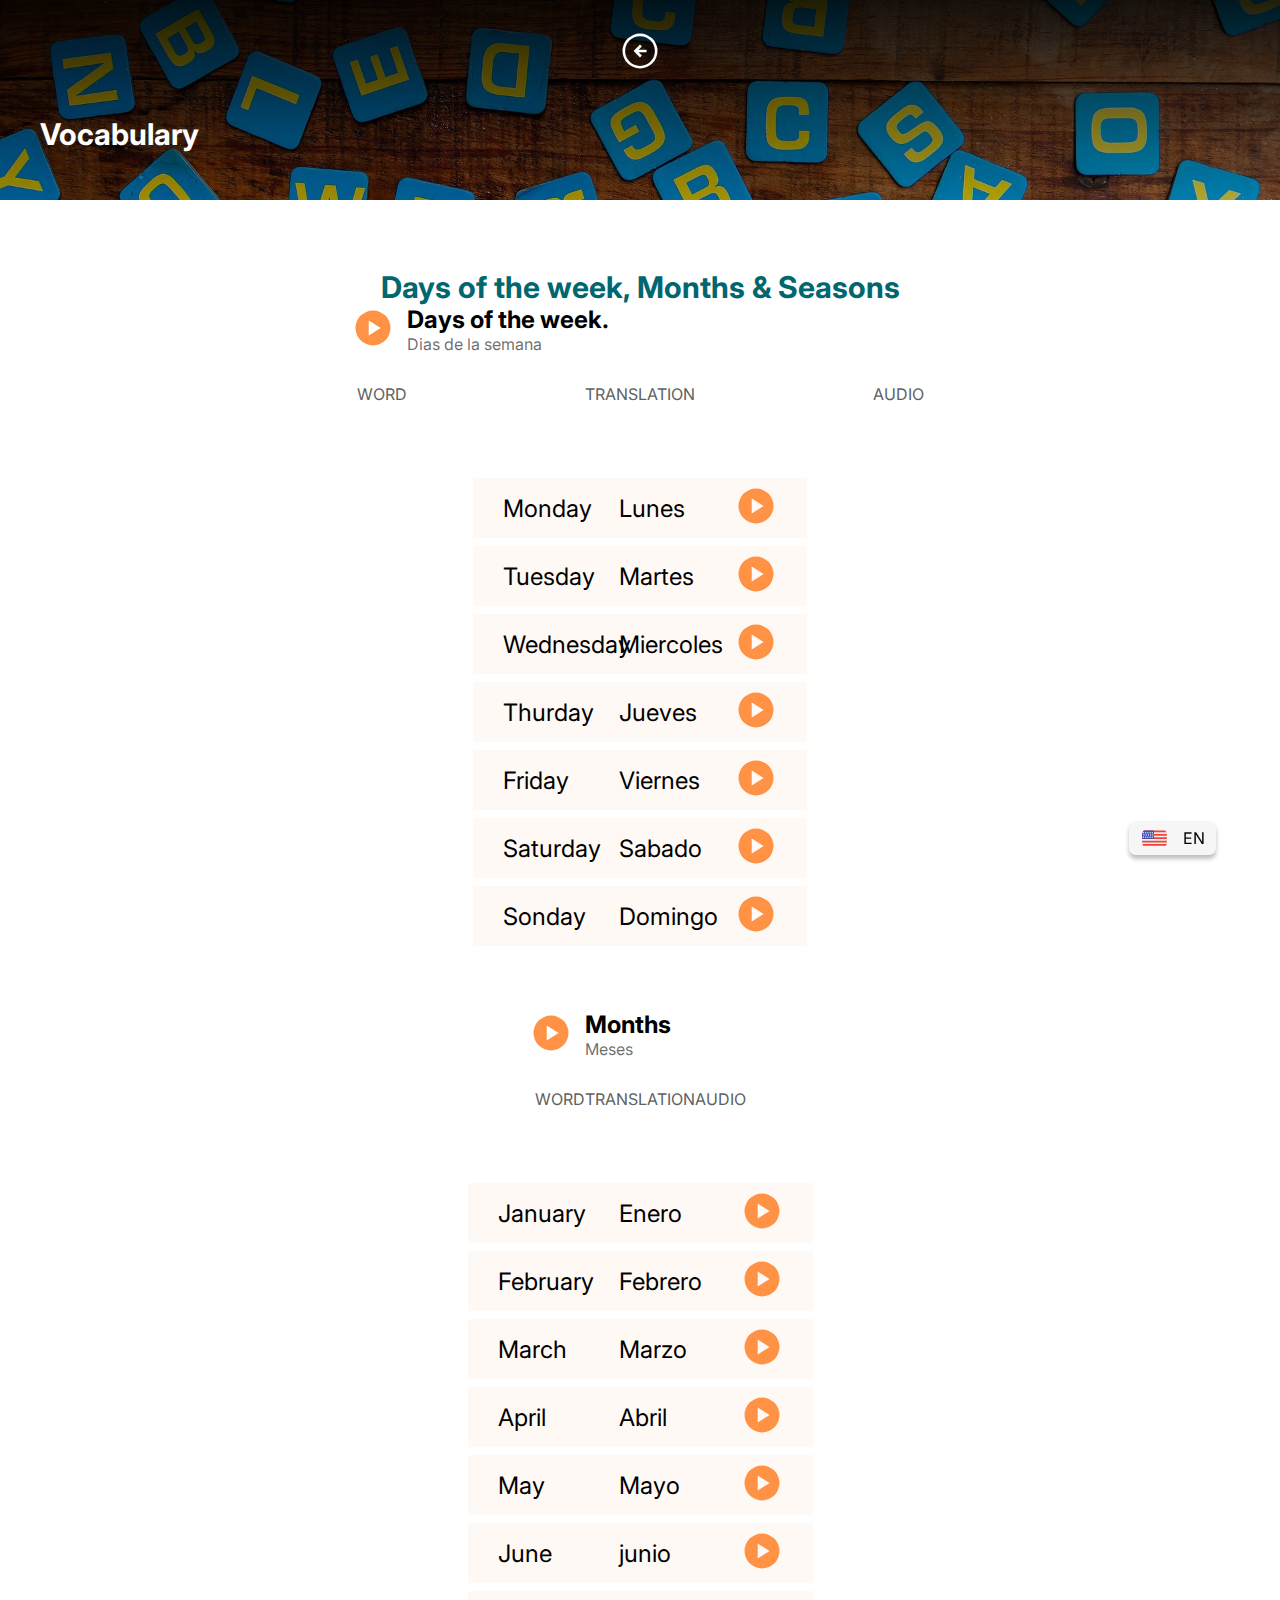
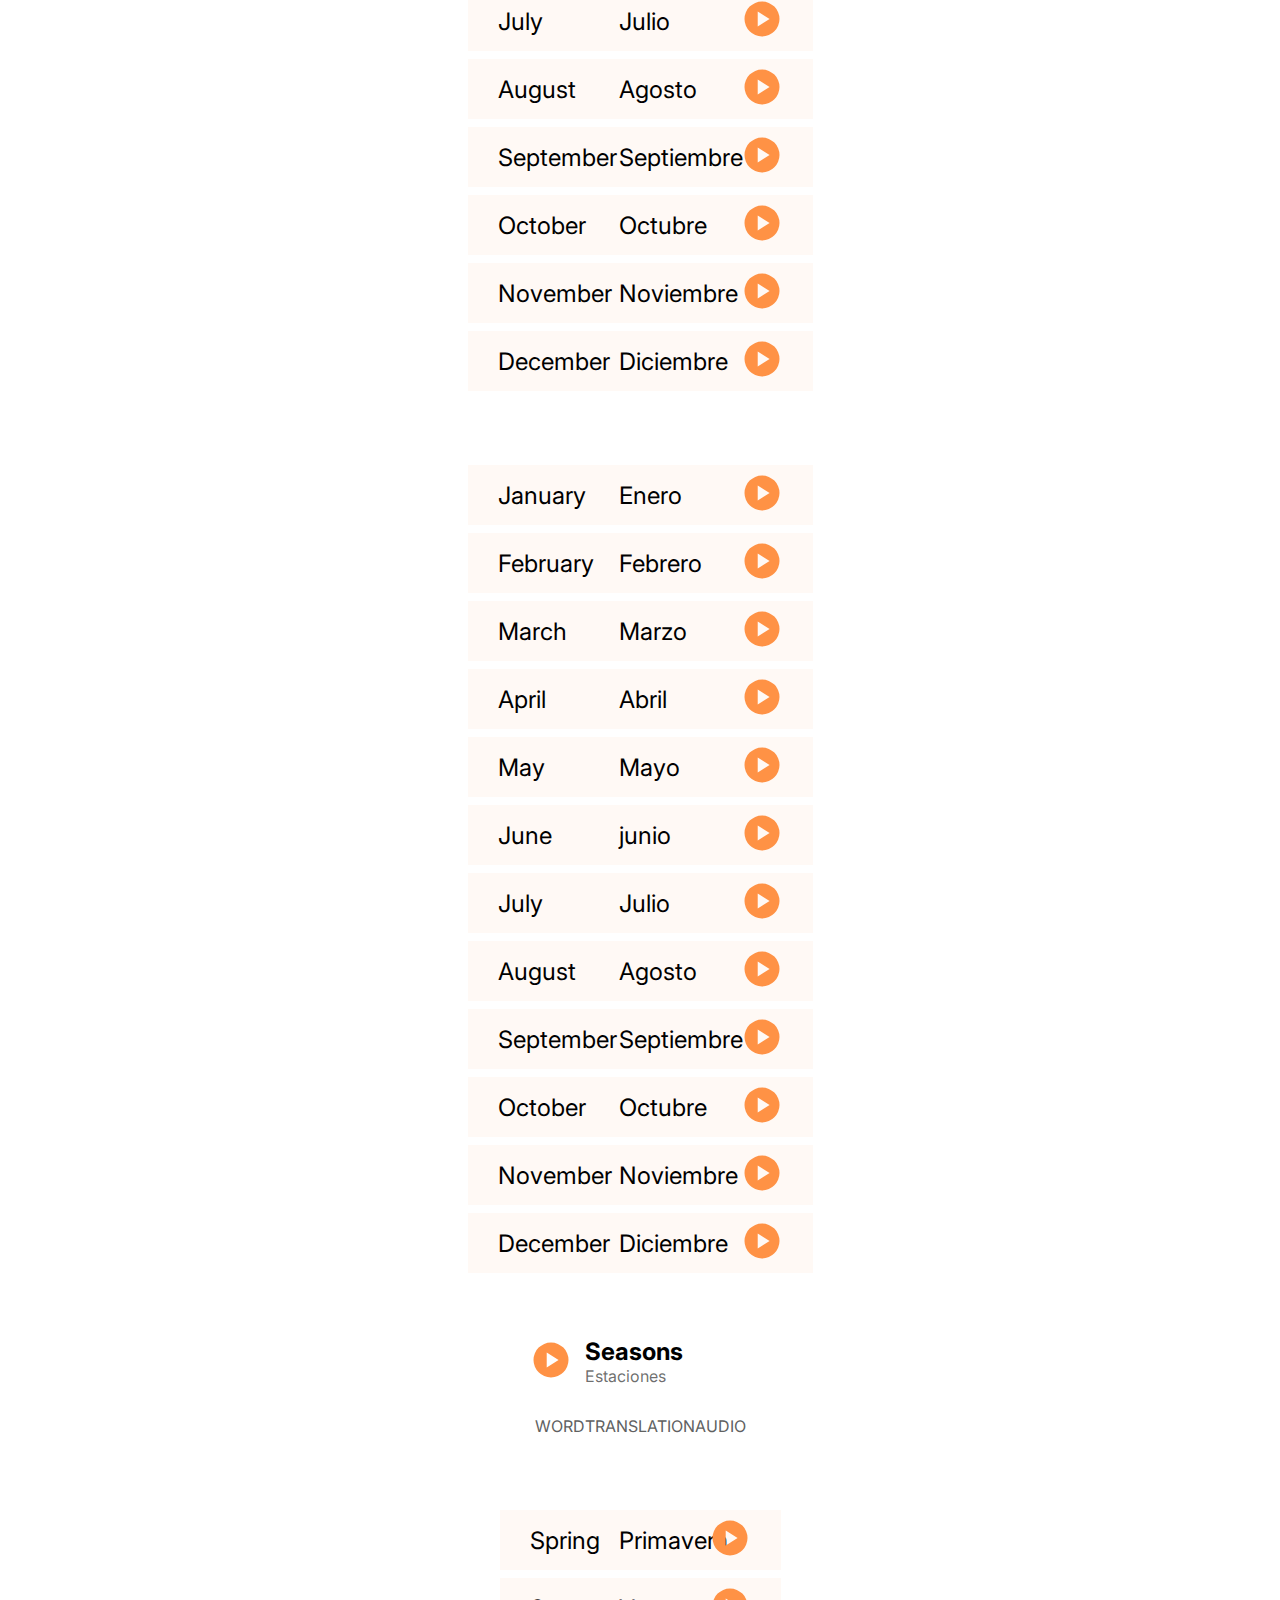
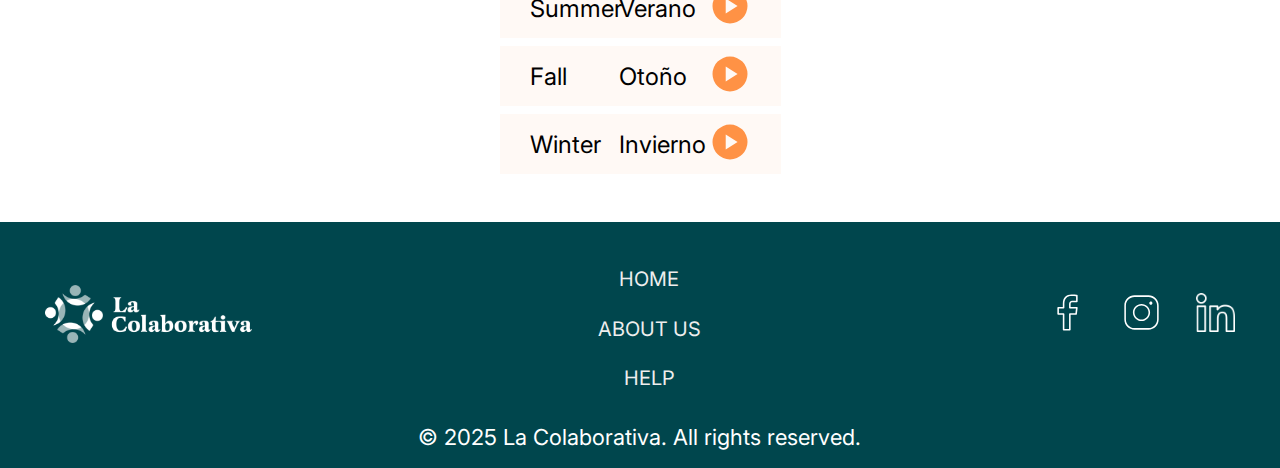
<file: vocabulary-page/vocabularyPage.html>
<!DOCTYPE html>
<html lang="en">
  <head>
    <meta charset="UTF-8" />
    <meta name="viewport" content="width=device-width, initial-scale=1.0" />
    <link
      href="https://fonts.googleapis.com/css2?family=Inter:ital,opsz,wght@0,14..32,100..900;1,14..32,100..900&family=Outfit:wght@100..900&family=Roboto:ital,wght@0,100..900;1,100..900&family=Young+Serif&display=swap"
      rel="stylesheet"
    />
    <link rel="stylesheet" href="vocabularyPage.css" />
    <title>Vocabulary-Page - ESOL - Web - Applicacion</title>
    <link rel="icon" href="../media/Designer.png" type="image/png" />
  </head>
  <body>
    <header>
      <div class="go-back">
        <a href="../vocabulary/vocabulary.html"
          ><img
            class="arrow-back"
            src="../media/arrow_circle_left_45dp_FFF_FILL0_wght400_GRAD0_opsz48.svg"
            alt="Arrow back"
        /></a>
      </div>

      <div class="header-text2">
        <h2 class="activities-text">Vocabulary</h2>
      </div>

      <div class="go-home">
        <a href="../index.html">
          <img
            src="../media/home_37dp_FFFFFF_FILL1_wght400_GRAD0_opsz40.svg"
            alt="home"
            class="home"
        /></a>
      </div>
    </header>

    <div class="language-selector">
      <div class="language selected default">
        <img class="flag" src="../media/us.svg" alt="American flag" />
        <p class="language-text">EN</p>
      </div>
      <div class="language option hidden">
        <img
          class="flag"
          src="../media/icons8-spanish-flag-48.png"
          alt="Spanish flag"
        />
        <p class="language-text">ES</p>
      </div>
    </div>

    <main>
      <section class="head">
        <div class="text">
          <h5>Days of the week, Months & Seasons</h5>
        </div>

        <div class="enunciado">
          <div class="play">
            <img
              src="../media/play_circle_40dp_FF9245_FILL1_wght400_GRAD0_opsz40.svg"
              alt="play"
              class="audio"
            />
          </div>
          <div class="main-texts">
            <h3>Days of the week.</h3>
            <p>Dias de la semana</p>
          </div>
        </div>

        <div class="fila">
          <div>
            <p>WORD</p>
          </div>

          <div>
            <p>TRANSLATION</p>
          </div>

          <div>
            <p>AUDIO</p>
          </div>
        </div>
      </section>

      <section class="principal">
        <div class="table">
          <div class="english">
            <p>Monday</p>
          </div>

          <div class="spanish">
            <p>Lunes</p>
          </div>

          <div>
            <img
              src="../media/play_circle_40dp_FF9245_FILL1_wght400_GRAD0_opsz40.svg"
              alt="play"
              class="audio"
            />
          </div>
        </div>

        <div class="table">
          <div class="english">
            <p>Tuesday</p>
          </div>

          <div class="spanish">
            <p>Martes</p>
          </div>

          <div>
            <img
              src="../media/play_circle_40dp_FF9245_FILL1_wght400_GRAD0_opsz40.svg"
              alt="play"
              class="audio"
            />
          </div>
        </div>

        <div class="table">
          <div class="english">
            <p>Wednesday</p>
          </div>

          <div class="spanish">
            <p>Miercoles</p>
          </div>

          <div>
            <img
              src="../media/play_circle_40dp_FF9245_FILL1_wght400_GRAD0_opsz40.svg"
              alt="play"
              class="audio"
            />
          </div>
        </div>

        <div class="table">
          <div class="english">
            <p>Thurday</p>
          </div>

          <div class="spanish">
            <p>Jueves</p>
          </div>

          <div>
            <img
              src="../media/play_circle_40dp_FF9245_FILL1_wght400_GRAD0_opsz40.svg"
              alt="play"
              class="audio"
            />
          </div>
        </div>

        <div class="table">
          <div class="english">
            <p>Friday</p>
          </div>

          <div class="spanish">
            <p>Viernes</p>
          </div>

          <div>
            <img
              src="../media/play_circle_40dp_FF9245_FILL1_wght400_GRAD0_opsz40.svg"
              alt="play"
              class="audio"
            />
          </div>
        </div>

        <div class="table">
          <div class="english">
            <p>Saturday</p>
          </div>

          <div class="spanish">
            <p>Sabado</p>
          </div>

          <div>
            <img
              src="../media/play_circle_40dp_FF9245_FILL1_wght400_GRAD0_opsz40.svg"
              alt="play"
              class="audio"
            />
          </div>
        </div>

        <div class="table">
          <div class="english">
            <p>Sonday</p>
          </div>

          <div class="spanish">
            <p>Domingo</p>
          </div>

          <div>
            <img
              src="../media/play_circle_40dp_FF9245_FILL1_wght400_GRAD0_opsz40.svg"
              alt="play"
              class="audio"
            />
          </div>
        </div>
      </section>

      <section class="head">
        <div class="enunciado">
          <div class="play">
            <img
              src="../media/play_circle_40dp_FF9245_FILL1_wght400_GRAD0_opsz40.svg"
              alt="play"
              class="audio"
            />
          </div>
          <div class="main-texts">
            <h3>Months</h3>
            <p>Meses</p>
          </div>
        </div>

        <div class="fila">
          <div>
            <p>WORD</p>
          </div>

          <div>
            <p>TRANSLATION</p>
          </div>

          <div>
            <p>AUDIO</p>
          </div>
        </div>
      </section>

      <section class="principal">
        <div class="table">
          <div class="english">
            <p>January</p>
          </div>

          <div class="spanish">
            <p>Enero</p>
          </div>

          <div>
            <img
              src="../media/play_circle_40dp_FF9245_FILL1_wght400_GRAD0_opsz40.svg"
              alt="play"
              class="audio"
            />
          </div>
        </div>

        <div class="table">
          <div class="english">
            <p>February</p>
          </div>

          <div class="spanish">
            <p>Febrero</p>
          </div>

          <div>
            <img
              src="../media/play_circle_40dp_FF9245_FILL1_wght400_GRAD0_opsz40.svg"
              alt="play"
              class="audio"
            />
          </div>
        </div>

        <div class="table">
          <div class="english">
            <p>March</p>
          </div>

          <div class="spanish">
            <p>Marzo</p>
          </div>

          <div>
            <img
              src="../media/play_circle_40dp_FF9245_FILL1_wght400_GRAD0_opsz40.svg"
              alt="play"
              class="audio"
            />
          </div>
        </div>

        <div class="table">
          <div class="english">
            <p>April</p>
          </div>

          <div class="spanish">
            <p>Abril</p>
          </div>

          <div>
            <img
              src="../media/play_circle_40dp_FF9245_FILL1_wght400_GRAD0_opsz40.svg"
              alt="play"
              class="audio"
            />
          </div>
        </div>

        <div class="table">
          <div class="english">
            <p>May</p>
          </div>

          <div class="spanish">
            <p>Mayo</p>
          </div>

          <div>
            <img
              src="../media/play_circle_40dp_FF9245_FILL1_wght400_GRAD0_opsz40.svg"
              alt="play"
              class="audio"
            />
          </div>
        </div>

        <div class="table">
          <div class="english">
            <p>June</p>
          </div>

          <div class="spanish">
            <p>junio</p>
          </div>

          <div>
            <img
              src="../media/play_circle_40dp_FF9245_FILL1_wght400_GRAD0_opsz40.svg"
              alt="play"
              class="audio"
            />
          </div>
        </div>

        <div class="table">
          <div class="english">
            <p>July</p>
          </div>

          <div class="spanish">
            <p>Julio</p>
          </div>

          <div>
            <img
              src="../media/play_circle_40dp_FF9245_FILL1_wght400_GRAD0_opsz40.svg"
              alt="play"
              class="audio"
            />
          </div>
        </div>

        <div class="table">
          <div class="english">
            <p>August</p>
          </div>

          <div class="spanish">
            <p>Agosto</p>
          </div>

          <div>
            <img
              src="../media/play_circle_40dp_FF9245_FILL1_wght400_GRAD0_opsz40.svg"
              alt="play"
              class="audio"
            />
          </div>
        </div>

        <div class="table">
          <div class="english">
            <p>September</p>
          </div>

          <div class="spanish">
            <p>Septiembre</p>
          </div>

          <div>
            <img
              src="../media/play_circle_40dp_FF9245_FILL1_wght400_GRAD0_opsz40.svg"
              alt="play"
              class="audio"
            />
          </div>
        </div>

        <div class="table">
          <div class="english">
            <p>October</p>
          </div>

          <div class="spanish">
            <p>Octubre</p>
          </div>

          <div>
            <img
              src="../media/play_circle_40dp_FF9245_FILL1_wght400_GRAD0_opsz40.svg"
              alt="play"
              class="audio"
            />
          </div>
        </div>

        <div class="table">
          <div class="english">
            <p>November</p>
          </div>

          <div class="spanish">
            <p>Noviembre</p>
          </div>

          <div>
            <img
              src="../media/play_circle_40dp_FF9245_FILL1_wght400_GRAD0_opsz40.svg"
              alt="play"
              class="audio"
            />
          </div>
        </div>

        <div class="table">
          <div class="english">
            <p>December</p>
          </div>

          <div class="spanish">
            <p>Diciembre</p>
          </div>

          <div>
            <img
              src="../media/play_circle_40dp_FF9245_FILL1_wght400_GRAD0_opsz40.svg"
              alt="play"
              class="audio"
            />
          </div>
        </div>
      </section>

      <section class="principal">
        <div class="table">
          <div class="english">
            <p>January</p>
          </div>

          <div class="spanish">
            <p>Enero</p>
          </div>

          <div>
            <img
              src="../media/play_circle_40dp_FF9245_FILL1_wght400_GRAD0_opsz40.svg"
              alt="play"
              class="audio"
            />
          </div>
        </div>

        <div class="table">
          <div class="english">
            <p>February</p>
          </div>

          <div class="spanish">
            <p>Febrero</p>
          </div>

          <div>
            <img
              src="../media/play_circle_40dp_FF9245_FILL1_wght400_GRAD0_opsz40.svg"
              alt="play"
              class="audio"
            />
          </div>
        </div>

        <div class="table">
          <div class="english">
            <p>March</p>
          </div>

          <div class="spanish">
            <p>Marzo</p>
          </div>

          <div>
            <img
              src="../media/play_circle_40dp_FF9245_FILL1_wght400_GRAD0_opsz40.svg"
              alt="play"
              class="audio"
            />
          </div>
        </div>

        <div class="table">
          <div class="english">
            <p>April</p>
          </div>

          <div class="spanish">
            <p>Abril</p>
          </div>

          <div>
            <img
              src="../media/play_circle_40dp_FF9245_FILL1_wght400_GRAD0_opsz40.svg"
              alt="play"
              class="audio"
            />
          </div>
        </div>

        <div class="table">
          <div class="english">
            <p>May</p>
          </div>

          <div class="spanish">
            <p>Mayo</p>
          </div>

          <div>
            <img
              src="../media/play_circle_40dp_FF9245_FILL1_wght400_GRAD0_opsz40.svg"
              alt="play"
              class="audio"
            />
          </div>
        </div>

        <div class="table">
          <div class="english">
            <p>June</p>
          </div>

          <div class="spanish">
            <p>junio</p>
          </div>

          <div>
            <img
              src="../media/play_circle_40dp_FF9245_FILL1_wght400_GRAD0_opsz40.svg"
              alt="play"
              class="audio"
            />
          </div>
        </div>

        <div class="table">
          <div class="english">
            <p>July</p>
          </div>

          <div class="spanish">
            <p>Julio</p>
          </div>

          <div>
            <img
              src="../media/play_circle_40dp_FF9245_FILL1_wght400_GRAD0_opsz40.svg"
              alt="play"
              class="audio"
            />
          </div>
        </div>

        <div class="table">
          <div class="english">
            <p>August</p>
          </div>

          <div class="spanish">
            <p>Agosto</p>
          </div>

          <div>
            <img
              src="../media/play_circle_40dp_FF9245_FILL1_wght400_GRAD0_opsz40.svg"
              alt="play"
              class="audio"
            />
          </div>
        </div>

        <div class="table">
          <div class="english">
            <p>September</p>
          </div>

          <div class="spanish">
            <p>Septiembre</p>
          </div>

          <div>
            <img
              src="../media/play_circle_40dp_FF9245_FILL1_wght400_GRAD0_opsz40.svg"
              alt="play"
              class="audio"
            />
          </div>
        </div>

        <div class="table">
          <div class="english">
            <p>October</p>
          </div>

          <div class="spanish">
            <p>Octubre</p>
          </div>

          <div>
            <img
              src="../media/play_circle_40dp_FF9245_FILL1_wght400_GRAD0_opsz40.svg"
              alt="play"
              class="audio"
            />
          </div>
        </div>

        <div class="table">
          <div class="english">
            <p>November</p>
          </div>

          <div class="spanish">
            <p>Noviembre</p>
          </div>

          <div>
            <img
              src="../media/play_circle_40dp_FF9245_FILL1_wght400_GRAD0_opsz40.svg"
              alt="play"
              class="audio"
            />
          </div>
        </div>

        <div class="table">
          <div class="english">
            <p>December</p>
          </div>

          <div class="spanish">
            <p>Diciembre</p>
          </div>

          <div>
            <img
              src="../media/play_circle_40dp_FF9245_FILL1_wght400_GRAD0_opsz40.svg"
              alt="play"
              class="audio"
            />
          </div>
        </div>
      </section>

      <section class="head">
        <div class="enunciado">
          <div class="play">
            <img
              src="../media/play_circle_40dp_FF9245_FILL1_wght400_GRAD0_opsz40.svg"
              alt="play"
              class="audio"
            />
          </div>
          <div class="main-texts">
            <h3>Seasons</h3>
            <p>Estaciones</p>
          </div>
        </div>

        <div class="fila">
          <div>
            <p>WORD</p>
          </div>

          <div>
            <p>TRANSLATION</p>
          </div>

          <div>
            <p>AUDIO</p>
          </div>
        </div>
      </section>

      <section class="principal">
        <div class="table">
          <div class="english">
            <p>Spring</p>
          </div>

          <div class="spanish">
            <p>Primavera</p>
          </div>

          <div>
            <img
              src="../media/play_circle_40dp_FF9245_FILL1_wght400_GRAD0_opsz40.svg"
              alt="play"
              class="audio"
            />
          </div>
        </div>

        <div class="table">
          <div class="english">
            <p>Summer</p>
          </div>

          <div class="spanish">
            <p>Verano</p>
          </div>

          <div>
            <img
              src="../media/play_circle_40dp_FF9245_FILL1_wght400_GRAD0_opsz40.svg"
              alt="play"
              class="audio"
            />
          </div>
        </div>

        <div class="table">
          <div class="english">
            <p>Fall</p>
          </div>

          <div class="spanish">
            <p>Otoño</p>
          </div>

          <div>
            <img
              src="../media/play_circle_40dp_FF9245_FILL1_wght400_GRAD0_opsz40.svg"
              alt="play"
              class="audio"
            />
          </div>
        </div>

        <div class="table">
          <div class="english">
            <p>Winter</p>
          </div>

          <div class="spanish">
            <p>Invierno</p>
          </div>

          <div>
            <img
              src="../media/play_circle_40dp_FF9245_FILL1_wght400_GRAD0_opsz40.svg"
              alt="play"
              class="audio"
            />
          </div>
        </div>
      </section>
    </main>

    <footer>
      <img
        class="colaborativa-logo"
        src="../media/LaColaborativa-Logo_white.png"
        alt="LaColaborativa-Logo_white"
      />
      <hr />
      <section class="links">
        <a class="footer-links" href="../index.html">HOME</a>
        <hr />
        <a class="footer-links" href="../aboutUs/about-us.html">ABOUT US</a>
        <hr />
        <a class="footer-links" href="../help/help.html">HELP</a>
      </section>
      <hr />
      <section class="all-logos">
        <a
          href="https://www.facebook.com/lacolaborativadechelsea/"
          target="_blank"
          ><img
            class="logo"
            src="../media/icons8-facebook-logo-100.svg"
            alt="Facebook logo"
        /></a>
        <a
          href="https://www.instagram.com/la_colaborativa/?hl=en"
          target="_blank"
          ><img
            class="logo"
            src="../media/icons8-instagram-logo.svg"
            alt="Instagram logo"
        /></a>
        <a
          href="https://www.linkedin.com/company/la-colaborativa#:~:text=Levantando%20al%20pueblo%20~%20Lifting%20people%20up%20%7C,Chelsea%2C%20East%20Boston%2C%20Everett%2C%20Lynn%2C%20Revere%2C%20and%20Malden."
          target="_blank"
        >
          <img
            class="logo"
            src="../media/icons8-instagram-logo.png"
            alt="Linkedin logo"
        /></a>
      </section>
      <div class="footer-last-text">
        <p class="last-text">© 2025 La Colaborativa. All rights reserved.</p>
      </div>
    </footer>
    <script src="vocabularyPage.js"></script>
  </body>
</html>
</file>
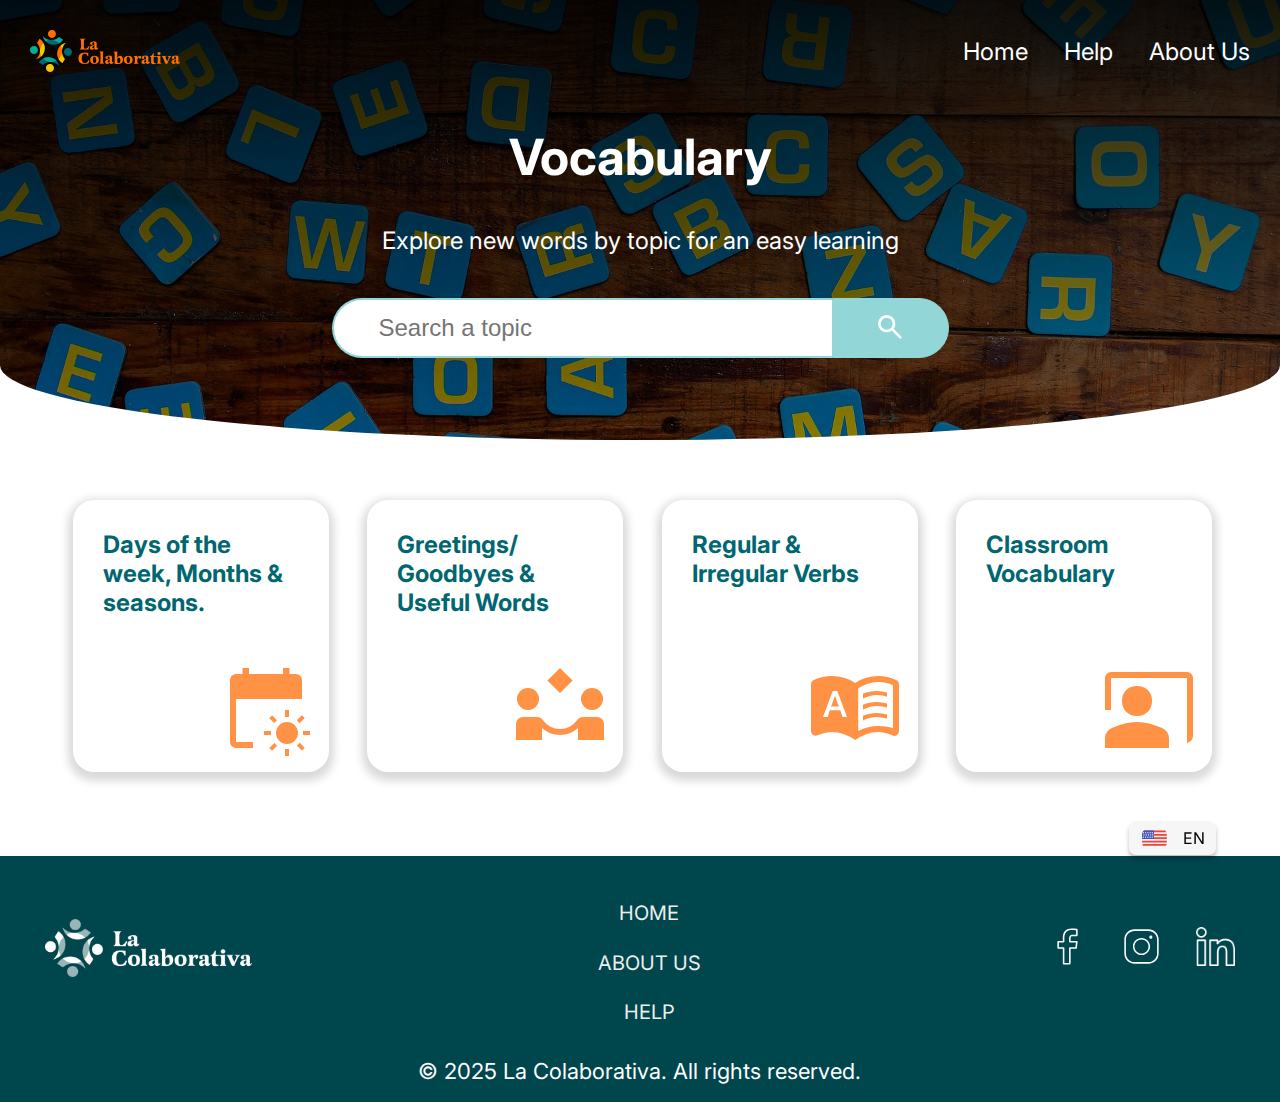
<file: vocabulary/vocabulary.html>
<!DOCTYPE html>
<html lang="en">
  <head>
    <meta charset="UTF-8" />
    <meta name="viewport" content="width=device-width, initial-scale=1.0" />
    <link
      href="https://fonts.googleapis.com/css2?family=Inter:ital,opsz,wght@0,14..32,100..900;1,14..32,100..900&family=Outfit:wght@100..900&family=Roboto:ital,wght@0,100..900;1,100..900&family=Young+Serif&display=swap"
      rel="stylesheet"
    />
    <link rel="stylesheet" href="vocabulary.css" />
    <title>Vocabulary - ESOL - Web - Applicacion</title>
    <link rel="icon" href="../media/Designer.png" type="image/png" />
  </head>
  <body>
    <header>
      <div class="enunciado hidden">
        <div class="logo-principal">
          <a href="../index.html">
            <img
              class="logo-principal"
              src="../media/LaColaborativa-logo.webp"
              alt="logo principal"
            />
          </a>
        </div>

        <nav class="header-links">
          <a class="header-text" href="../index.html">Home</a>
          <a class="header-text" href="../help/help.html">Help</a>
          <a class="header-text" href="../aboutUs/about-us.html">About Us</a>
        </nav>
      </div>

      <div class="go-back">
        <a href="../index.html"
          ><img
            class="arrow-back"
            src="../media/arrow_circle_left_45dp_FFF_FILL0_wght400_GRAD0_opsz48.svg"
            alt="Arrow back"
        /></a>
      </div>

      <div class="header-text2">
        <h2 class="vocabulary-text">Vocabulary</h2>
      </div>
    </header>

    <div class="language-selector">
      <div class="language selected default">
        <img class="flag" src="../media/us.svg" alt="American flag" />
        <p class="language-text">EN</p>
      </div>
      <div class="language option hidden">
        <img
          class="flag"
          src="../media/icons8-spanish-flag-48.png"
          alt="Spanish flag"
        />
        <p class="language-text">ES</p>
      </div>
    </div>

    <main>
      <section class="input-and-text">
        <div class="input-container">
          <input id="input" type="text" placeholder="Search a topic" />
          <button class="search">
            <img
              class="search-icon"
              src="../media/search_25dp_FFF_FILL0_wght400_GRAD0_opsz24.svg"
              alt="Search icon"
            />
          </button>
        </div>

        <div class="text">
          <p>Explore new words by topic for an easy learning</p>
        </div>
      </section>

      <section class="all-rows">
        <a href="../vocabulary-page/vocabularyPage.html">
          <div class="topics calendar">
            <div class="description">
              <p>Days of the week, Months & seasons.</p>
            </div>

            <div class="foto">
              <img
                class="image"
                src="../media/early_on_55dp_FF9245_FILL1_wght400_GRAD0_opsz48.svg"
                alt="Calendar"
              />
            </div>
          </div>
        </a>

        <a href="../greetings&goodByes/greetings.html">
          <div class="topics greetings">
            <div class="description">
              <p>Greetings/ Goodbyes & Useful Words</p>
            </div>

            <div class="foto">
              <img
                class="image"
                src="../media/partner_exchange_60dp_FF9245_FILL1_wght400_GRAD0_opsz48.svg"
                alt="Greetings"
              />
            </div>
          </div>
        </a>

        <a href="#">
          <div class="topics numbers">
            <div class="description">
              <p>Regular & Irregular Verbs</p>
            </div>

            <div class="foto">
              <img
                class="image"
                src="../media/dictionary_61dp_FF9245_FILL1_wght400_GRAD0_opsz48.svg"
                alt="Greetings"
              />
            </div>
          </div>
        </a>

        <a href="#">
          <div class="topics verb-be">
            <div class="description">
              <p>Classroom Vocabulary</p>
            </div>

            <div class="foto">
              <img
                class="image"
                src="../media/co_present_61dp_FF9245_FILL1_wght400_GRAD0_opsz48.svg"
                alt="Greetings"
              />
            </div>
          </div>
        </a>
      </section>
    </main>

    <footer>
      <img
        class="colaborativa-logo"
        src="../media/LaColaborativa-Logo_white.png"
        alt="LaColaborativa-Logo_white"
      />
      <hr />
      <section class="links">
        <a class="footer-links" href="../index.html">HOME</a>
        <hr />
        <a class="footer-links" href="../aboutUs/about-us.html">ABOUT US</a>
        <hr />
        <a class="footer-links" href="../help/help.html">HELP</a>
      </section>
      <hr />
      <section class="all-logos">
        <a
          href="https://www.facebook.com/lacolaborativadechelsea/"
          target="_blank"
          ><img
            class="logo"
            src="../media/icons8-facebook-logo-100.svg"
            alt="Facebook logo"
        /></a>
        <a
          href="https://www.instagram.com/la_colaborativa/?hl=en"
          target="_blank"
          ><img
            class="logo"
            src="../media/icons8-instagram-logo.svg"
            alt="Instagram logo"
        /></a>
        <a
          href="https://www.linkedin.com/company/la-colaborativa#:~:text=Levantando%20al%20pueblo%20~%20Lifting%20people%20up%20%7C,Chelsea%2C%20East%20Boston%2C%20Everett%2C%20Lynn%2C%20Revere%2C%20and%20Malden."
          target="_blank"
        >
          <img
            class="logo"
            src="../media/icons8-instagram-logo.png"
            alt="Linkedin logo"
        /></a>
      </section>
      <div class="footer-last-text">
        <p class="last-text">© 2025 La Colaborativa. All rights reserved.</p>
      </div>
    </footer>
    <script src="vocabulary.js"></script>
  </body>
</html>
</file>
<file: homepage/style.css>
* {
  margin: 0;
  padding: 0;
  box-sizing: border-box;
}

p,
h1,
h3,
h5,
h2:hover {
  cursor: default;
}

body {
  font-family: "Inter", sans-serif;
  background-color: #fff3b5;
  display: flex;
  flex-flow: column;
  align-items: center;
  position: relative;
}

main {
  display: flex;
  flex-flow: column;
  justify-content: center;
  align-items: center;
}

.flag {
  width: 1.6875rem;
  height: 1.6875rem;
  border-radius: 80px;
}

header {
  display: flex;
  margin-top: 47px;
  margin-left: 13px;
  margin-right: 13px;
  width: 100%;
  justify-content: space-between;
  padding: 0 30px;
}
.nav {
  display: flex;
  flex-flow: column;
}

.language-selector {
  width: 5.4375rem;
  position: fixed;
  bottom: 5%;
  right: 5%;
}

.logo-principal {
  max-width: 9.375rem;
  max-height: 2.625rem;
}

.language {
  display: flex;
  justify-content: center;
  align-items: center;
  gap: 15px;
  width: 5.4375rem;
  height: 2.125rem;
  border-radius: 7px;
  box-shadow: 0 4px 4px 0 rgba(0, 0, 0, 0.25);
  border: none;
  cursor: pointer;
  background-color: #f6f6f6;
}

.option {
  position: absolute;
  bottom: 40px;
  cursor: pointer;
}

.text {
  font-size: 16px;
}

.close {
  width: 2.5rem;
  height: 2.5rem;
  cursor: pointer;
}

.menu {
  width: 2.5rem;
  height: 2.5rem;
  cursor: pointer;
}

.hidden {
  display: none;
}

.navegation {
  overflow: hidden;
  height: 0;
  transition: height 0.8s ease;
  display: flex;
  flex-flow: column;
  text-align: center;
  gap: 10px;
}

.linea-del-nav {
  border: solid 1px #f47820;
  width: 21.625rem;
}

a {
  text-decoration: none;
  color: black;
  cursor: pointer;
}

.hero {
  background-image: url(../media/Hero-Photo.jpg);
  width: 100%;
  height: 17rem;
  background-size: cover;
  background-position: center;
  background-repeat: no-repeat;
  text-align: center;
  padding: 30px 0px 16px 0px;
  margin-bottom: 40px;
  margin-top: 27px;
}

h1 {
  color: #fff;
  font-size: 36px;
  font-weight: bold;
  margin-bottom: 20px;
}

.principal {
  display: flex;
  flex-flow: column;
  text-align: center;
  align-items: center;
  line-height: 25px;
}

.description {
  font-size: 16px;
  line-height: 25px;
  color: #fff;
  margin: 0px 33px;
}

button {
  display: flex;
  justify-content: center;
  align-items: center;
  justify-content: flex-start;
  gap: 52px;
  width: 20.75rem;
  height: 4.5625rem;
  font-size: 24px;
  font-weight: bold;
  padding: 0 30px;

  color: #fff;
  background-color: #ff9245;
  border-radius: 7px;
  box-shadow: 0 4px 4px 0 rgba(0, 0, 0, 0.25);
  border: none;
  margin-bottom: 25px;
  cursor: pointer;
}

.symbol {
  width: 3.125rem;
  height: 3.125rem;
}

footer {
  background-color: #00464d;
  display: flex;
  flex-flow: column;
  align-items: center;
  justify-content: center;
  padding: 22px 0;
  gap: 18px;
  margin-top: 3.125rem;
  min-width: 100%;
}

footer hr {
  border-color: #fff;
  width: 100%;
}

.footer-links {
  margin-left: 19px;
  color: #fff;
  font-size: 18px;
  text-decoration: none;
}

.colaborativa-logo {
  width: 12.9275rem;
  height: 3.625rem;
  margin-bottom: 22px;
}

.links {
  display: flex;
  flex-flow: column;
  justify-content: center;
  gap: 14px;
  min-width: 100%;
}

.all-logos {
  display: flex;
  align-items: center;
  margin-top: 33px;
  gap: 2.1875rem;
}

.logo {
  height: 3rem;
  margin: 33px 0;
}

.last-text {
  margin-top: 32px;
  margin-bottom: 15px;
  color: #fff;
  font-size: 16px;
}

@media (min-width: 768px) {
  header {
    flex-flow: row;
    background-image: linear-gradient(
        to bottom,
        rgba(0, 0, 0, 0.9),
        rgba(0, 0, 0, 0.1) 40%
      ),
      url(../media/Hero-Photo.jpg);

    width: 100%;
    height: 25rem;
    background-size: cover;
    background-position: center 65%;
    background-repeat: no-repeat;
    object-fit: cover;
    text-align: center;
    justify-content: right;
    padding: 30px 30px 16px 30px;
    margin: 0;
    border-radius: 0 0 50% 50% / 0 17% 17%;
    position: relative;
  }

  .hero {
    background-image: none;
    position: absolute;
    top: 55px;
    height: auto;
    padding: 10px 0;
  }

  .header-text2 {
    width: 100%;
  }

  .description {
    font-size: 1.8rem;
    line-height: normal;
    margin-top: 0.5rem;
  }
  h1 {
    font-size: 3rem;
  }
  .menu {
    display: none;
  }

  .nav {
    display: none;
  }
  .navegation {
    display: none;
  }

  .about-us-help {
    display: flex;
    gap: 30px;
    margin: 0;
    width: 100%;
    height: fit-content;
    justify-content: right;
    margin: 4px;
    font-size: 24px;
    z-index: 5;
  }

  .enlace {
    color: #fff;
    margin: 0;
  }

  .enlace:hover {
    text-decoration: underline;
    color: #ff9245;
  }

  .language-selector {
    height: 2.125rem;
  }

  .option {
    z-index: 5;
  }

  main {
    margin-top: 3.75rem;
  }

  .principal {
    /* margin-top: 1.5625rem; */
    flex-flow: row;
    gap: 2rem;
    align-items: center;
    justify-content: center;
  }

  button {
    flex-flow: column;
    width: 237px;
    height: 237px;
    font-size: 28px;
    font-weight: bold;
    gap: 12px;
    justify-content: center;
    margin: 0;
  }

  .symbol {
    width: 6.125rem;
    height: 6.125rem;
  }

  footer {
    margin-top: 3rem;
    padding: 0;
    display: grid;
    grid-template-columns: repeat(3, 1fr);
    grid-template-rows: repeat(3, auto);
    text-align: center;
  }
  footer hr {
    display: none;
  }
  .colaborativa-logo {
    grid-column: 1/2;
    grid-row: 1/2;
    margin: 45px 45px;
    justify-self: left;
  }
  .links {
    grid-column: 2/3;
    grid-row: 1/2;
    align-self: self-start;
    gap: 1.6rem;
    margin-top: 45px;
    padding: 0;
    font-size: 1.375rem;
    text-align: center;
    margin-bottom: 1rem;
  }
  .footer-links {
    justify-content: center;
    color: #eee;
    font-size: 1.25rem;
    text-decoration: none;
  }

  .footer-links:hover {
    text-decoration: underline;
  }

  .all-logos {
    grid-column: 3/4;
    grid-row: 1/2;
    margin: 0;
    justify-self: end;
    align-self: center;
    margin-right: 45px;
  }
  .logo {
    height: 2.448125rem;
  }
  .footer-last-text {
    grid-column: 1/4;
    grid-row: 2/3;
    align-self: center;
    justify-content: center;
    text-align: center;
  }
  .last-text {
    margin: 0;
    font-size: 1.375rem;
  }
}

@media (min-width: 900px) {
  .principal {
    gap: 5.875rem;
  }
}
</file>
<file: aboutUs/about-us.css>
* {
  padding: 0;
  margin: 0;
  box-sizing: border-box;
}

body {
  background: none;
  font-family: "inter", sans-serif;
  font-size: 16px;
  position: relative;
}

header {
  width: 100%;
  height: 7.625rem;
  background-color: #ff9345d8;
  display: flex;
  align-items: center;
  padding: 0 30px;
  gap: 3.625rem;
}
h1 {
  font-size: 1.625rem;
  color: #fff;
}

.arrow-back {
  width: 2.625rem;
  height: 2.625rem;
}

.language-selector {
  width: 5.4375rem;
  position: fixed;
  bottom: 5%;
  right: 5%;
}

.language {
  display: flex;
  justify-content: center;
  align-items: center;
  gap: 15px;
  width: 5.4375rem;
  height: 2.125rem;
  border-radius: 7px;
  box-shadow: 0 4px 4px 0 rgba(0, 0, 0, 0.25);
  border: none;
  cursor: pointer;
  background-color: #f6f6f6;
}

.option {
  position: absolute;
  bottom: 2.5rem;
  cursor: pointer;
}

.flag {
  width: 1.6875rem;
  height: 1.6875rem;
}

main {
  margin-top: 2.1875rem;
  padding: 0 10px;
}

h2 {
  font-size: 1.375rem;
  color: #006770;
  font-weight: bold;
}
.table-section h2 {
  margin-left: 15px;
}

.table {
  display: flex;
  margin-top: 0.875rem;
  flex-flow: column;
  background-color: #fffbe8;
}

.first-column {
  display: flex;
  justify-content: space-between;
  background-color: #fff3b5;
  height: 2rem;
  border-radius: 10px 10px 0 0;
  align-items: center;
}

.second-column {
  display: flex;
  justify-content: space-between;
  height: 3.75rem;
  align-items: center;
}
.third-column {
  display: flex;
  justify-content: space-between;
  background-color: #fff3b5;
  height: 3.75rem;
  align-items: center;
}
.fourth-column {
  display: flex;
  justify-content: space-between;
  height: 3.75rem;
  align-items: center;
}
.fifth-column {
  display: flex;
  justify-content: space-between;
  background-color: #fff3b5;
  height: 4.75rem;
  align-items: center;
  border-radius: 0 0 10px 10px;
}

.texto {
  margin-left: 16px;
}
.months {
  margin-right: 25px;
}
.month {
  margin-right: 68px;
}
.duration {
  margin-right: 76px;
}

.registration-section {
  margin-top: 2.75rem;
  padding: 0 18px;
  display: flex;
  flex-flow: column;
}
.registration-section h2 {
  margin-bottom: 0.24rem;
  font-size: 22px;
}

.all-steps {
  margin-top: 0.5rem;
  display: flex;
  flex-flow: column;
}

.steps {
  display: flex;
  gap: 8px;
  align-items: center;
}

.circule-shape {
  background-color: #00ac98;
  min-width: 2.8125rem;
  height: 2.8125rem;
  border-radius: 50%;
  color: #fff;
  text-align: center;
  align-content: center;
}

.description {
  font-size: 15px;
}

.rectangule-shape {
  width: 0.4375rem;
  height: 2.7rem;
  background-color: #00ac98;
  margin-left: 19px;
}

.diferent {
  background-color: #006770;
}

.location-section {
  margin-top: 2.5rem;
  display: flex;
  justify-content: center;
}

#location {
  width: 18.95rem;
  border: solid 2px #f7ca00;
  border-radius: 15px;
  box-shadow: 0 4px 7.1px 0;
  display: flex;
  flex-flow: column;
  padding: 12px 10px 10px 10px;
}

#location-text {
  display: flex;
  flex-flow: column;
  font-size: 15px;
  margin-left: 0.3125rem;
}

#location-text h4 {
  font-size: 1rem;
}

#contact {
  display: flex;
  margin-top: 0.8125rem;
  gap: 15px;
}

.map {
  margin-top: 0.8rem;
}

.policies-section {
  display: flex;
  flex-flow: column;
  margin-top: 3.75rem;
  padding: 10px;
}

.policies-section h2 {
  margin-left: 18px;
  margin-bottom: 1rem;
}

.policies-section p {
  font-size: 0.9375rem;
  margin-top: 0.4375rem;
}

.arrow-down {
  width: 1.1875rem;
  height: 0.7325rem;
  margin-right: 22px;
  cursor: pointer;
}

.arrow-up {
  width: 1.1875rem;
  height: 0.7325rem;
  margin-right: 22px;
  cursor: pointer;
}

ol {
  padding-left: 26px;
}

hr {
  margin: 15px 0;
  width: 100%;
}

.list {
  display: flex;
  justify-content: space-between;
  margin-top: 0.5rem;
}

ul {
  list-style: none;
  margin-top: 0.4375rem;
  padding-left: 1rem;
}
ul li {
  position: relative;
}
ul li::before {
  content: "";
  position: absolute;
  left: -1rem;
  top: 0.5rem;
  width: 0.4rem;
  height: 0.4rem;
  background-color: black;
  border-radius: 50%;
}

.instructors {
  margin-top: 2.4375rem;
  padding: 0 37px;
  display: flex;
  flex-flow: column;
  gap: 0.75rem;
}

.instructors h2 {
  margin-bottom: 1rem;
}

.scroll {
  cursor: pointer;
}

.teachers {
  display: flex;
  flex-flow: column;
  align-items: center;
  gap: 0.9375rem;
}

.photo {
  display: flex;
  align-items: center;
  justify-content: center;
}

.img {
  width: 4.8125rem;
  height: 4.8125rem;
  border-radius: 50%;
  object-fit: cover;
}

.background {
  display: flex;
  gap: 1.0625rem;
  margin-bottom: 15px;
  background-color: #f2fcfb;
  border: solid #99ded6;
  border-width: 2px 2px 2px 0;
  width: 20.75rem;
  height: 4.8125rem;
  align-items: center;
  border-radius: 38.5px;
  box-shadow: 0 4px 4px 0 #00000025;
}

.hidden {
  display: none;
}

.animation {
  height: 0;
  opacity: 0;
  pointer-events: none;
  transition: height 0.5s ease, opacity 0.5s ease;
}

footer {
  background-color: #00464d;
  display: flex;
  flex-flow: column;
  align-items: center;
  justify-content: center;
  padding: 22px 0;
  gap: 18px;
  margin-top: 3.125rem;
  min-width: 100%;
}

footer hr {
  border-color: #fff;
  width: 100%;
}

.footer-links {
  margin-left: 19px;
  color: #fff;
  font-size: 18px;
  text-decoration: none;
}

.footer-links:hover {
  text-decoration: underline;
}

.colaborativa-logo {
  width: 12.9275rem;
  height: 3.625rem;
  margin-bottom: 22px;
}

.links {
  display: flex;
  flex-flow: column;
  justify-content: center;
  gap: 14px;
  min-width: 100%;
}

.all-logos {
  display: flex;
  align-items: center;
  margin-top: 33px;
  gap: 2.1875rem;
}

.logo {
  height: 3rem;
  margin: 33px 0;
}

.last-text {
  margin-top: 32px;
  margin-bottom: 15px;
  color: #fff;
  font-size: 16px;
}

@media (min-width: 768px) {
  .arrow-back {
    display: none;
  }

  header {
    flex-flow: column;
    gap: 5px;
    padding: 20px 30px 0 30px;
    height: 12.5rem;
    box-shadow: 0 8px 20px -2px #00000025;
  }

  .enunciado {
    display: flex;
    width: 100%;
    justify-content: space-between;
    align-items: center;
  }

  .logo-principal {
    max-width: 16.25rem;
    max-height: 4.5rem;
  }

  .header-links {
    display: flex;
    gap: 36px;
  }

  .header-text {
    color: #fff;
    text-decoration: none;
    font-size: 1.5rem;
    font-weight: 500;
  }

  .header-text:hover {
    text-decoration: underline;
  }
  h1 {
    font-size: 2.8125rem;
  }

  main {
    display: flex;
    flex-flow: column;
    align-items: center;
    text-align: center;
  }

  .table {
    width: 48.625rem;
    margin-top: 1.25rem;
  }

  .first-column {
    height: 3.625rem;
  }

  .second-column {
    height: 5.4375rem;
  }

  .third-column {
    height: 5.5rem;
  }

  .fourth-column {
    height: 5.4375rem;
  }
  .fifth-column {
    height: 8rem;
  }

  h5 {
    font-size: 1.6875rem;
  }

  .table p {
    font-size: 1.6875rem;
  }
  .table-section h2 {
    margin-top: 2.5rem;
  }

  h2 {
    font-size: 2.375rem;
  }

  .registration-section {
    padding: 0;
    gap: 0;
  }

  .registration-section h2 {
    font-size: 2.375rem;
  }

  .follow {
    font-size: 1.6875rem;
  }

  .all-steps {
    flex-flow: row;
    align-items: center;
    justify-content: center;
    counter-reset: lista;
  }

  .steps {
    flex-flow: column;
    gap: 0;
    justify-content: center;
    align-items: center;
    width: 6.7rem;
    margin-top: 1.625rem;
  }

  .circule-shape {
    width: 6.875rem;
    height: 6.875rem;
    font-size: 2.625rem;
    font-weight: bold;
    align-items: center;
  }

  .rectangule-shape {
    width: 8rem;
    height: 1.125rem;
    margin: 0;
    margin-bottom: 70px;
  }

  .description {
    width: 12rem;
    height: 5rem;
    margin-top: 20px;
    counter-increment: lista;
    position: relative;
    padding-left: 1rem;
  }

  .description::before {
    content: counter(lista) ".";
    position: absolute;
    left: 0;
    color: black;
    font-weight: bold;
  }

  .location-section {
    margin-top: 4rem;
  }

  #location {
    flex-flow: row;
    width: 41.125rem;
    border-radius: 20px;
    border: solid 3px #f7ca00;
    text-align: start;
    justify-content: space-between;
    align-items: center;
    padding: 10px 10px 10px 48px;
  }

  #contact {
    flex-flow: column;
    gap: 5px;
  }

  .map {
    margin: 0;
  }

  iframe {
    width: 19.5625rem;
    height: 15.4375rem;

    border-radius: 0 20px 20px 0;
  }

  .policies-section {
    margin-top: 6rem;
    padding: 0 80px;
  }

  .policies-section h2 {
    margin-bottom: 1rem;
  }

  .policies-section h4 {
    font-size: 1.2rem;
  }

  .parrafo {
    text-align: start;
    line-height: 2;
  }

  ul li::before {
    top: 0.8rem;
  }

  .instructors {
    margin-top: 5rem;
  }

  .instructors h2 {
    margin-bottom: 1rem;
  }

  .teachers {
    margin-top: 10rem;
    width: 61.75rem;
    height: 12rem;
    background-color: #f2fcfb;
    border: 3px solid #9bd7d5;
    border-radius: 0 0 25px 25px;
    box-shadow: 0 4px 4px 0 rgba(0, 0, 0, 0.25);
    flex-flow: row;
    justify-content: space-around;
  }

  .background {
    width: auto;
    height: auto;
    flex-flow: column;
    background: none;
    position: relative;
    bottom: 6.2rem;
    border: none;
  }

  .img {
    width: 10.985625rem;
    height: 10.985625rem;
  }

  footer {
    margin-top: 3rem;
    padding: 0;
    display: grid;
    grid-template-columns: repeat(3, 1fr);
    grid-template-rows: repeat(3, auto);
    text-align: center;
  }
  footer hr {
    display: none;
  }
  .colaborativa-logo {
    grid-column: 1/2;
    grid-row: 1/2;
    margin: 45px 45px;
    justify-self: left;
  }
  .links {
    grid-column: 2/3;
    grid-row: 1/2;
    align-self: self-start;
    gap: 1.6rem;
    margin-top: 45px;
    padding: 0;
    font-size: 1.375rem;
    text-align: center;
    margin-bottom: 1rem;
  }
  .footer-links {
    justify-content: center;
    color: #eee;
    font-size: 1.25rem;
    text-decoration: none;
  }
  .all-logos {
    grid-column: 3/4;
    grid-row: 1/2;
    margin: 0;
    justify-self: end;
    align-self: center;
    margin-right: 45px;
  }
  .logo {
    height: 2.448125rem;
  }
  .footer-last-text {
    grid-column: 1/4;
    grid-row: 2/3;
    align-self: center;
    justify-content: center;
    text-align: center;
  }
  .last-text {
    margin: 0;
    font-size: 1.375rem;
  }
}
</file>
<file: activities/activities.css>
* {
  margin: 0;
  padding: 0;
  box-sizing: border-box;
}

p,
h1,
h3,
h5,
h2:hover {
  cursor: default;
}

body {
  background: none;
  font-family: "inter", sans-serif;
  font-size: 16px;
  position: relative;
}

body::before {
  content: "";
  position: fixed;
  top: 0;
  left: 0;
  width: 100vw;
  height: 100vh;
  background-color: #fff3b5;
  z-index: -1;
  pointer-events: none;
}

header {
  width: 100%;
  height: 7.625rem;
  background-color: #ff9245;
  display: flex;
  align-items: center;
  padding: 0 30px;
}

.header-text2 {
  display: flex;
  width: 75%;
  justify-content: center;
}

.arrow-back {
  width: 2.625rem;
  height: 2.625rem;
}
h2 {
  font-size: 1.875rem;
  color: #fff;
}

.language-selector {
  width: 5.4375rem;
  position: fixed;
  bottom: 5%;
  right: 5%;
}

.language {
  display: flex;
  justify-content: center;
  align-items: center;
  gap: 15px;
  width: 5.4375rem;
  height: 2.125rem;
  border-radius: 7px;
  box-shadow: 0 4px 4px 0 rgba(0, 0, 0, 0.25);
  border: none;
  cursor: pointer;
  background-color: #f6f6f6;
}

.option {
  position: absolute;
  bottom: 2.5rem;
  cursor: pointer;
}

.flag {
  width: 1.6875rem;
  height: 1.6875rem;
  border-radius: 80px;
}

.hidden {
  display: none;
}

main {
  margin-top: 1.875rem;
  padding: 0 29px;
  display: flex;
  flex-flow: column;
  align-items: center;
}

.input-container {
  display: flex;
  justify-content: center;
}

#input {
  width: 16rem;
  height: 2.8125rem;
  font-size: 1.125rem;
  border-radius: 11px 0 0 11px;
  padding-left: 10px;
  border: none;
  border: 2px solid #92d6d7;
  border-right: none;
}

#input:focus {
  outline: none;
}

.search {
  width: 3.75rem;
  height: 2.8125rem;
  border-radius: 0 11px 11px 0;
  background-color: #92d6d7;
  border: none;
  border: 1px solid #92d6d7;
}

.search-icon {
  width: 1.5rem;
  height: 1.5rem;
}

.text {
  width: 20.25rem;
  height: 6.25rem;
  font-size: 16px;
  line-height: 25px;
  text-align: center;
  margin-top: 30px;
}

.image {
  width: 5.8125rem;
  height: 5.1875rem;
}

.background {
  background-color: #92d6d7;
  box-sizing: border-box;
  padding: 6px 9px 5px 9px;
  border-radius: 7px 0 0 7px;
}

.all-sections {
  display: flex;
  flex-flow: column;
  flex-wrap: wrap;
  margin-top: 1.875rem;
  gap: 1.3125rem;
}

.topics {
  display: flex;
  width: 20.75rem;
  height: 6rem;
  background-color: #fffbfb;
  padding-right: 30px;
  border-radius: 7px;
  cursor: pointer;
  border: none;
  box-shadow: 0 4px 4px 0 rgba(0, 0, 0, 0.25);
}

.description {
  font-size: 14px;
  margin-left: 1.8125rem;
}

.description h3 {
  font-size: 16px;
  margin-bottom: 5px;
  margin-top: 3px;
  color: #006770;
}

footer {
  background-color: #00464d;
  display: flex;
  flex-flow: column;
  align-items: center;
  justify-content: center;
  padding: 22px 0;
  gap: 18px;
  margin-top: 3.125rem;
  min-width: 100%;
}

footer hr {
  border-color: #fff;
  width: 100%;
}

.footer-links {
  margin-left: 19px;
  color: #fff;
  font-size: 18px;
  text-decoration: none;
}

.colaborativa-logo {
  width: 12.9275rem;
  height: 3.625rem;
  margin-bottom: 22px;
}

.links {
  display: flex;
  flex-flow: column;
  justify-content: center;
  gap: 14px;
  min-width: 100%;
}

.all-logos {
  display: flex;
  align-items: center;
  margin-top: 33px;
  gap: 2.1875rem;
}

.logo {
  height: 3rem;
  margin: 33px 0;
}

.last-text {
  margin-top: 32px;
  margin-bottom: 15px;
  color: #fff;
  font-size: 16px;
}

.modal {
  background-color: #fff;
  width: 21.0625rem;
  height: 18.4375rem;
  border-radius: 25px;
  position: fixed;
  box-shadow: 0 4px 4px 0 rgba(0, 0, 0, 0.25);
  display: flex;
  flex-flow: column;
  align-items: center;
  justify-content: center;
  padding: 20px 20px;
  gap: 10px;
  pointer-events: none;
  opacity: 0;
  visibility: hidden;
  transition: opacity 1s ease, visibility 1s ease;
}

.modal.modal-abierto {
  z-index: 10;
  visibility: visible;
  opacity: 1;
  pointer-events: auto;
}

html:has(.modal-abierto) {
  overflow: hidden;
}

.header {
  display: flex;
  width: 100%;
  justify-content: space-between;
  align-items: center;
}

.difficult {
  font-size: 20px;
  margin-left: 6.3125rem;
}

.close-window {
  font-size: 2.1875rem;
  background-color: #fff;
  cursor: pointer;
  border: none;
}

.levels {
  display: flex;
  flex-flow: column;
  gap: 10px;
}

.box {
  background-color: #f5f5f5;
  width: 233px;
  height: 47px;
  font-size: 20px;
  display: flex;
  align-items: center;
  padding: 11px 10px;
}

label {
  display: flex;
  align-items: center;
}

.confirm {
  width: 6.375rem;
  height: 2.375rem;
  border-radius: 10px;
  background-color: #ff9245;
  font-size: 20px;
  font-weight: bold;
  color: #fff;
  cursor: pointer;
  border: none;
}

.radio-personalizado input[type="radio"] {
  display: none;
}
.radio-circulo {
  width: 25px;
  height: 25px;
  border: 1px solid #d4d2d2;
  box-shadow: 1px 2px 4px 0 rgba(0, 0, 0, 0.25);
  border-radius: 50%;
  display: inline-block;
  position: relative;
  margin-right: 10px;
  background-color: #fbfafa;
}

.radio-personalizado input[type="radio"]:checked + .radio-circulo::after {
  content: "";
  position: absolute;
  top: 5px;
  left: 5px;
  width: 13px;
  height: 13px;
  background-color: #00ac98;
  border-radius: 50%;
}

.overlay {
  position: absolute;
  top: 0;
  left: 0;
  width: 100%;
  height: 100%;
  backdrop-filter: blur(10px);
  background-color: #9a9a9a56;
  z-index: 5;
}

.hidden {
  display: none;
}

@media (min-width: 768px) {
  header {
    flex-flow: column;
    background-image: linear-gradient(
        to bottom,
        rgba(0, 0, 0, 0.9),
        rgba(0, 0, 0, 0.1) 95%
      ),
      url(../media/activities-header.jpg);
    width: 100%;
    height: 27.5rem;
    background-size: cover;
    background-position: center 63%;
    background-repeat: no-repeat;
    object-fit: cover;
    text-align: center;
    justify-content: right;
    padding: 30px 30px;
    margin: 0;
    border-radius: 0 0 50% 50% / 0 17% 17%;
    position: relative;
    gap: 40px;
  }
  .header-links {
    display: flex;
    align-items: start;
    gap: 2.25rem;
  }

  .header-text {
    font-size: 1.5rem;
    color: #fff;
    font-weight: medium;
    text-decoration: none;
    letter-spacing: 4%;
  }

  .header-text:hover {
    text-decoration: underline;
    color: #92d6d7;
  }

  .symbol {
    display: flex;
  }

  .header-text2 {
    display: flex;
    gap: 1.5rem;
    align-items: center;
  }

  .go-back {
    display: none;
  }
  .logo-principal {
    max-width: 9.375rem;
    max-height: 2.625rem;
  }

  .enunciado {
    display: flex;
    width: 100%;
    justify-content: space-between;
    align-items: center;
  }

  .input-and-text {
    display: flex;
    flex-flow: column-reverse;
    position: absolute;
    gap: 2.5rem;
    top: 14%;
  }

  .text {
    width: 43.25rem;
    height: 3.125rem;
    font-size: 1.125rem;
    color: #fff;
  }

  .activities-text {
    font-size: 3rem;
  }

  #input {
    width: 31.25rem;
    height: 3.75rem;
    padding: 1px 7px 1px 45px;
    border-radius: 30px 0 0 30px;
    margin-bottom: 0;
  }

  .search {
    width: 7.3125rem;
    height: 3.75rem;
    border-radius: 0 30px 30px 0;
  }
  .search-icon {
    width: 1.8125rem;
    height: 1.834375rem;
  }

  main {
    margin-top: 3.75rem;
  }

  .all-sections {
    margin-top: 0;
    width: 100%;
    padding: 0 10px 0 60px;
    flex-flow: row;
    column-gap: 2.4vw;
    row-gap: 1.5rem;
    flex-wrap: wrap;
  }

  .topics {
    flex-flow: column;
    border-radius: 7px;
    width: 15rem;
    height: 22rem;
    padding: 0;
  }

  .background {
    border-radius: 7px 7px 0 0;
  }

  .image {
    width: 13rem;
    height: 8rem;
  }

  .description {
    font-size: 1.3rem;
    text-align: center;
    margin-top: 20px;
    margin-left: 10px;
    margin-right: 9px;
  }

  .description h3 {
    font-size: 1.3rem;
    margin-bottom: 10px;
  }

  .modal {
    position: fixed;
    left: 35%;
    top: 25%;
  }

  footer {
    margin-top: 3rem;
    padding: 0;
    display: grid;
    grid-template-columns: repeat(3, 1fr);
    grid-template-rows: repeat(3, auto);
    text-align: center;
  }
  footer hr {
    display: none;
  }
  .colaborativa-logo {
    grid-column: 1/2;
    grid-row: 1/2;
    margin: 45px 45px;
    justify-self: left;
  }
  .links {
    grid-column: 2/3;
    grid-row: 1/2;
    align-self: self-start;
    gap: 1.6rem;
    margin-top: 45px;
    padding: 0;
    font-size: 1.375rem;
    text-align: center;
    margin-bottom: 1rem;
  }
  .footer-links {
    justify-content: center;
    color: #eee;
    font-size: 1.25rem;
    text-decoration: none;
  }

  .footer-links:hover {
    text-decoration: underline;
  }

  .all-logos {
    grid-column: 3/4;
    grid-row: 1/2;
    margin: 0;
    justify-self: end;
    align-self: center;
    margin-right: 45px;
  }
  .logo {
    height: 2.448125rem;
  }
  .footer-last-text {
    grid-column: 1/4;
    grid-row: 2/3;
    align-self: center;
    justify-content: center;
    text-align: center;
  }
  .last-text {
    margin: 0;
    font-size: 1.375rem;
  }
}
</file>
<file: activities1/activities1.css>
* {
  padding: 0;
  margin: 0;
  box-sizing: border-box;
}

body {
  background: none;
  font-family: "inter", sans-serif;
  font-size: 16px;
  position: relative;
}

header {
  width: 100%;
  height: 5.5625rem;
  background-color: #ff9245;
  display: flex;
  align-items: center;
  justify-content: space-between;
  padding: 0 30px;

  margin-bottom: 1rem;
}

.exercise {
  display: flex;
  flex-flow: column;
  align-items: center;
}

.head-header-2 {
  width: 100%;
  display: flex;
  justify-content: space-between;
}

.header-text2 {
  display: flex;
  justify-content: space-between;
}

.home {
  width: 2.125rem;
  height: 2.125rem;
}

.arrow-back {
  width: 2.625rem;
  height: 2.625rem;
}

header h2 {
  font-size: 1.875rem;
  color: #fff;
}

.pagina-intermedia p,
h3 {
  pointer-events: none;
}

.pagina-intermedia .exercise {
  display: flex;
  flex-flow: column;
  align-items: center;
}

.principio {
  margin-top: 1.5rem;
  display: flex;
  flex-flow: column;
  gap: 6px;
}

.principio h3 {
  font-size: 1.625rem;
  color: #006770;
  font-weight: 600;
  text-align: center;
}

.principio p {
  line-height: 25px;
  text-align: center;
}

.foto-principal {
  display: flex;
  width: 100%;
  justify-content: center;
  margin-top: 1.875rem;
  height: fit-content;
}

.saludo {
  width: 15.375rem;
  height: 14.6875rem;
  border-radius: 20px;
}

.right {
  display: flex;
  flex-flow: column;
  align-items: center;
}

.explicacion {
  margin-top: 1.625rem;
  width: 19.25rem;
  height: 7.25rem;
  background-color: #f2fcfb;
  border-radius: 20px;
  display: flex;
  flex-flow: column;
  align-items: center;
  justify-content: center;
  padding: 20px 30px;
}

.explicacion p {
  font-size: 1.125rem;
  line-height: 25px;
  text-align: center;
}

.color {
  color: #00464d;
}

.boton-0 button {
  margin-top: 1.5rem;
  background-color: #ff9245;
  width: 15.1875rem;
  height: 3.3125rem;
  border-radius: 34px;
  box-shadow: 0 4px 4px 0 rgba(0, 0, 0, 0.25);
  font-size: 1.375rem;
  font-weight: bold;
  margin-bottom: 0;
}

.ultimas-palabras {
  margin-top: 1.875rem;
  font-size: 0.875rem;
  line-height: 21px;
  pointer-events: none;
  margin-bottom: 3.125rem;
}

/* ---------------------------------------------------- */

/* exercise 1. */

main {
  margin-top: 25px;
  /* padding: 0 26px; */
  display: flex;
  flex-flow: column;
}

h1 {
  font-size: 1.5rem;
  color: #006770;
}

.enunciado {
  padding: 0 26px;
  display: flex;
  flex-flow: column;
  gap: 7px;
  margin-bottom: 30px;
}

.number {
  color: #ff9245;
}

.dialogo {
  display: flex;
  flex-flow: column;
  padding: 0 26px;
  gap: 2px;
  height: 15rem;
  overflow: scroll;
}

.dialogo img {
  width: 3.625rem;
  height: 3.625rem;
  background-color: #fff;
  border-radius: 50%;
}

.imagen {
  display: flex;
  justify-content: center;
  align-items: center;
  width: 4.5rem;
  height: 4.5rem;
  border-radius: 50% 50% 5% 50%;
  border: 1px solid #d9d9d9;
  background-color: #ff9245;
}

.imagen-man {
  display: flex;
  justify-content: center;
  align-items: center;
  width: 4.5rem;
  height: 4.5rem;
  border-radius: 50% 50% 50% 5%;
  border: 1px solid #d9d9d9;
  background-color: #ff9245;
}

.word {
  border: 1px solid #d9d9d9;
  border-radius: 10px;
  padding: 5px 10px;
  position: relative;
  transition: background-color 0.4s ease;
}

.word::after {
  content: "";
  position: absolute;
  left: 0;
  bottom: -6px;
  height: 1px;
  width: 100%;
  background-color: #b1b1b1;
}

.wrong {
  display: inline-block;
  border: 1px solid black;
  background-color: salmon;
  animation: shake 0.4s linear 2;
}

.word-text {
  visibility: hidden;
}

.man {
  display: flex;
  justify-content: end;
  align-items: center;
  gap: 8px;
}

.woman {
  display: flex;
  align-items: center;
  gap: 8px;
}

.opt-boton {
  background-color: #f2fcfb;
  border-radius: 25px 25px 0 0;
  box-shadow: 0 -4px 14.3px 1px rgba(0, 0, 0, 0.21);
  height: 21.75rem;
}

.dialogo-boton {
  min-width: 100vw;
}

.exercise {
  width: 100%;
}

.list-of-words {
  display: flex;
  justify-content: center;
  flex-wrap: wrap;
  gap: 0.75rem;
  padding: 30px 20px;
  width: 100%;
}

.option {
  border: 2px solid #00ac98;
  box-shadow: 0 3px 4px 0 rgba(0, 0, 0, 0.25);
  border-radius: 10px;
  padding: 8px 13px;
  font-size: 1.125rem;
  user-select: all;
  height: fit-content;
}

.option:hover {
  cursor: grab;
}

.boton {
  width: 100%;
  margin-top: 5px;
  display: flex;
  justify-content: center;
}

/* -------------------------------------------------- */

/*                   exercise-2 */

button {
  display: flex;
  justify-content: center;
  align-items: center;
  font-size: 1.375rem;
  color: #fff;
  width: 8.4375rem;
  height: 2.5rem;
  background-color: #00ac98;
  border: none;
  border-radius: 15px;
  box-shadow: 0 4px 4px 0 rgba(0, 0, 0, 0.25);
  transition: all 0.2s ease;
  margin-bottom: 3.125rem;
  margin-top: 2.6rem;
}

button:hover {
  cursor: pointer;
}

button:active {
  transform: scale(0.95);
}

.arrow {
  width: 1.6875rem;
  height: 1.6875rem;
}

.principal {
  width: 100%;
  padding: 0 26px;
  display: flex;
  justify-content: space-around;
}

.column {
  display: flex;
  flex-flow: column;
  gap: 1.375rem;
  flex-wrap: wrap;
}

.column1 {
  display: flex;
  flex-flow: column;
  gap: 1.375rem;
  flex-wrap: wrap;
}

.pic {
  display: flex;
  width: 6.6875rem;
  height: 6.4375rem;
  border-radius: 10px;
  box-shadow: 0 3px 4px 0 rgba(0, 0, 0, 0.25);
  justify-content: center;
  align-items: center;
  cursor: pointer;
}

.dropzone {
  text-align: center;
  width: 6.6875rem;
  height: 6.4375rem;
  border-radius: 10px;
  box-shadow: 0 3px 4px 0 rgba(0, 0, 0, 0.25);
  font-weight: bold;
  cursor: pointer;
}

.partener {
  width: 100%;
  height: 100%;
  display: flex;
  justify-content: center;
  align-items: center;
}

.img {
  width: 3.3125rem;
  height: 3.3125rem;
}

.foto {
  width: 6.1875rem;
  height: 4.375rem;
}

.partener p {
  pointer-events: none;
}

.correct {
  background-color: lightgreen;
  opacity: 0.4;
  pointer-events: none;
  user-select: none;
}

.correct p {
  user-select: none;
}

.dragged:hover {
  cursor: default;
}

/* -------------------------------------------------- */

/*                     exercise-3 */

.main {
  display: flex;
  flex-flow: column;
}
.main-pic {
  width: 100%;
  display: flex;
  flex-flow: column;
  align-items: center;
}

.hands {
  width: 16.7775rem;
  height: 8.9375rem;
  border: 2px solid #ff9245;
  border-radius: 10px;
  box-shadow: 0 4px 4px 0 rgba(0, 0, 0, 0.25);
  margin-bottom: 1rem;
}

.opciones {
  margin-top: 1rem;
  padding: 0 26px;
}
.opciones p {
  margin-bottom: 1.9rem;
  font-size: 1.125rem;
}

.input-radio {
  display: flex;
  flex-flow: column;
  gap: 15px;
}

.personalized input[type="radio"] {
  display: none;
}

.personalized {
  display: flex;
  align-items: center;
  font-size: 1.125rem;
  width: fit-content;
}

.circule {
  width: 22px;
  height: 22px;
  border: 1px solid #dedede;
  box-shadow: 1px 2px 4px 0 rgba(0, 0, 0, 0.25);
  border-radius: 50%;
  display: flex;
  margin-right: 5px;
  position: relative;
  justify-content: center;
  align-items: center;
  transition: border-color 0.4s ease;
}

.circule::after {
  content: "";
  position: absolute;
  width: 13px;
  height: 13px;
  border-radius: 50%;
  background-color: #1e90ff;
  transform: scale(0);
  transition: background-color 0.4s ease;
}

.circule.wrong {
  border: 2px solid black;
  background-color: salmon;
  animation: shake 0.4s linear 2;
}

.personalized input[type="radio"]:checked + .circule::after {
  transform: scale(1);
}

.personalized.is-correct .circule {
  border: 2px solid black;
  background-color: lightgreen;
}

.personalized.is-correct .circule::after {
  background-color: lightgreen;
}

.personalized.is-wrong .circule {
  border: 2px solid black;
  background-color: salmon;
  animation: shake 0.4s linear 2;
}

.personalized.is-wrong input[type="radio"]:checked + .circule::after {
  background-color: salmon;
}

.shake {
  animation: shake 0.4s linear 2;
}

@keyframes shake {
  0%,
  100% {
    transform: translateX(0);
  }
  25% {
    transform: translateX(-5px);
  }
  75% {
    transform: translateX(5px);
  }
}

/* --------------------------------------------- */

/*                         exercise-4 */

.main-text {
  display: flex;
  flex-flow: column;
  align-items: center;
}

.audio {
  width: 3.625rem;
  height: 3.625rem;
  border-radius: 50%;
  background-color: #ff9245;
  display: flex;
  justify-content: center;
  align-items: center;
}

.volumen {
  width: 2rem;
  height: 2rem;
}

.descripcion {
  margin-top: 1.1875rem;
}

.opciones {
  margin-top: 0.9375rem;
  display: flex;
  flex-flow: column;
  gap: 10px;
}

.row {
  width: 18.375rem;
  height: 2.625rem;
  border: 1px solid #949494;
  border-radius: 10px;
  display: flex;
  align-items: center;
  justify-content: center;
  font-size: 1rem;
  font-weight: bold;
  cursor: pointer;
  user-select: none;
  transition: background-color 0.3s ease;
}

.selected {
  background-color: lightgreen;
}

.all-set {
  pointer-events: none;
  user-select: none;
  user-drag: none; /* prefijo webkit para Safari/Chrome antiguos */
  -webkit-user-drag: none;
  opacity: 1;
  transition: opacity 0.3s ease;
}

/* ----------------------------------------------- */

/*                      exercise 5. */
.main-5 {
  width: 100%;
  display: flex;
  flex-flow: column;
  align-items: center;
}
.main-picture {
  width: 16.7775rem;
  height: 12.3125rem;
  display: flex;
  flex-flow: column;
  align-items: center;
  background-image: url(../media/pexels-mert-coskun-386432351-33271746.jpg);
  background-position: center 20%;
  object-fit: cover;
  background-size: cover;
  border: 2px solid #ff9245;
  border-radius: 10px;
  margin-bottom: 2.2rem;
  box-shadow: 0 4px 4px 0 rgba(0, 0, 0, 0.25);
}

.list-of-opt {
  display: flex;
  flex-wrap: wrap;
  margin-top: 2rem;
  gap: 11px;
  width: 17rem;
  justify-content: center;
}

.opt {
  border: 2px solid #ff9245;
  padding: 4px 10px;
  border-radius: 10px;
  font-size: 1.125rem;
  display: flex;
  justify-content: center;
  width: 3rem;
  user-select: none;
  box-shadow: 0 3px 4px 0 rgba(0, 0, 0, 0.25);
  cursor: grab;
}

@keyframes bounce-in {
  0% {
    transform: scale(1.3) rotate(10deg);
  }
  70% {
    transform: scale(1.1) rotate(0deg);
  }
  100% {
    transform: scale(1) rotate(0deg);
  }
}

.ejercicio {
  display: flex;
  gap: 9px;
}

.words {
  border: 1px solid #d9d9d9;
  border-radius: 10px;
  display: flex;
  padding: 5px 10px;
  width: 2.8rem;
  justify-content: center;
  position: relative;
  transition: background 0.4s ease;
}

/* --------------------------------------------- */

/*                        exercise 7. */

.column--2 {
  display: flex;
  text-align: center;
  justify-content: center;
  align-items: center;
  gap: 25px;
}

.mayor-width {
  width: 7.5rem;
  height: 4.6875rem;
  padding: 0 3px;
  font-weight: bold;
  display: flex;
  align-items: center;
}

.mayor-width p {
  color: #006770;
}

/* ---------------------------------------------------- */

/*                            exercise 8. */

.friends {
  width: 16.75rem;
  height: 9.875rem;
  border: 2px solid #ff9245;
  border-radius: 10px;
  box-shadow: 0 4px 4px 0 rgba(0, 0, 0, 0.25);
  margin-bottom: 1rem;
}

/* ----------------------------------------------- */

/*                exercise 9. */

.main-image img {
  width: 16.75rem;
  height: 11.0625rem;
  border: 2px solid #ff9245;
  border-radius: 10px;
  box-shadow: 0 4px 4px 0 rgba(0, 0, 0, 0.25);
  margin-bottom: 2.2rem;
}

.lista-opciones {
  width: auto;
}

.square {
  width: 3.4rem;
}

/* ------------------------------------------------ */

/*                     exercise 10 */

.cuadro {
  border: 1px solid #d9d9d9;
  border-radius: 10px;
  padding: 5px 10px;
  position: relative;
  transition: background-color 0.4s ease;
}

.cuadro::after {
  content: "";
  position: absolute;
  left: 0;
  bottom: -6px;
  height: 1px;
  width: 100%;
  background-color: #b1b1b1;
}

.palabra {
  visibility: hidden;
}

.exercise-10 hr {
  border: 2px solid #00ac98;
  margin-top: 30px;
  margin-bottom: 20px;
}

.lista {
  border: 2px solid #00ac98;
  border-radius: 10px;
  padding: 8px 13px;
  font-size: 1.125rem;
  user-select: all;
}

.lista:hover {
  cursor: grab;
}

/* ------------------------------------------------- */

/*                       results  */

.results {
  display: flex;
  flex-flow: column;
  align-items: center;
}

.score-head {
  display: flex;
  flex-flow: column;
  align-items: center;
}

.score-head h3 {
  font-size: 1.75rem;
  margin-bottom: 0.3125rem;
}

.contenedor-grande {
  display: flex;
  flex-flow: column;
  justify-content: center;
  align-items: center;
  width: 100%;
}

.contenedor-grande p {
  font-size: 1.375rem;
}

.well-done {
  margin-top: 1.4375rem;
}

.keep-practicing {
  width: 18.6875rem;
  height: 14.1875rem;
}

.modified {
  margin-top: 1.875rem;
  display: flex;
  flex-flow: column;
  align-items: center;
  width: 100%;
  padding: 0 5px;
  margin-bottom: 1.857rem;
}

.score-container {
  display: flex;
  flex-flow: column;
  align-items: center;
  gap: 1.4375rem;
}

.score-container h2 {
  font-size: 1.25rem;
  font-weight: 600;
}

.score {
  width: 7.6875rem;
  height: 3.875rem;
  border-radius: 20px;
  background-color: #9bd7d5;
  display: flex;
  flex-flow: column;
  justify-content: center;
}

.score p {
  text-align: center;
  font-size: 1.125rem;
}

.puntuacion {
  text-align: center;
}

.filas {
  padding: 5px 8px;
  display: flex;
  justify-content: space-between;
  align-items: center;
  width: 100%;
}

.javascript {
  display: flex;
  flex-flow: column;
  width: 100%;
  /* margin-top: 1.2rem; */
  padding: 0 15px;
}

.linea {
  /* margin-bottom: 1rem; */
  display: block;
  width: 100%;
  border: 3px solid #d9d9d9;
  margin: 0;
  /* margin-top: 0.5rem; */
}

.current-exercise {
  color: #ff9245;
  font-weight: bold;
}

.answer {
  width: 2.1875rem;
  height: 2.1875rem;
}

.botones-result {
  display: flex;
  flex-flow: column;
  margin-top: 2em;
  gap: 13px;
  margin-bottom: 3.125rem;
}

.botones-result button {
  background-color: #ff9245;
  width: 15.1875rem;
  height: 3.3125rem;
  border-radius: 34px;
  font-size: 1.25rem;
  font-weight: bold;
  color: #fff;
  box-shadow: 0 4px 4px 0 rgba(0, 0, 0, 0.25);
  margin: 0;
}

footer {
  background-color: #00464d;
  display: flex;
  flex-flow: column;
  align-items: center;
  justify-content: center;
  padding: 22px 0;
  gap: 1.125rem;
  min-width: 100%;
  /* margin-top: 3.125rem; */
}

footer hr {
  border-color: #fff;
  width: 100%;
}

.footer-links {
  margin-left: 19px;
  color: #fff;
  font-size: 18px;
  text-decoration: none;
}

.colaborativa-logo {
  width: 12.9275rem;
  height: 3.625rem;
  margin-bottom: 22px;
}

.links {
  display: flex;
  flex-flow: column;
  justify-content: center;
  gap: 14px;
  min-width: 100%;
}

.all-logos {
  display: flex;
  align-items: center;
  margin-top: 33px;
  gap: 2.1875rem;
}

.logo {
  height: 3rem;
  margin: 33px 0;
}

.last-text {
  margin-top: 32px;
  margin-bottom: 15px;
  color: #fff;
  font-size: 16px;
}

.hidden {
  display: none;
}

@media (min-width: 768px) {
  header {
    flex-flow: column;
    background-image: linear-gradient(
        to bottom,
        rgba(0, 0, 0, 0.9),
        rgba(0, 0, 0, 0.1) 95%
      ),
      url(../media/activities-header.jpg);
    width: 100%;
    height: 12.5rem;
    background-size: cover;
    background-position: center 35%;
    background-repeat: no-repeat;
    object-fit: cover;
    text-align: center;
    justify-content: right;
    padding: 30px 30px;
    margin: 0;
    gap: 40px;
    box-shadow: 0 8px 20px -2px rgba(0, 0, 0, 0.25);
    margin-bottom: 3rem;
  }

  body {
    max-width: 100vw;
    overflow-x: hidden;
  }

  .head-header {
    display: flex;
    justify-content: space-between;
    width: 100%;
  }

  .home {
    display: none;
  }

  .head-header-2 {
    display: flex;
    justify-content: space-between;
    width: 100%;
  }

  .logo-principal {
    max-width: 9.375rem;
    max-height: 2.625rem;
  }

  .header-links {
    display: flex;
    align-items: start;
    gap: 2.25rem;
  }

  .header-text {
    font-size: 1.5rem;
    color: #fff;
    font-weight: medium;
    text-decoration: none;
    letter-spacing: 4%;
  }

  .header-text:hover {
    text-decoration: underline;
    color: #92d6d7;
  }

  .symbol {
    display: flex;
  }

  .header-text2 {
    display: flex;
    gap: 1.5rem;
    align-items: center;
  }

  .head-header-2 h2 {
    font-size: 2.5rem;
    font-weight: bold;
    text-shadow: 0 4px 4px 0 rgba(0, 0, 0, 0.25);
  }

  .principio h3 {
    font-size: 2rem;
    font-weight: 600;
    color: #006770;
    margin-bottom: 0.8125rem;
  }

  .principio p {
    font-size: 1.375rem;
    line-height: 25px;
  }

  .explicacion {
    width: 26rem;
    height: 8.875rem;
    padding: 30px 60px;
  }

  .ultimas-palabras {
    width: 27.6875rem;
    font-size: 1.125rem;
    text-align: center;
  }

  .big-container {
    display: flex;
    gap: 3.8rem;
  }

  .saludo {
    width: 24.375rem;
    height: 23.3125rem;
    border-radius: 20px;
  }

  .right {
    justify-content: center;
  }

  /* ------------------------------------------------ */

  /* exercise 1. */

  .exercise-1 .enunciado {
    transform: translateX(3rem);
  }

  .exercise-1 {
    height: 67.125rem;
    position: relative;
  }

  .dialogo {
    padding-left: 100px;
    grid-column: 1/2;
    grid-row: 1/2;
    height: auto;
    overflow: visible;
  }

  .exercise-10 .dialogo-boton,
  .exercise-1 .dialogo-boton {
    max-width: 100%;
    padding: 0 50px;
    display: grid;
    grid-template-columns: 80% 20%;
    grid-template-rows: 1fr;
    /* overflow: hidden; */
  }

  .opt-boton {
    border-radius: 25px 0 0 25px;
    grid-column: 2/3;
    grid-row: 1/2;
    height: auto;
  }

  .option {
    width: fit-content;
    text-align: center;
  }

  .list-of-words {
    flex-flow: column;
    align-items: center;
    justify-content: center;
    gap: 20px;
    position: sticky;
    top: 10px;
    bottom: 10px;
  }

  .boton-1 {
    position: absolute;
    right: 0px;
    bottom: 0px;
    transform: translateX(20%);
  }

  button {
    width: 11.8125rem;
    height: 3.25rem;
  }

  /* ------------------------------------------------ */

  /* exercise 2. */

  .principal {
    gap: 8.6875rem;
    margin-bottom: 2.3rem;
    /* justify-content: center; */
  }

  .exercise-2 .pic {
    width: 7.6rem;
    height: 7.25rem;
    padding: 0 8px;
  }

  .dropzone {
    width: 7.6rem;
    height: 7.25rem;
    text-align: center;
    font-size: 1.25rem;
    padding: 0 8px;
  }

  .exercise-2 .enunciado {
    transform: translateX(-10%);
  }

  .boton-2 {
    justify-content: end;
    transform: translateX(-15%);
  }

  /* --------------------------------------------- */

  /* exercise 3. */

  .exercise-3 .enunciado p {
    font-size: 1.375rem;
  }

  .exercise-3 .number {
    font-size: 1.375rem;
  }

  .hands {
    width: 30.4375rem;
    height: 15.875rem;
  }

  .exercise .opciones {
    width: 100%;
    align-items: center;
  }

  .exercise .opciones p {
    font-size: 1.625rem;
  }

  label {
    cursor: pointer;
  }

  .exercise-3 label {
    font-size: 1.4375rem;
  }

  .circule {
    width: 2rem;
    height: 2rem;
  }

  .circule::after {
    width: 18px;
    height: 18px;
  }

  .input-radio {
    transform: translateX(-70%);
  }

  .boton-3 {
    transform: translateX(30%);
  }

  /* ------------------------------------------- */

  /* exercise 4 */

  .enunciado p,
  span {
    font-size: 1.375rem;
  }

  .main-text {
    margin-top: 3.25rem;
  }

  .audio {
    width: 5.856875rem;
    height: 5.856875rem;
  }

  .descripcion {
    font-size: 1.375rem;
  }

  .exercise-4 .opciones {
    gap: 0.9375rem;
  }

  .volumen {
    width: 3.23125rem;
    height: 3.23125rem;
  }

  .row {
    font-size: 1.375rem;
    font-weight: 600;
    width: 29.6875rem;
    height: 4.25rem;
  }

  .boton-4 {
    margin-top: 3.2rem;
    justify-content: end;
    transform: translateX(-15%);
  }

  /* -------------------------------------------------- */

  /* exercise 5. */

  .main-picture {
    width: 26.6875rem;
    height: 18rem;
  }

  .exercise-5 .words {
    width: 4.125rem;
    min-height: 3.3125rem;
    display: flex;
    justify-content: center;
    align-items: center;
  }

  .exercise-5 .list-of-opt {
    width: 28rem;
    gap: 1.125rem;
  }

  .exercise-5 .word-text {
    font-size: 1.875rem;
  }

  .exercise-5 .opt {
    width: 4.5rem;
    height: 3.25rem;
    font-size: 1.875rem;
  }

  .boton-5 {
    margin-top: 3.2rem;
    justify-content: end;
    transform: translateX(-15%);
  }

  /* --------------------------------------------- */

  /* exercise 6. */

  .exercise-6 .descripcion {
    margin-top: 2.125rem;
  }

  .boton-6 {
    margin-top: 3.2rem;
    justify-content: end;
    transform: translateX(-15%);
  }

  /* ----------------------------------------------- */

  /* exercise 7. */

  .exercise-7 .enunciado {
    transform: translateX(-25%);
  }

  .column--2 {
    gap: 48px;
  }

  .mayor-width {
    width: 10rem;
    height: 6.25rem;
    text-align: center;
    font-size: 1.25rem;
    padding: 0 8px;
  }

  .boton-7 {
    justify-content: end;
    transform: translateX(-15%);
  }

  /* ------------------------------------------------- */

  /* exercise 8. */

  .friends {
    width: 26.9375rem;
    height: 15.875rem;
  }

  .exercise-8 label {
    font-size: 1.375rem;
  }

  .boton-8 {
    transform: translateX(20%);
  }

  /* --------------------------------------------------- */

  /* exercise 9. */

  .main-picture {
    width: 26.6875rem;
    height: 18rem;
  }

  .exercise-9 .word {
    width: 4.875rem;
    height: 3rem;
    display: flex;
    align-items: center;
  }

  .exercise-9 .opt {
    font-size: 1.5rem;
    font-weight: 400;
  }

  .boton-9 {
    margin-top: 3.2rem;
    justify-content: end;
    transform: translateX(-15%);
  }

  /* ------------------------------------------------- */

  /* exercise 10. */

  .exercise-10 .enunciado {
    transform: translateX(3rem);
  }

  .exercise-10 {
    height: 67.125rem;
    position: relative;
  }

  .boton-10 {
    position: absolute;
    right: 0px;
    bottom: 0px;
    transform: translateX(20%);
  }

  /* --------------------------------------------------- */

  /* results */

  .results {
    padding: 0 50px;
  }

  .results h3 {
    font-size: 2.1875rem;
  }

  .keep-practicing {
    width: 26.0625rem;
    height: 25.75rem;
  }

  .contenedor-grande {
    padding: 0px 20px 25px 20px;
    margin-top: 2.5rem;
    position: relative;
    width: 100%;
    display: grid;
    grid-template-columns: repeat(2, 50%);
    grid-template-rows: repeat(4, auto);
  }

  .modified {
    margin-bottom: 0;
  }

  .informacion {
    margin-top: 4.375rem;
    text-align: center;
    grid-column: 1/ 2;
    grid-row: 1/ 2;
    margin-bottom: 1.2rem;
  }

  .different-column {
    grid-column: 2/ 3;
    grid-row: 1/ 3;
    align-self: start;
    display: flex;
    flex-flow: column;
    align-items: center;
    justify-content: center;
  }

  .javascript {
    grid-column: 1/ 2;
    grid-row: 2/ 5;
    align-self: flex-start;
    margin-top: 0;
  }

  .botones-result {
    margin-top: 2.5rem;
    grid-column: 2/3;
    grid-row: 3/4;
    display: flex;
    flex-flow: column;
    align-self: start;
    gap: 15px;
    align-items: center;
    justify-items: center;
  }

  .javascript p {
    font-size: 1rem;
  }

  .left-side {
    display: flex;
    flex-flow: column;
    gap: 6px;
  }

  .linea {
    margin-bottom: 0.375rem;
    margin-top: 0.6875rem;
  }

  .contenedor-grande::before {
    content: "";
    position: absolute;
    top: 0;
    left: 0;
    width: calc(50% + 20px);
    /* width: 50px; */
    height: 100%;
    border-radius: 20px;
    z-index: 0;
    pointer-events: none;
    box-shadow: 0 4px 4px 2px rgba(0, 0, 0, 0.25);
  }

  .contenedor-grande > * {
    position: relative;
    z-index: 1;
  }

  /* ----------------------------------------------------- */

  /* footer */

  footer {
    margin-top: 3rem;
    padding: 0;
    display: grid;
    grid-template-columns: repeat(3, 1fr);
    grid-template-rows: repeat(3, auto);
    text-align: center;
  }
  footer hr {
    display: none;
  }
  .colaborativa-logo {
    grid-column: 1/2;
    grid-row: 1/2;
    margin: 45px 45px;
    justify-self: left;
  }
  .links {
    grid-column: 2/3;
    grid-row: 1/2;
    align-self: self-start;
    gap: 1.6rem;
    margin-top: 45px;
    padding: 0;
    font-size: 1.375rem;
    text-align: center;
    margin-bottom: 1rem;
  }
  .footer-links {
    justify-content: center;
    color: #eee;
    font-size: 1.25rem;
    text-decoration: none;
  }

  .footer-links:hover {
    text-decoration: underline;
  }

  .all-logos {
    grid-column: 3/4;
    grid-row: 1/2;
    margin: 0;
    justify-self: end;
    align-self: center;
    margin-right: 45px;
  }
  .logo {
    height: 2.448125rem;
  }
  .footer-last-text {
    grid-column: 1/4;
    grid-row: 2/3;
    align-self: center;
    justify-content: center;
    text-align: center;
  }
  .last-text {
    margin: 0;
    font-size: 1.375rem;
  }
}
</file>
<file: greetings&goodByes/greetings.css>
* {
  padding: 0;
  margin: 0;
  box-sizing: border-box;
}

p,
h1,
h3,
h5,
h2:hover {
  cursor: default;
}

body {
  background: none;
  font-family: "inter", sans-serif;
  font-size: 16px;
  position: relative;
}

header {
  width: 100%;
  height: 5.5625rem;
  background-color: #ff9245;
  display: flex;
  align-items: center;
  padding: 0 30px;
}

.header-text2 {
  display: flex;
  width: 100%;
  justify-content: space-between;
}

.home {
  width: 2.125rem;
  height: 2.125rem;
}

.arrow-back {
  width: 2.625rem;
  height: 2.625rem;
}

header h2 {
  font-size: 1.875rem;
  color: #fff;
}

.language-selector {
  width: 5.4375rem;
  position: fixed;
  bottom: 5%;
  right: 5%;
}

.language {
  display: flex;
  justify-content: center;
  align-items: center;
  gap: 15px;
  width: 5.4375rem;
  height: 2.125rem;
  border-radius: 7px;
  box-shadow: 0 4px 4px 0 rgba(0, 0, 0, 0.25);
  border: none;
  cursor: pointer;
  background-color: #f6f6f6;
}

.audio:hover {
  cursor: pointer;
}

.audio {
  width: 2.3125rem;
  height: 2.3125rem;
}

.option {
  position: absolute;
  bottom: 2.5rem;
  cursor: pointer;
}

.flag {
  width: 1.6875rem;
  height: 1.6875rem;
  border-radius: 80px;
}

.hidden {
  display: none;
}

main {
  margin-top: 1.8125rem;
}

.text {
  padding: 0 29px;
}

.text h5 {
  font-size: 1.125rem;
  font-weight: bold;
  color: #006770;
}

.enunciado {
  display: flex;
  margin-top: 2.9375rem;
  gap: 13px;
  align-items: center;
}

.enunciado p {
  color: rgba(0, 0, 0, 0.59);
}

.head {
  display: flex;
  flex-flow: column;
  padding: 0 29px;
}

.fila {
  display: flex;
  justify-content: space-between;
  margin-top: 1.875rem;
  padding: 0 5px;
}

.fila p {
  font-size: 0.8125rem;
  color: #606161;
}

.principal {
  display: flex;
  flex-flow: column;
  margin-top: 0.625rem;
  gap: 0.5rem;
  padding: 0 7px;
}

.table {
  display: flex;
  justify-content: space-between;
  background-color: #fff9f5;
  align-items: center;
  padding: 7px 30px;
}

.table p {
  font-size: 1.0625rem;
}

.english {
  width: 33%;
}

.spanish {
  width: 33%;
}

footer {
  background-color: #00464d;
  display: flex;
  flex-flow: column;
  align-items: center;
  justify-content: center;
  padding: 22px 0;
  gap: 1.125rem;
  min-width: 100%;
  margin-top: 3.125rem;
}

footer hr {
  border-color: #fff;
  width: 100%;
}

.footer-links {
  margin-left: 19px;
  color: #fff;
  font-size: 18px;
  text-decoration: none;
}

.colaborativa-logo {
  width: 12.9275rem;
  height: 3.625rem;
  margin-bottom: 22px;
}

.links {
  display: flex;
  flex-flow: column;
  justify-content: center;
  gap: 14px;
  min-width: 100%;
}

.all-logos {
  display: flex;
  align-items: center;
  margin-top: 33px;
  gap: 2.1875rem;
}

.logo {
  height: 3rem;
  margin: 33px 0;
}

.last-text {
  margin-top: 32px;
  margin-bottom: 15px;
  color: #fff;
  font-size: 16px;
}

@media (min-width: 768px) {
  header {
    flex-flow: column;
    background-image: linear-gradient(
        to bottom,
        rgba(0, 0, 0, 0.86),
        rgba(0, 0, 0, 0.22) 100%
      ),
      url(../media/words-7550707_1920.jpg);
    width: 100%;
    height: 12.5rem;
    background-size: cover;
    background-position: center 45%;
    background-repeat: no-repeat;
    object-fit: cover;
    text-align: center;
    justify-content: right;
    padding: 30px 40px;
    margin: 0;
    position: relative;
    gap: 40px;
  }
  .header-links {
    display: flex;
    align-items: start;
    gap: 2.25rem;
  }

  .header-text {
    font-size: 1.5rem;
    color: #fff;
    font-weight: medium;
    text-decoration: none;
    letter-spacing: 4%;
  }

  .header-text:hover {
    text-decoration: underline;
    color: #92d6d7;
  }

  .symbol {
    display: flex;
  }

  .vocabulary-container {
    display: flex;
    align-items: center;
  }

  .vocabulary-text {
    font-size: 2.5rem;
  }

  .arrow-back {
    width: 2.625rem;
    height: 2.625rem;
  }

  .home {
    display: none;
  }
  .logo-principal {
    max-width: 9.375rem;
    max-height: 2.625rem;
  }

  .header-text1 {
    display: flex;
    width: 100%;
    justify-content: space-between;
    align-items: center;
  }

  .text h5 {
    font-size: 1.875rem;
    margin-top: 2.5rem;
  }

  main {
    display: flex;
    flex-flow: column;
    align-items: center;
    gap: 4rem;
  }

  .general {
    display: flex;
    flex-flow: column;
    width: 48.1875rem;
    border-radius: 30px;
    box-shadow: 0 4px 4px 4px rgba(0, 0, 0, 0.35);
    padding: 30px 33px;
  }

  .enunciado {
    margin: 0;
  }

  .main-texts h3 {
    font-size: 1.5rem;
  }

  .fila p {
    font-size: 1rem;
  }

  .table p {
    font-size: 1.5rem;
  }

  .audio {
    width: 2.625rem;
    height: 2.625rem;
  }

  .principal {
    gap: 0.5rem;
  }

  footer {
    margin-top: 3rem;
    padding: 0;
    display: grid;
    grid-template-columns: repeat(3, 1fr);
    grid-template-rows: repeat(3, auto);
    text-align: center;
  }
  footer hr {
    display: none;
  }
  .colaborativa-logo {
    grid-column: 1/2;
    grid-row: 1/2;
    margin: 45px 45px;
    justify-self: left;
  }
  .links {
    grid-column: 2/3;
    grid-row: 1/2;
    align-self: self-start;
    gap: 1.6rem;
    margin-top: 45px;
    padding: 0;
    font-size: 1.375rem;
    text-align: center;
    margin-bottom: 1rem;
  }
  .footer-links {
    justify-content: center;
    color: #eee;
    font-size: 1.25rem;
    text-decoration: none;
  }

  .footer-links:hover {
    text-decoration: underline;
  }

  .all-logos {
    grid-column: 3/4;
    grid-row: 1/2;
    margin: 0;
    justify-self: end;
    align-self: center;
    margin-right: 45px;
  }
  .logo {
    height: 2.448125rem;
  }
  .footer-last-text {
    grid-column: 1/4;
    grid-row: 2/3;
    align-self: center;
    justify-content: center;
    text-align: center;
  }
  .last-text {
    margin: 0;
    font-size: 1.375rem;
  }
}
</file>
<file: help/help.css>
* {
  box-sizing: border-box;
  margin: 0;
  padding: 0;
}

body {
  background: none;
  font-family: "inter", sans-serif;
  font-size: 16px;
  position: relative;
}

header {
  width: 100%;
  height: 7.625rem;
  background-color: #ff9345d8;
  display: flex;
  align-items: center;
  padding: 0 30px;
}

.header-text2 {
  display: flex;
  width: 75%;
  justify-content: center;
}

h1 {
  font-size: 1.625rem;
  color: #fff;
}

.arrow-back {
  width: 2.625rem;
  height: 2.625rem;
}

.language-selector {
  width: 5.4375rem;
  position: fixed;
  bottom: 5%;
  right: 5%;
}

.language {
  display: flex;
  justify-content: center;
  align-items: center;
  gap: 15px;
  width: 5.4375rem;
  height: 2.125rem;
  border-radius: 7px;
  box-shadow: 0 4px 4px 0 rgba(0, 0, 0, 0.25);
  border: none;
  cursor: pointer;
  background-color: #f6f6f6;
}

.option {
  position: absolute;
  bottom: 2.5rem;
  cursor: pointer;
}

.flag {
  width: 1.6875rem;
  height: 1.6875rem;
  border-radius: 80px;
}

main {
  display: flex;
  flex-flow: column;
  align-items: center;
  margin-top: 1.8125rem;
}

.principal-text {
  text-align: center;
  width: 20.375rem;
  height: 4.625rem;
}

.principal-text p {
  font-size: 1.0625rem;
}

.bold {
  font-weight: bold;
}

.main-text {
  display: flex;
  flex-flow: column;
  align-items: center;
  margin-top: 1.8125rem;
  padding: 0 11px;
}

.steps-container {
  background-color: #f2fcfb;
  margin-top: 0.75rem;
  display: flex;
  flex-flow: column;
  gap: 30px;
  padding: 27px 13px 18px 16px;
}

#enunciado {
  text-align: center;
  display: flex;
  flex-flow: column;
  gap: 0.2rem;
}

h2 {
  font-size: 1.4375rem;
  color: #006770;
}

h3 {
  font-size: 1.125rem;
  color: #006770;
}

.steps {
  display: flex;
  justify-content: center;
  gap: 50px;
}

.description {
  line-height: 1.5;
  padding: 1px;
}

.photo {
  width: 8.875rem;
  height: 8.1875rem;
}

.photo-container {
  display: flex;
  align-items: center;
  justify-content: center;
}

ul {
  margin-left: 0.9rem;
}

button {
  width: 15.1875rem;
  height: 3.3125rem;
  background-color: #00ac98;
  border-radius: 34px;
  color: #fff;
  font-size: 1.25rem;
  margin-top: 2.5rem;
  cursor: pointer;
  border: none;
}

footer {
  background-color: #00464d;
  display: flex;
  flex-flow: column;
  align-items: center;
  justify-content: center;
  padding: 22px 0;
  gap: 18px;
  margin-top: 3.125rem;
  min-width: 100%;
}

footer hr {
  border-color: #fff;
  width: 100%;
}

.footer-links {
  margin-left: 19px;
  color: #fff;
  font-size: 18px;
  text-decoration: none;
}

.colaborativa-logo {
  width: 12.9275rem;
  height: 3.625rem;
  margin-bottom: 22px;
}

.links {
  display: flex;
  flex-flow: column;
  justify-content: center;
  gap: 14px;
  min-width: 100%;
}

.all-logos {
  display: flex;
  align-items: center;
  margin-top: 33px;
  gap: 2.1875rem;
}

.logo {
  height: 3rem;
  margin: 33px 0;
}

.last-text {
  margin-top: 32px;
  margin-bottom: 15px;
  color: #fff;
  font-size: 16px;
}

.hidden {
  display: none;
}

.dekstop {
  display: none;
}

@media (min-width: 768px) {
  .arrow-back {
    display: none;
  }

  header {
    flex-flow: column;
    gap: 5px;
    padding: 20px 30px 0 30px;
    height: 11.0625rem;
    box-shadow: 0 8px 20px -2px #00000025;
  }

  h1 {
    font-size: 2.8125rem;
  }

  .enunciado {
    display: flex;
    width: 100%;
    justify-content: space-between;
    align-items: center;
  }
  .logo-principal {
    max-width: 16.25rem;
    max-height: 4.5rem;
  }
  .header-links {
    display: flex;
    gap: 36px;
  }
  .header-text {
    color: #fff;
    text-decoration: none;
    font-size: 1.5rem;
    font-weight: 500;
  }
  .header-text:hover {
    text-decoration: underline;
  }

  .principal-text {
    width: 42rem;
  }
  .principal-text p {
    font-size: 1.375rem;
  }

  h2 {
    font-size: 2.5rem;
  }

  #enunciado p {
    font-size: 1.5625rem;
  }

  h3 {
    font-size: 1.625rem;
    text-align: center;
  }

  .telefono {
    display: none;
  }

  .dekstop {
    display: block;
  }

  .steps-container {
    flex-flow: row;
    padding: 33px 55px 38px 30px;
    justify-content: space-evenly;
  }

  .steps {
    flex-flow: column;
    justify-content: start;
    gap: 13px;
  }

  .reverse {
    flex-flow: column-reverse;
  }

  .description {
    gap: 5px;
  }

  .description p {
    font-size: 1.25rem;
    line-height: auto;
  }

  .no-step {
    text-align: center;
  }

  .photo-container {
    height: 100%;
    align-items: center;
  }

  button {
    width: 18.625rem;
    height: 3.75rem;
    box-shadow: 0 4px 4px 0 #00000025;
  }

  footer {
    margin-top: 3rem;
    padding: 0;
    display: grid;
    grid-template-columns: repeat(3, 1fr);
    grid-template-rows: repeat(3, auto);
    text-align: center;
  }
  footer hr {
    display: none;
  }
  .colaborativa-logo {
    grid-column: 1/2;
    grid-row: 1/2;
    margin: 45px 45px;
    justify-self: left;
  }
  .links {
    grid-column: 2/3;
    grid-row: 1/2;
    align-self: self-start;
    gap: 1.6rem;
    margin-top: 45px;
    padding: 0;
    font-size: 1.375rem;
    text-align: center;
    margin-bottom: 1rem;
  }
  .footer-links {
    justify-content: center;
    color: #eee;
    font-size: 1.25rem;
    text-decoration: none;
  }

  .footer-links:hover {
    text-decoration: underline;
  }

  .all-logos {
    grid-column: 3/4;
    grid-row: 1/2;
    margin: 0;
    justify-self: end;
    align-self: center;
    margin-right: 45px;
  }
  .logo {
    height: 2.448125rem;
  }

  .footer-last-text {
    grid-column: 1/4;
    grid-row: 2/3;
    align-self: center;
    justify-content: center;
    text-align: center;
  }
  .last-text {
    margin: 0;
    font-size: 1.375rem;
  }
}
</file>
<file: vocabulary-page/vocabularyPage.css>
* {
  padding: 0;
  margin: 0;
  box-sizing: border-box;
}

p,
h1,
h3,
h5,
h2:hover {
  cursor: default;
}

body {
  background: none;
  font-family: "inter", sans-serif;
  font-size: 16px;
  position: relative;
}

header {
  width: 100%;
  height: 5.5625rem;
  background-color: #ff9245;
  display: flex;
  align-items: center;
  padding: 0 30px;
}

.header-text2 {
  display: flex;
  width: 100%;
  justify-content: space-between;
}

.home {
  width: 2.125rem;
  height: 2.125rem;
}

.arrow-back {
  width: 2.625rem;
  height: 2.625rem;
}

header h2 {
  font-size: 1.875rem;
  color: #fff;
}

.language-selector {
  width: 5.4375rem;
  position: fixed;
  bottom: 5%;
  right: 5%;
}

.language {
  display: flex;
  justify-content: center;
  align-items: center;
  gap: 15px;
  width: 5.4375rem;
  height: 2.125rem;
  border-radius: 7px;
  box-shadow: 0 4px 4px 0 rgba(0, 0, 0, 0.25);
  border: none;
  cursor: pointer;
  background-color: #f6f6f6;
}

.audio:hover {
  cursor: pointer;
}

.audio {
  width: 2.3125rem;
  height: 2.3125rem;
}

.option {
  position: absolute;
  bottom: 2.5rem;
  cursor: pointer;
}

.flag {
  width: 1.6875rem;
  height: 1.6875rem;
  border-radius: 80px;
}

.hidden {
  display: none;
}

main {
  margin-top: 1.8125rem;
}

.text {
  padding: 0 29px;
}

.text h5 {
  font-size: 1.125rem;
  font-weight: bold;
  color: #006770;
}

.enunciado {
  display: flex;
  margin-top: 2.9375rem;
  gap: 13px;
  align-items: center;
}

.enunciado p {
  color: rgba(0, 0, 0, 0.59);
}

.head {
  display: flex;
  flex-flow: column;
  padding: 0 29px;
}

.fila {
  display: flex;
  justify-content: space-between;
  margin-top: 1.875rem;
  padding: 0 5px;
}

.fila p {
  font-size: 0.8125rem;
  color: #606161;
}

.principal {
  display: flex;
  flex-flow: column;
  margin-top: 0.625rem;
  gap: 0.5rem;
  padding: 0 7px;
}

.table {
  display: flex;
  justify-content: space-between;
  background-color: #fff9f5;
  align-items: center;
  padding: 7px 30px;
}

.table p {
  font-size: 1.0625rem;
}

.english {
  width: 33%;
}

.spanish {
  display: flex;
  width: 33%;
}

footer {
  background-color: #00464d;
  display: flex;
  flex-flow: column;
  align-items: center;
  justify-content: center;
  padding: 22px 0;
  gap: 1.125rem;
  min-width: 100%;
  margin-top: 3.125rem;
}

footer hr {
  border-color: #fff;
  width: 100%;
}

.footer-links {
  margin-left: 19px;
  color: #fff;
  font-size: 18px;
  text-decoration: none;
}

.colaborativa-logo {
  width: 12.9275rem;
  height: 3.625rem;
  margin-bottom: 22px;
}

.links {
  display: flex;
  flex-flow: column;
  justify-content: center;
  gap: 14px;
  min-width: 100%;
}

.all-logos {
  display: flex;
  align-items: center;
  margin-top: 33px;
  gap: 2.1875rem;
}

.logo {
  height: 3rem;
  margin: 33px 0;
}

.last-text {
  margin-top: 32px;
  margin-bottom: 15px;
  color: #fff;
  font-size: 16px;
}

@media (min-width: 568px) {
  header {
    flex-flow: column;
    background-image: linear-gradient(
        to bottom,
        rgba(0, 0, 0, 0.86),
        rgba(0, 0, 0, 0.22) 100%
      ),
      url(../media/words-7550707_1920.jpg);
    width: 100%;
    height: 12.5rem;
    background-size: cover;
    background-position: center 45%;
    background-repeat: no-repeat;
    object-fit: cover;
    text-align: center;
    justify-content: right;
    padding: 30px 40px;
    margin: 0;
    position: relative;
    gap: 40px;
  }
  .header-links {
    display: flex;
    align-items: start;
    gap: 2.25rem;
  }

  .header-text {
    font-size: 1.5rem;
    color: #fff;
    font-weight: medium;
    text-decoration: none;
    letter-spacing: 4%;
  }

  .header-text:hover {
    text-decoration: underline;
    color: #92d6d7;
  }

  .symbol {
    display: flex;
  }

  .vocabulary-container {
    display: flex;
    align-items: center;
  }

  .vocabulary-text {
    font-size: 2.5rem;
  }

  .arrow-back {
    width: 2.625rem;
    height: 2.625rem;
  }

  .home {
    display: none;
  }
  .logo-principal {
    max-width: 9.375rem;
    max-height: 2.625rem;
  }

  .header-text1 {
    display: flex;
    width: 100%;
    justify-content: space-between;
    align-items: center;
  }

  .text h5 {
    font-size: 1.875rem;
    margin-top: 2.5rem;
  }

  main {
    display: flex;
    flex-flow: column;
    align-items: center;
    gap: 4rem;
  }

  .general {
    display: flex;
    flex-flow: column;
    width: 48.1875rem;
    border-radius: 30px;
    box-shadow: 0 4px 4px 4px rgba(0, 0, 0, 0.35);
    padding: 30px 33px;
  }

  .enunciado {
    margin: 0;
  }

  .main-texts h3 {
    font-size: 1.5rem;
  }

  .fila p {
    font-size: 1rem;
  }

  .table p {
    font-size: 1.5rem;
  }

  .audio {
    width: 2.625rem;
    height: 2.625rem;
  }

  .principal {
    gap: 0.5rem;
  }

  footer {
    margin-top: 3rem;
    padding: 0;
    display: grid;
    grid-template-columns: repeat(3, 1fr);
    grid-template-rows: repeat(3, auto);
    text-align: center;
  }
  footer hr {
    display: none;
  }
  .colaborativa-logo {
    grid-column: 1/2;
    grid-row: 1/2;
    margin: 45px 45px;
    justify-self: left;
  }
  .links {
    grid-column: 2/3;
    grid-row: 1/2;
    align-self: self-start;
    gap: 1.6rem;
    margin-top: 45px;
    padding: 0;
    font-size: 1.375rem;
    text-align: center;
    margin-bottom: 1rem;
  }
  .footer-links {
    justify-content: center;
    color: #eee;
    font-size: 1.25rem;
    text-decoration: none;
  }

  .footer-links:hover {
    text-decoration: underline;
  }

  .all-logos {
    grid-column: 3/4;
    grid-row: 1/2;
    margin: 0;
    justify-self: end;
    align-self: center;
    margin-right: 45px;
  }
  .logo {
    height: 2.448125rem;
  }
  .footer-last-text {
    grid-column: 1/4;
    grid-row: 2/3;
    align-self: center;
    justify-content: center;
    text-align: center;
  }
  .last-text {
    margin: 0;
    font-size: 1.375rem;
  }
}
</file>
<file: vocabulary/vocabulary.css>
* {
  padding: 0;
  margin: 0;
  box-sizing: border-box;
}

p,
h1,
h3,
h5,
h2:hover {
  cursor: default;
}

body {
  background: none;
  font-family: "inter", sans-serif;
  font-size: 16px;
  position: relative;
}

header {
  width: 100%;
  height: 7.625rem;
  background-color: #ff9245;
  display: flex;
  align-items: center;
  padding: 0 30px;
}

.header-text2 {
  display: flex;
  justify-content: center;
  width: 78%;
}

.arrow-back {
  width: 2.625rem;
  height: 2.625rem;
}

h2 {
  font-size: 1.875rem;
  color: #fff;
}

.language-selector {
  width: 5.4375rem;
  position: fixed;
  bottom: 5%;
  right: 5%;
}

.language {
  display: flex;
  justify-content: center;
  align-items: center;
  gap: 15px;
  width: 5.4375rem;
  height: 2.125rem;
  border-radius: 7px;
  box-shadow: 0 4px 4px 0 rgba(0, 0, 0, 0.25);
  border: none;
  cursor: pointer;
  background-color: #f6f6f6;
}

.option {
  position: absolute;
  bottom: 2.5rem;
  cursor: pointer;
}

.flag {
  width: 1.6875rem;
  height: 1.6875rem;
  border-radius: 80px;
}

.hidden {
  display: none;
}

main {
  margin-top: 1.875rem;
  padding: 0 28px;
  display: flex;
  flex-flow: column;
  align-items: center;
}

.input-and-text {
  display: flex;
  flex-flow: column;
  align-items: center;
}

.input-container {
  display: flex;
  justify-content: center;
}

#input {
  width: 16rem;
  height: 2.8125rem;
  font-size: 1.125rem;
  border-radius: 11px 0 0 11px;
  padding-left: 10px;
  border: none;
  border: 2px solid #92d6d7;
  border-right: none;
}

#input:focus {
  outline: none;
}

.search {
  width: 3.75rem;
  height: 2.8125rem;
  border-radius: 0 11px 11px 0;
  background-color: #92d6d7;
  border: none;
  border: 1px solid #92d6d7;
}

.search-icon {
  width: 1.5rem;
  height: 1.5rem;
}

.text {
  width: 17rem;
  height: 3.5625rem;
  font-size: 16px;
  line-height: 25px;
  text-align: center;
  margin-top: 1.75rem;
}

a {
  text-decoration: none;
}

.all-rows {
  display: flex;
  flex-wrap: wrap;
  width: 23rem;
  padding: 0 12px;
  margin-top: 1.5rem;
  justify-content: space-between;
}

.image {
  width: 4rem;
  height: 4rem;
}
.description {
  height: 50%;
}
.description p {
  color: #006770;
  font-weight: bold;
}

.topics {
  display: flex;
  flex-flow: column;
  flex-wrap: wrap;
  width: 9.875rem;
  height: 10.39125rem;
  border-radius: 11px;
  box-shadow: 0 0 8px 3px rgba(0, 0, 0, 0.09);
  padding: 10px 7px 16px 11px;
  margin-bottom: 1.5rem;
}

.foto {
  display: flex;
  height: 50%;
  justify-content: end;
  align-items: end;
}

footer {
  background-color: #00464d;
  display: flex;
  flex-flow: column;
  align-items: center;
  justify-content: center;
  padding: 22px 0;
  gap: 1.125rem;
  min-width: 100%;
  margin-top: 3.125rem;
}

footer hr {
  border-color: #fff;
  width: 100%;
}

.footer-links {
  margin-left: 19px;
  color: #fff;
  font-size: 18px;
  text-decoration: none;
}

.colaborativa-logo {
  width: 12.9275rem;
  height: 3.625rem;
  margin-bottom: 22px;
}

.links {
  display: flex;
  flex-flow: column;
  justify-content: center;
  gap: 14px;
  min-width: 100%;
}

.all-logos {
  display: flex;
  align-items: center;
  margin-top: 33px;
  gap: 2.1875rem;
}

.logo {
  height: 3rem;
  margin: 33px 0;
}

.last-text {
  margin-top: 32px;
  margin-bottom: 15px;
  color: #fff;
  font-size: 16px;
}

@media (min-width: 768px) {
  header {
    flex-flow: column;
    background-image: linear-gradient(
        to bottom,
        rgba(0, 0, 0, 0.9),
        rgba(0, 0, 0, 0.32) 100%
      ),
      url(../media/words-7550707_1920.jpg);
    width: 100%;
    height: 27.5rem;
    background-size: cover;
    background-position: center 63%;
    background-repeat: no-repeat;
    object-fit: cover;
    text-align: center;
    justify-content: right;
    padding: 30px 30px;
    margin: 0;
    border-radius: 0 0 50% 50% / 0 17% 17%;
    position: relative;
    gap: 40px;
  }
  .header-links {
    display: flex;
    align-items: start;
    gap: 2.25rem;
  }

  .header-text {
    font-size: 1.5rem;
    color: #fff;
    font-weight: medium;
    text-decoration: none;
    letter-spacing: 4%;
  }

  .header-text:hover {
    text-decoration: underline;
    color: #92d6d7;
  }

  .symbol {
    display: flex;
  }

  .header-text2 {
    display: flex;
    align-items: center;
    margin-top: 15px;
  }

  .go-back {
    display: none;
  }
  .logo-principal {
    max-width: 9.375rem;
    max-height: 2.625rem;
  }

  .enunciado {
    display: flex;
    width: 100%;
    justify-content: space-between;
    align-items: center;
  }

  .input-and-text {
    display: flex;
    flex-flow: column-reverse;
    position: absolute;
    gap: 20px;
    top: 200px;
  }

  .text {
    width: 43.25rem;
    height: 3.125rem;
  }

  .text p {
    font-size: 1.5rem;
    color: #fff;
  }

  .vocabulary-text {
    font-size: 3.125rem;
  }

  #input {
    width: 31.25rem;
    height: 3.75rem;
    padding: 1px 7px 1px 45px;
    border-radius: 30px 0 0 30px;
    margin-bottom: 0;
    font-size: 1.5rem;
  }

  .search {
    width: 7.3125rem;
    height: 3.75rem;
    border-radius: 0 30px 30px 0;
  }
  .search-icon {
    width: 2rem;
    height: 2rem;
  }

  main {
    margin-top: 3.75rem;
  }

  .all-rows {
    width: 100%;
    padding: 0 10px 0 45px;
    margin-top: 0;
    justify-content: flex-start;
    column-gap: 3vw;
    row-gap: 2rem;
  }

  .all-rows a {
    height: 18.25rem;
  }

  .topics {
    /* width: 16.875rem; */
    /* height: 18.25rem; */
    width: 16rem;
    height: 17rem;
    border-radius: 21px;
    box-shadow: 0 4px 8px 5px rgba(0, 0, 0, 0.15);
    padding: 10px 15px 16px 11px;
  }

  .topics p:hover {
    cursor: pointer;
  }

  .description {
    padding: 20px 19px;
  }

  /* .description p {
    font-size: 1.75rem;
    font-weight: bold;
  } */

  .description p {
    font-size: 1.5rem;
    font-weight: bold;
  }

  /* .image {
    width: 8rem;
    height: 8rem;
  } */

  .image {
    width: 6rem;
    height: 6rem;
  }

  footer {
    margin-top: 4rem;
    padding: 0;
    display: grid;
    grid-template-columns: repeat(3, 1fr);
    grid-template-rows: repeat(3, auto);
    text-align: center;
  }
  footer hr {
    display: none;
  }
  .colaborativa-logo {
    grid-column: 1/2;
    grid-row: 1/2;
    margin: 45px 45px;
    justify-self: left;
  }
  .links {
    grid-column: 2/3;
    grid-row: 1/2;
    align-self: self-start;
    gap: 1.6rem;
    margin-top: 45px;
    padding: 0;
    font-size: 1.375rem;
    text-align: center;
    margin-bottom: 1rem;
  }
  .footer-links {
    justify-content: center;
    color: #eee;
    font-size: 1.25rem;
    text-decoration: none;
  }

  .footer-links:hover {
    text-decoration: underline;
  }

  .all-logos {
    grid-column: 3/4;
    grid-row: 1/2;
    margin: 0;
    justify-self: end;
    align-self: center;
    margin-right: 45px;
  }
  .logo {
    height: 2.448125rem;
  }
  .footer-last-text {
    grid-column: 1/4;
    grid-row: 2/3;
    align-self: center;
    justify-content: center;
    text-align: center;
  }
  .last-text {
    margin: 0;
    font-size: 1.375rem;
  }
}
</file>
